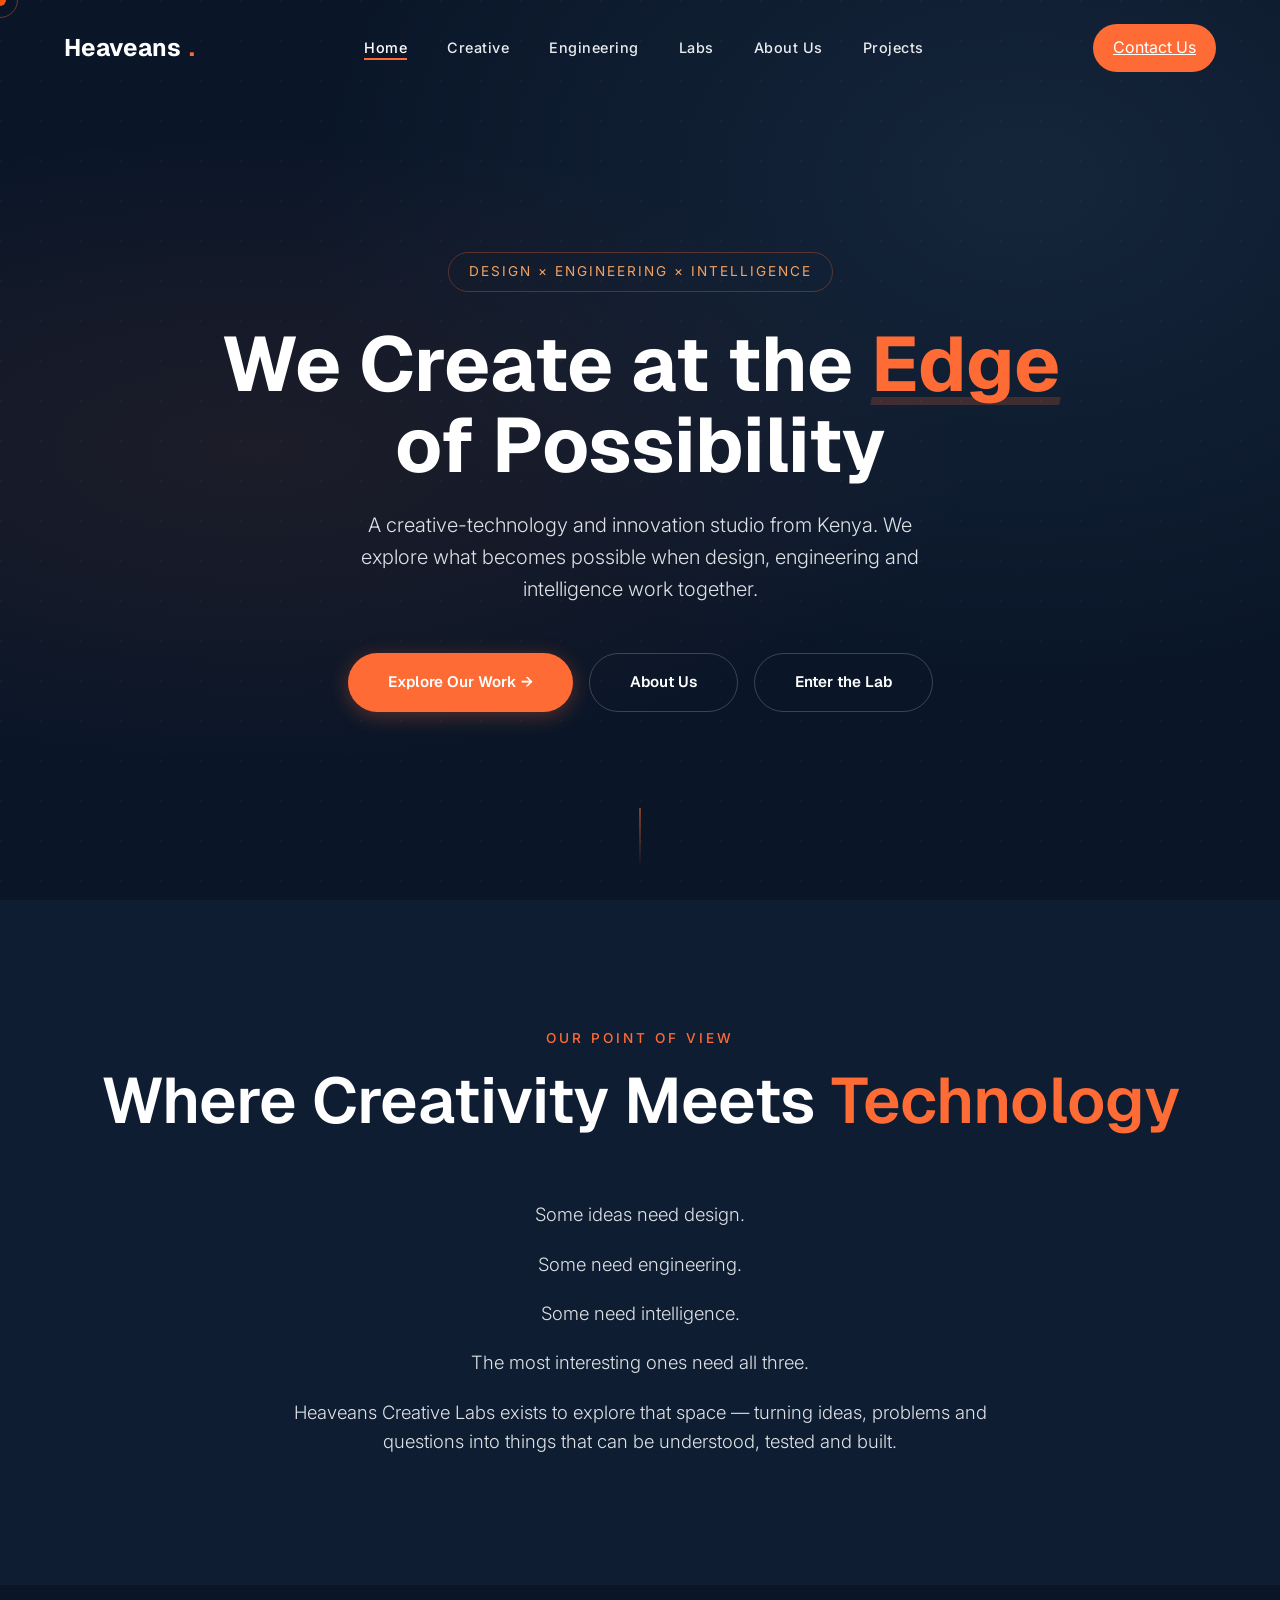
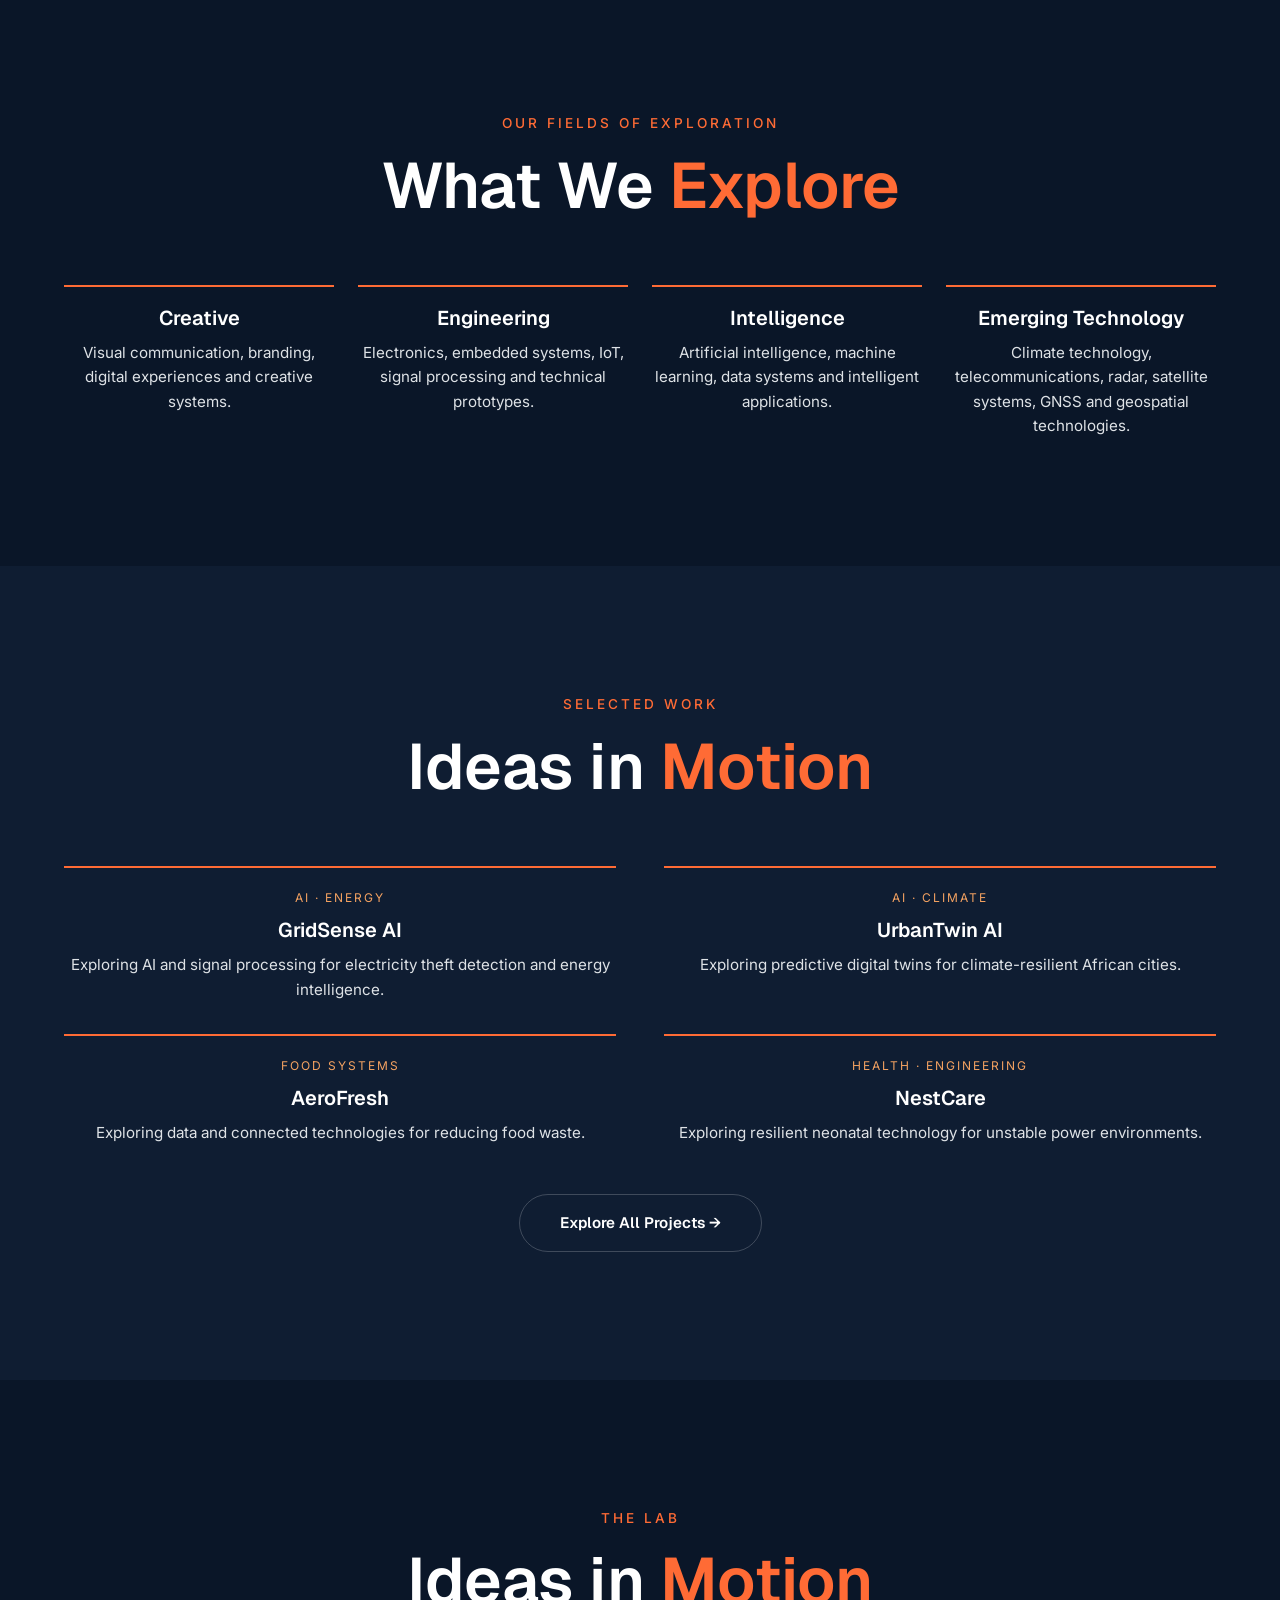
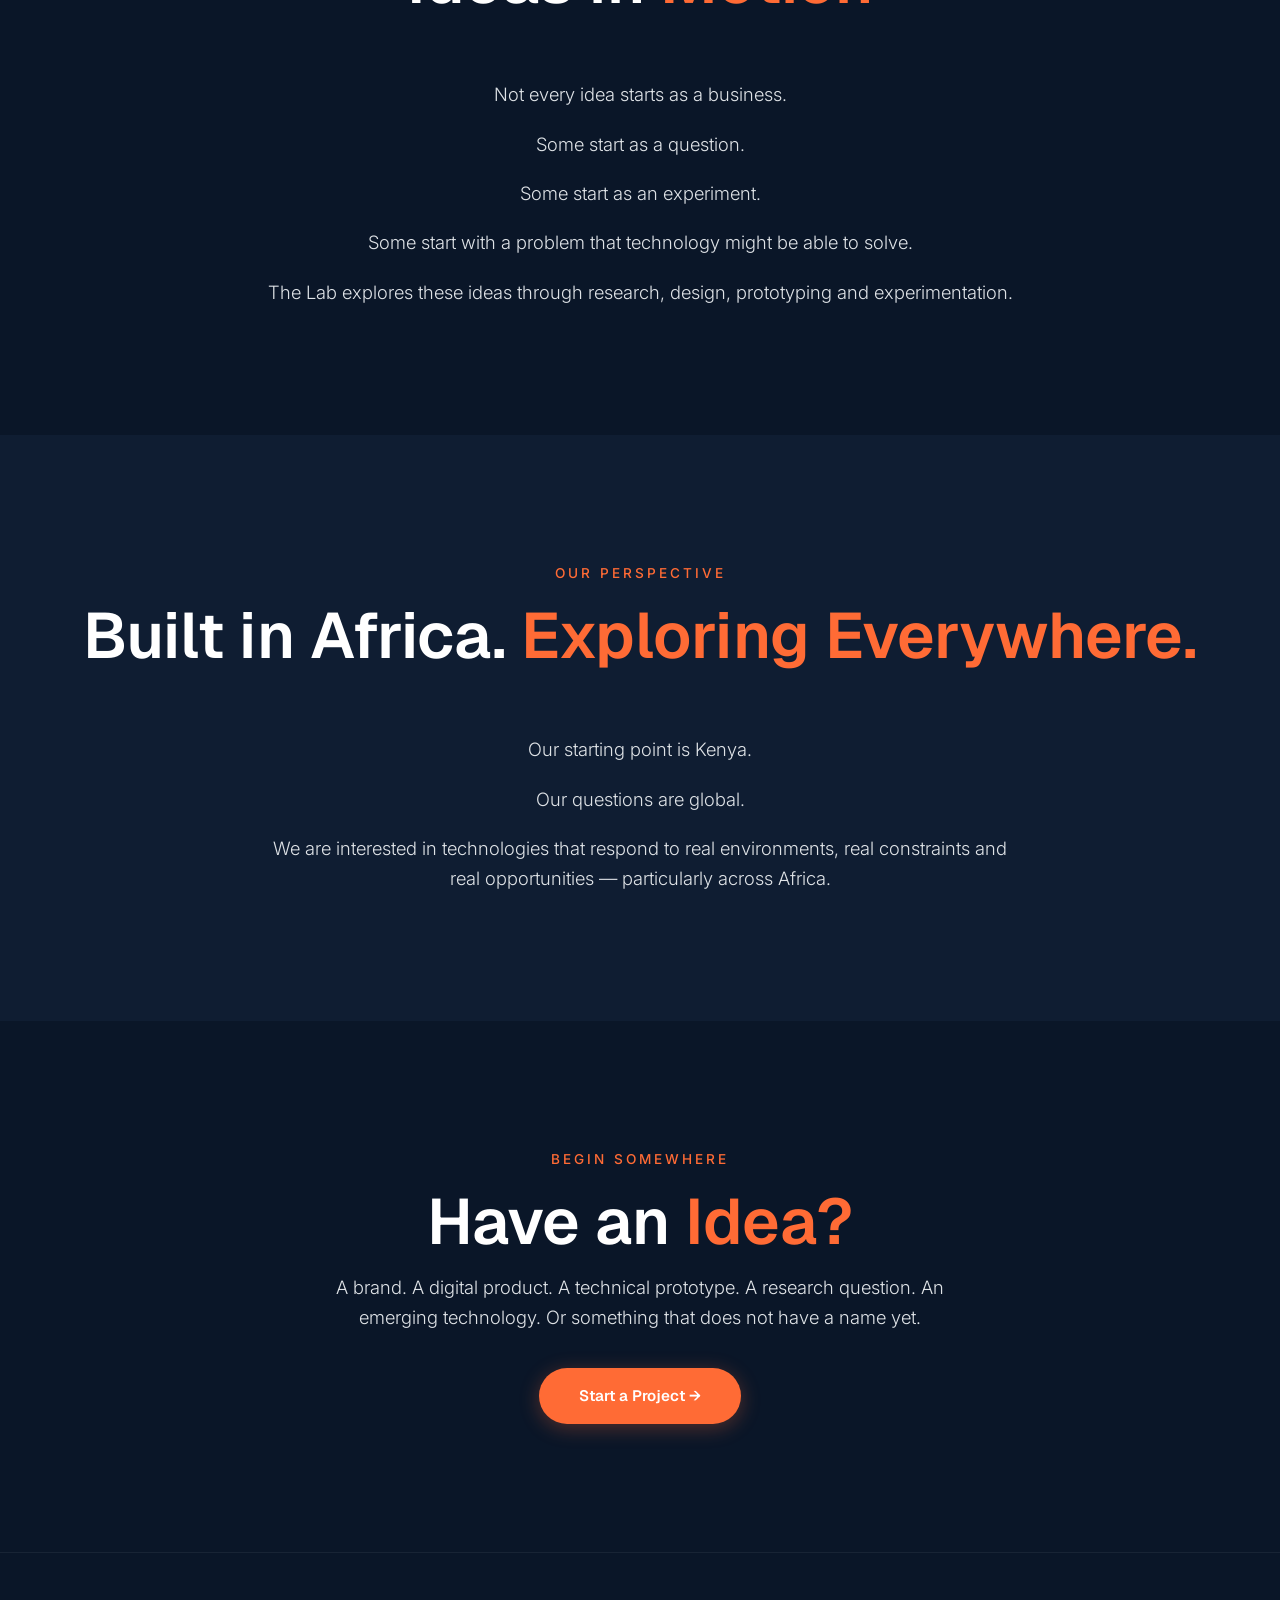
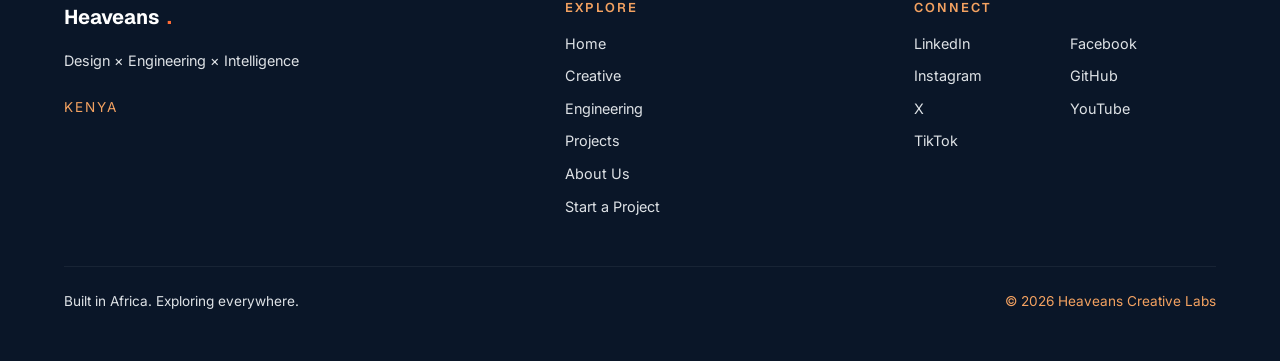
<file: index.html>
<!DOCTYPE html>
<html lang="en">
<head>
    <meta charset="UTF-8">
    <meta name="viewport" content="width=device-width, initial-scale=1.0">
    <title>Redirecting...</title>
    <script>
        window.location.href = './pages/index.html';
    </script>
</head>
<body>
    <p>Redirecting to the site... If you are not redirected automatically, <a href="./pages/index.html">click here</a>.</p>
</body>
</html>
</file>
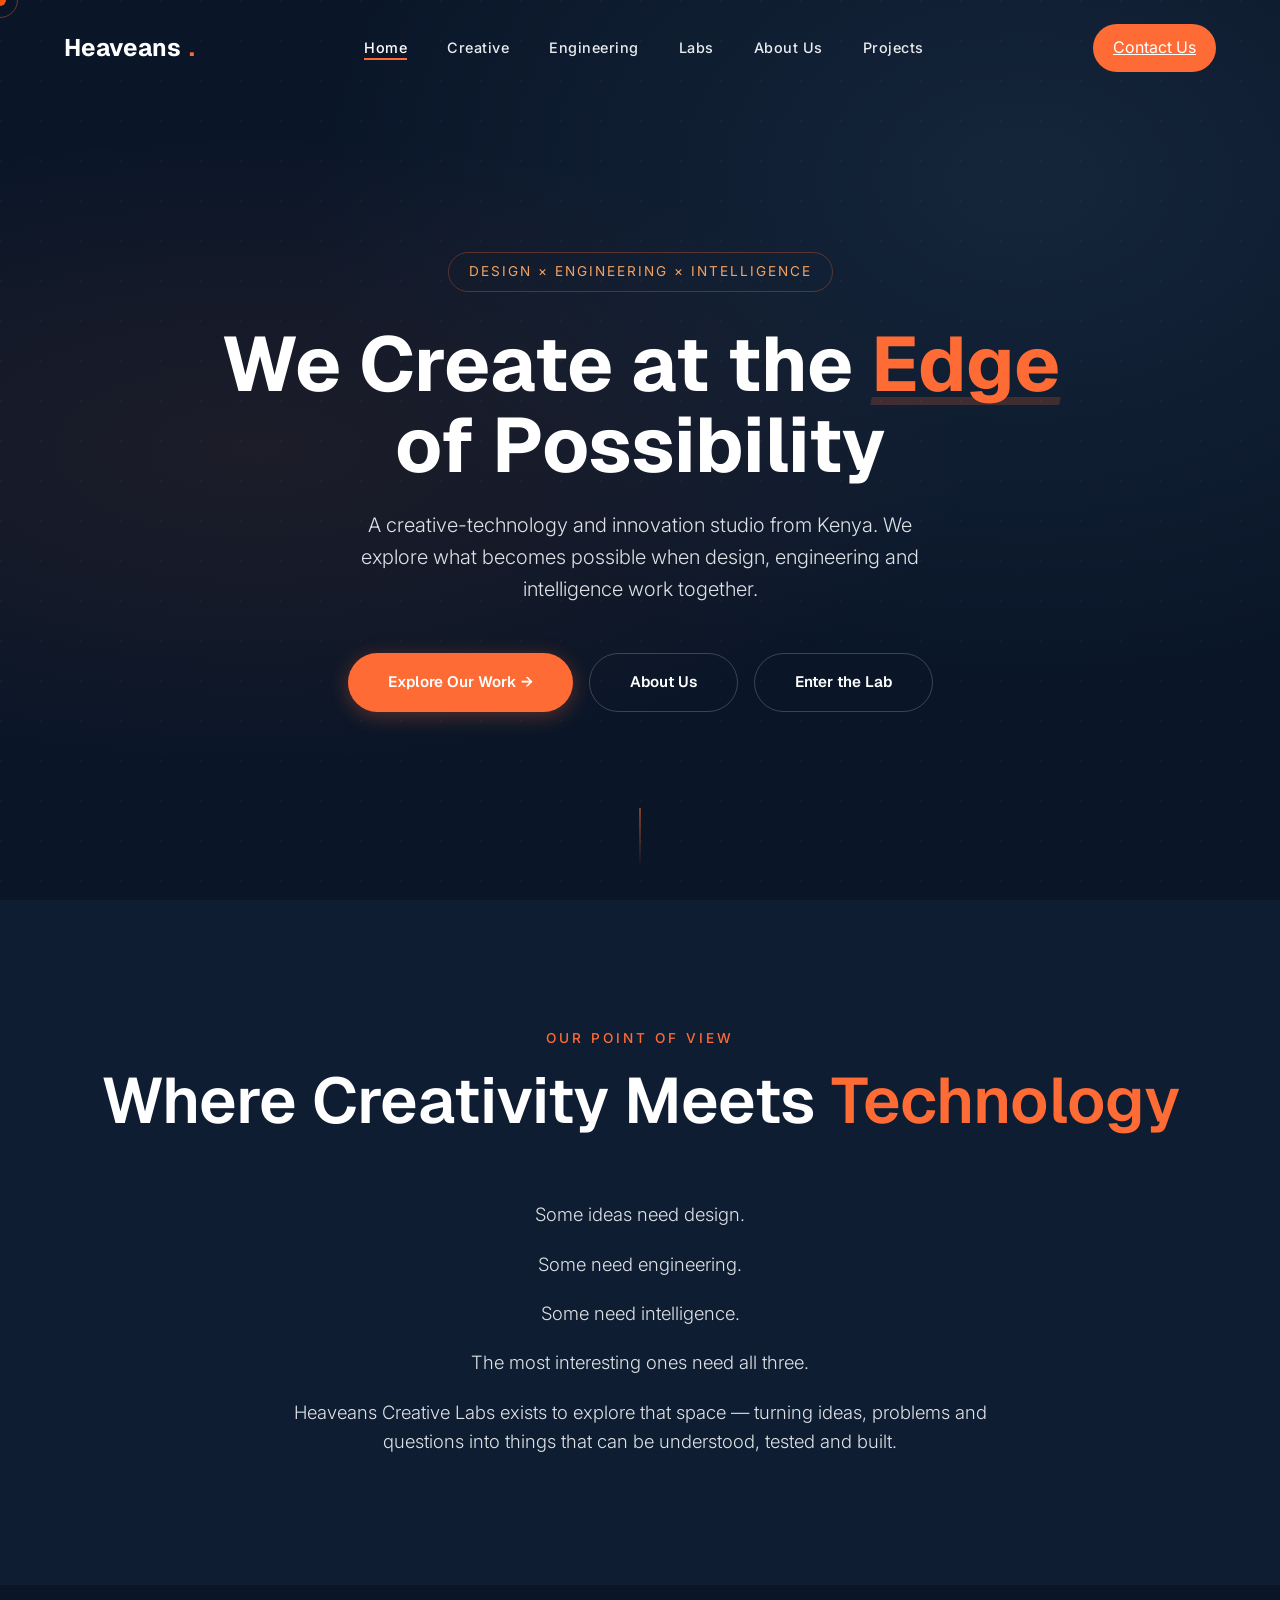
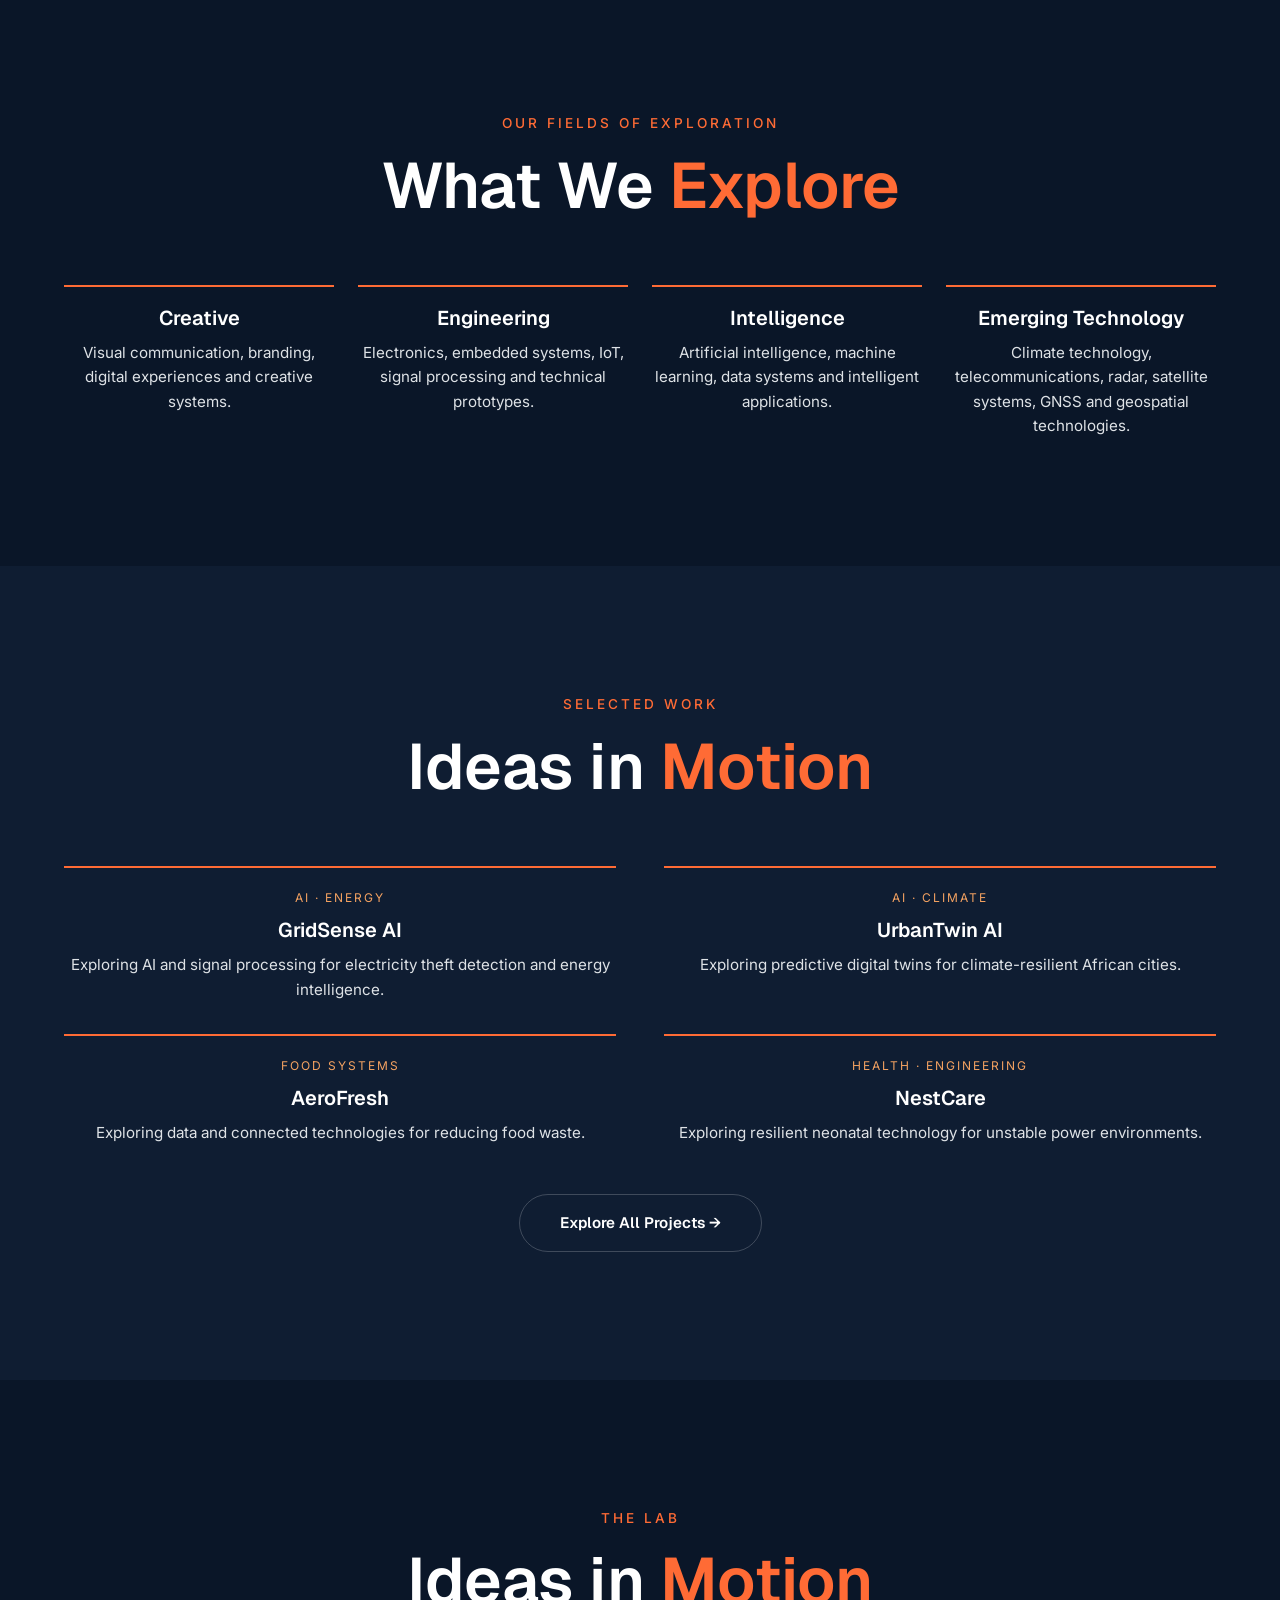
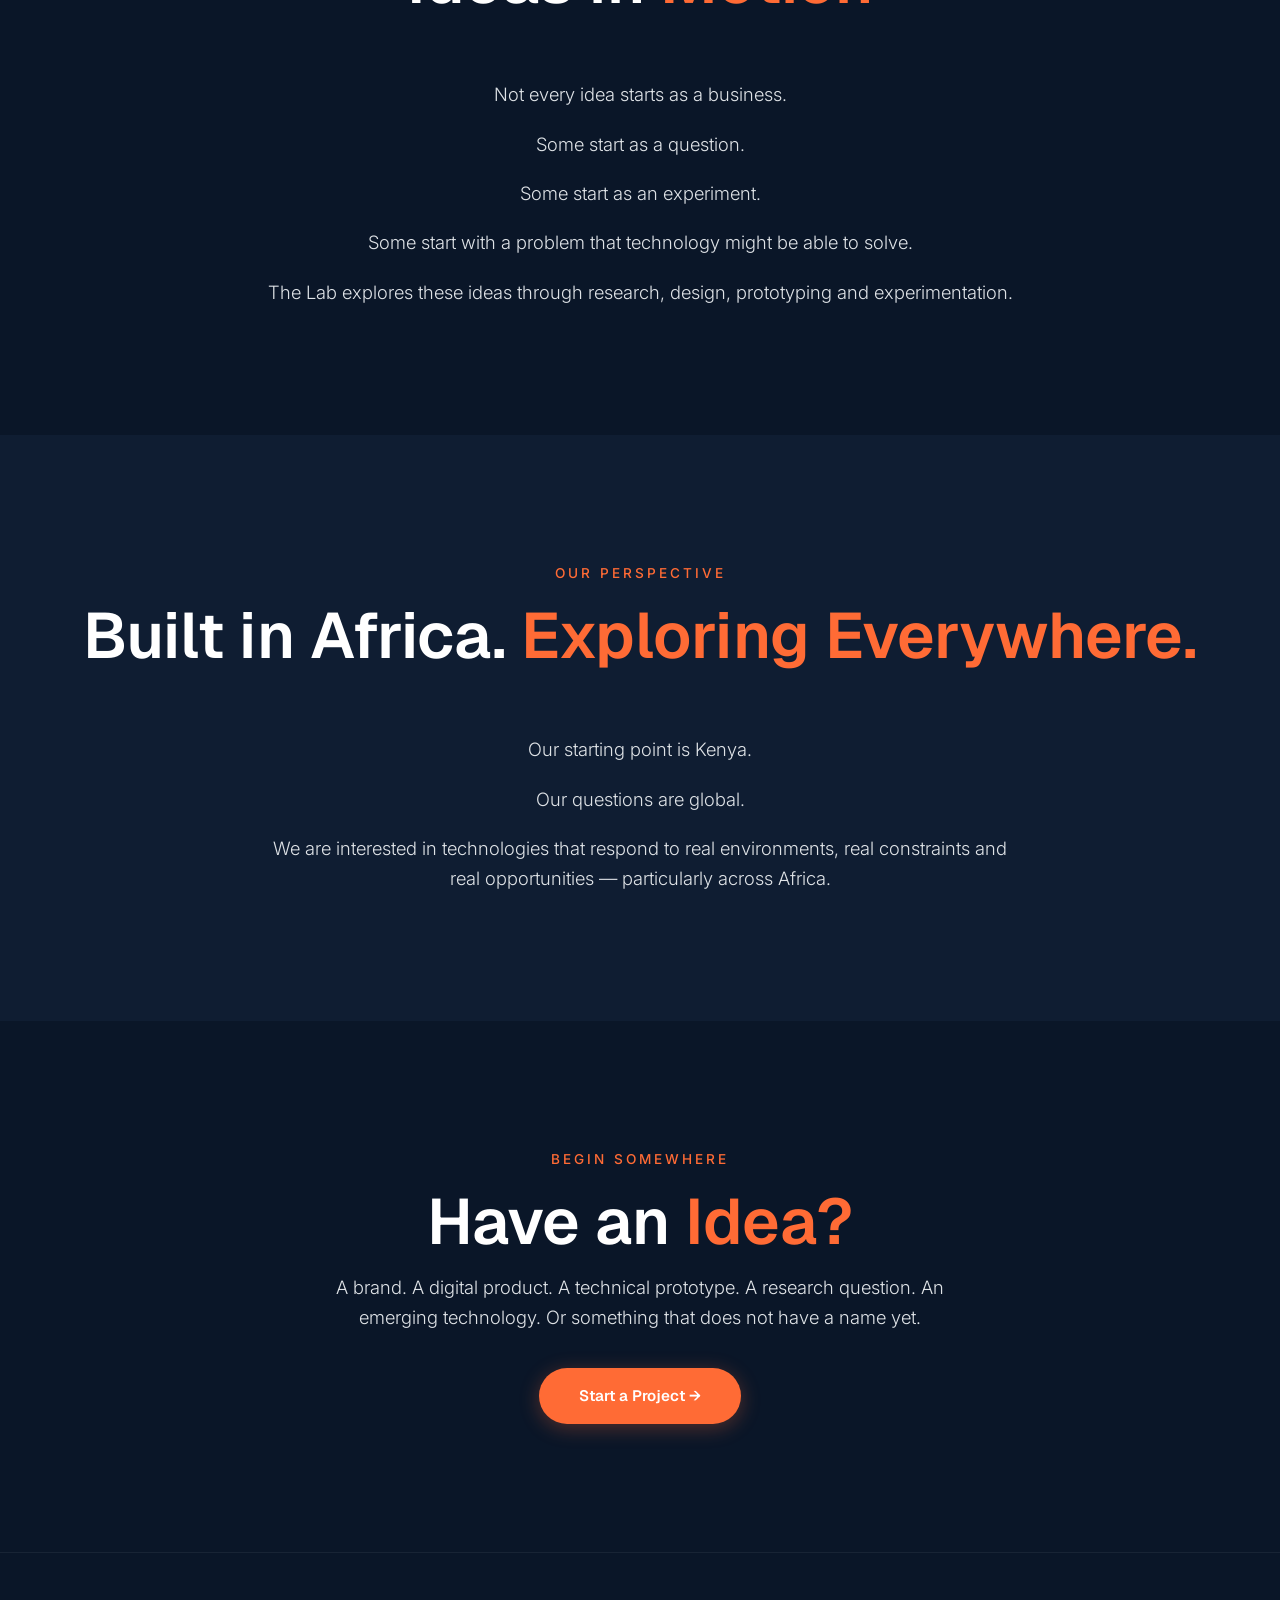
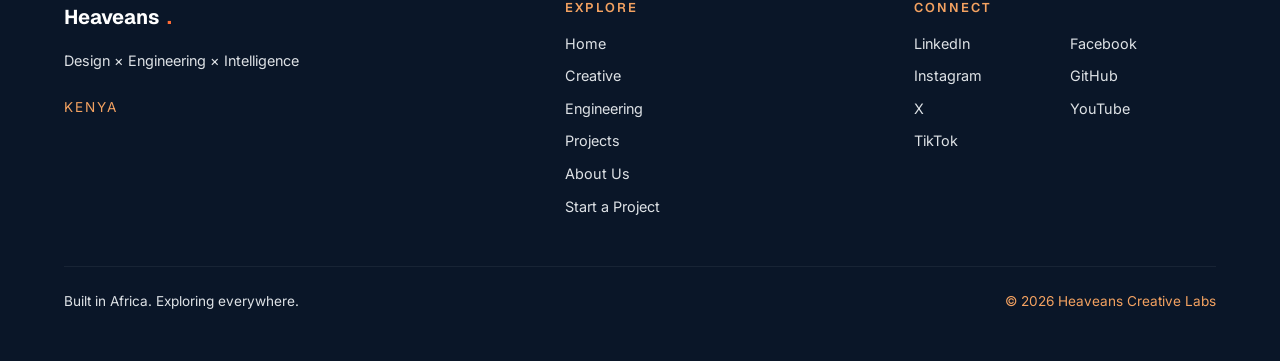
<file: pages/index.html>
<!DOCTYPE html>
<html lang="en">
<head>
    <meta charset="UTF-8">
    <meta name="viewport" content="width=device-width, initial-scale=1.0">
    <title>Heaveans Creative Labs - Design, Engineering & Intelligence</title>
    <link rel="preconnect" href="https://fonts.googleapis.com">
    <link rel="preconnect" href="https://fonts.gstatic.com" crossorigin>
    <link href="https://fonts.googleapis.com/css2?family=Geist:wght@300;400;500;600;700&family=Inter:wght@300;400;500;600&display=swap" rel="stylesheet">
    <link rel="stylesheet" href="../css/shared.css">
    <style>
        /* Home Section Specific Styles */
        #home {
            display: flex;
            align-items: center;
            justify-content: center;
            text-align: center;
            background:
                radial-gradient(ellipse at 20% 50%, rgba(255, 107, 53, 0.08) 0%, transparent 50%),
                radial-gradient(ellipse at 80% 20%, rgba(36, 59, 85, 0.4) 0%, transparent 50%),
                var(--navy-900);
            min-height: 100vh;
            padding: 8rem 4rem 4rem;
        }

        .hero-content {
            max-width: 900px;
        }

        .hero-label {
            display: inline-block;
            padding: 0.5rem 1.25rem;
            border: 1px solid rgba(255, 107, 53, 0.3);
            border-radius: 50px;
            font-size: 0.85rem;
            color: var(--orange-400);
            margin-bottom: 2rem;
            letter-spacing: 2px;
            text-transform: uppercase;
            animation: fadeInUp 1s ease 0.2s both;
        }

        .hero-title {
            font-size: clamp(2.5rem, 6vw, 5.25rem);
            font-weight: 700;
            margin-bottom: 1.5rem;
            line-height: 1.05;
            animation: fadeInUp 1s ease 0.4s both;
        }

        .hero-title .highlight {
            color: var(--orange-500);
            position: relative;
            display: inline-block;
        }

        .hero-title .highlight::after {
            content: '';
            position: absolute;
            bottom: 0;
            left: 0;
            width: 100%;
            height: 8px;
            background: rgba(255, 107, 53, 0.2);
            z-index: -1;
            transform: skewX(-12deg);
        }

        .hero-subtitle {
            font-size: 1.25rem;
            color: var(--white-300);
            max-width: 600px;
            margin: 0 auto 3rem;
            font-weight: 300;
            animation: fadeInUp 1s ease 0.6s both;
        }

        .hero-cta {
            display: flex;
            gap: 1rem;
            justify-content: center;
            animation: fadeInUp 1s ease 0.8s both;
        }

        .scroll-indicator {
            position: absolute;
            bottom: 2rem;
            left: 50%;
            transform: translateX(-50%);
            animation: bounce 2s infinite;
        }

        .scroll-indicator span {
            display: block;
            width: 1px;
            height: 60px;
            background: linear-gradient(to bottom, var(--orange-500), transparent);
        }

        @media (max-width: 768px) {
            #home {
                padding: 6rem 1.5rem 3rem;
            }

            .hero-cta {
                flex-direction: column;
                align-items: center;
            }
        }

        .home-band {
            min-height: auto;
            padding-top: 8rem;
            padding-bottom: 8rem;
            text-align: center;
        }

        .home-band.navy-light {
            background: var(--navy-800);
        }

        .home-copy {
            max-width: 760px;
            margin-right: auto;
            margin-left: auto;
            color: var(--white-300);
            font-size: 1.15rem;
            font-weight: 300;
        }

        .home-copy p + p {
            margin-top: 1.25rem;
        }

        .explore-grid,
        .project-list {
            display: grid;
            grid-template-columns: repeat(4, 1fr);
            gap: 1.5rem;
        }

        .explore-item,
        .project-item {
            border-top: 2px solid var(--orange-500);
            padding-top: 1.25rem;
        }

        .explore-item,
        .project-item {
            text-align: center;
        }

        .explore-item h3,
        .project-item h3 {
            font-size: 1.25rem;
            margin-bottom: 0.75rem;
        }

        .explore-item p,
        .project-item p {
            color: var(--white-300);
            font-size: 0.95rem;
        }

        .project-list {
            grid-template-columns: repeat(2, 1fr);
            gap: 2rem 3rem;
        }

        .project-item .project-type {
            color: var(--orange-400);
            font-size: 0.75rem;
            letter-spacing: 2px;
            text-transform: uppercase;
            margin-bottom: 0.75rem;
        }

        .home-cta {
            display: flex;
            flex-direction: column;
            align-items: center;
            gap: 2rem;
            text-align: center;
        }

        .home-cta .section-header {
            margin-bottom: 0;
        }

        .home-cta .home-copy {
            max-width: 620px;
        }

        .home-cta .btn {
            margin-top: 0.25rem;
        }

        @media (max-width: 768px) {
            .home-band {
                padding-top: 6rem;
                padding-bottom: 6rem;
            }

            .explore-grid,
            .project-list {
                grid-template-columns: 1fr;
            }

            .home-cta {
                align-items: center;
            }
        }
    </style>
</head>
<body>
    <!-- Loading Screen -->
    <div class="loading" id="loader">
        <div class="loader"></div>
    </div>

    <!-- Custom Cursor -->
    <div class="cursor" id="cursor"></div>
    <div class="cursor-follower" id="cursorFollower"></div>

    <!-- Navigation -->
    <nav id="navbar">
        <a href="index.html" class="logo">
            Heaveans<span>.</span>
        </a>
        <ul class="nav-links">
            <li><a href="index.html">Home</a></li>
            <li><a href="about.html">Creative</a></li>
            <li><a href="engineering.html">Engineering</a></li>
            <li><a href="labs.html">Labs</a></li>
            <li><a href="about-us.html">About Us</a></li>
            <li><a href="projects.html">Projects</a></li>
        </ul>
        <a href="start-project.html" class="nav-contact">Contact Us</a>
        <button class="mobile-menu-btn" onclick="toggleMobileMenu()">&#9776;</button>
    </nav>

    <!-- Mobile Menu -->
    <div id="mobileMenu">
        <a href="index.html">Home</a>
        <a href="about.html">Creative</a>
        <a href="engineering.html">Engineering</a>
        <a href="labs.html">Labs</a>
        <a href="about-us.html">About Us</a>
        <a href="projects.html">Projects</a>
        <a href="start-project.html">Contact Us</a>
        <button class="close-btn" onclick="toggleMobileMenu()">&#10005;</button>
    </div>

    <!-- Home Section -->
    <section id="home" class="visible">
        <div class="bg-pattern"></div>
        <div class="hero-content">
            <div class="hero-label">Design × Engineering × Intelligence</div>
            <h1 class="hero-title">
                We Create at the <span class="highlight">Edge</span><br>of Possibility
            </h1>
            <p class="hero-subtitle">
                A creative-technology and innovation studio from Kenya. We explore what becomes
                possible when design, engineering and intelligence work together.
            </p>
            <div class="hero-cta">
                <a href="projects.html" class="btn btn-primary">
                    Explore Our Work &rarr;
                </a>
                <a href="about-us.html" class="btn btn-secondary">
                    About Us
                </a>
                <a href="start-project.html" class="btn btn-secondary">
                    Enter the Lab
                </a>
            </div>
        </div>
        <div class="scroll-indicator">
            <span></span>
        </div>
    </section>

    <section class="home-band navy-light visible">
        <div class="section-header">
            <div class="section-label">Our Point of View</div>
            <h2 class="section-title">Where Creativity Meets <span class="text-orange">Technology</span></h2>
        </div>
        <div class="home-copy">
            <p>Some ideas need design.</p>
            <p>Some need engineering.</p>
            <p>Some need intelligence.</p>
            <p>The most interesting ones need all three.</p>
            <p>Heaveans Creative Labs exists to explore that space — turning ideas, problems and questions into things that can be understood, tested and built.</p>
        </div>
    </section>

    <section class="home-band visible">
        <div class="section-header">
            <div class="section-label">Our Fields of Exploration</div>
            <h2 class="section-title">What We <span class="text-orange">Explore</span></h2>
        </div>
        <div class="explore-grid">
            <article class="explore-item"><h3>Creative</h3><p>Visual communication, branding, digital experiences and creative systems.</p></article>
            <article class="explore-item"><h3>Engineering</h3><p>Electronics, embedded systems, IoT, signal processing and technical prototypes.</p></article>
            <article class="explore-item"><h3>Intelligence</h3><p>Artificial intelligence, machine learning, data systems and intelligent applications.</p></article>
            <article class="explore-item"><h3>Emerging Technology</h3><p>Climate technology, telecommunications, radar, satellite systems, GNSS and geospatial technologies.</p></article>
        </div>
    </section>

    <section class="home-band navy-light visible">
        <div class="section-header">
            <div class="section-label">Selected Work</div>
            <h2 class="section-title">Ideas in <span class="text-orange">Motion</span></h2>
        </div>
        <div class="project-list">
            <article class="project-item"><div class="project-type">AI · Energy</div><h3>GridSense AI</h3><p>Exploring AI and signal processing for electricity theft detection and energy intelligence.</p></article>
            <article class="project-item"><div class="project-type">AI · Climate</div><h3>UrbanTwin AI</h3><p>Exploring predictive digital twins for climate-resilient African cities.</p></article>
            <article class="project-item"><div class="project-type">Food Systems</div><h3>AeroFresh</h3><p>Exploring data and connected technologies for reducing food waste.</p></article>
            <article class="project-item"><div class="project-type">Health · Engineering</div><h3>NestCare</h3><p>Exploring resilient neonatal technology for unstable power environments.</p></article>
        </div>
        <a href="projects.html" class="btn btn-secondary" style="margin-top: 3rem;">Explore All Projects &rarr;</a>
    </section>

    <section class="home-band visible">
        <div class="section-header">
            <div class="section-label">The Lab</div>
            <h2 class="section-title">Ideas in <span class="text-orange">Motion</span></h2>
        </div>
        <div class="home-copy">
            <p>Not every idea starts as a business.</p>
            <p>Some start as a question.</p>
            <p>Some start as an experiment.</p>
            <p>Some start with a problem that technology might be able to solve.</p>
            <p>The Lab explores these ideas through research, design, prototyping and experimentation.</p>
        </div>
    </section>

    <section class="home-band navy-light visible">
        <div class="section-header">
            <div class="section-label">Our Perspective</div>
            <h2 class="section-title">Built in Africa. <span class="text-orange">Exploring Everywhere.</span></h2>
        </div>
        <div class="home-copy">
            <p>Our starting point is Kenya.</p>
            <p>Our questions are global.</p>
            <p>We are interested in technologies that respond to real environments, real constraints and real opportunities — particularly across Africa.</p>
        </div>
    </section>

    <section class="home-band home-cta visible">
        <div class="section-header">
            <div class="section-label">Begin Somewhere</div>
            <h2 class="section-title">Have an <span class="text-orange">Idea?</span></h2>
            <div class="home-copy"><p>A brand. A digital product. A technical prototype. A research question. An emerging technology. Or something that does not have a name yet.</p></div>
        </div>
        <a href="start-project.html" class="btn btn-primary">Start a Project &rarr;</a>
    </section>

    <!-- Footer -->
    <footer class="site-footer"><div class="footer-grid"><div class="footer-brand"><div class="logo">Heaveans<span>.</span></div><p>Design &times; Engineering &times; Intelligence</p><span class="footer-location">Kenya</span></div><div class="footer-column"><h3>Explore</h3><ul class="footer-links"><li><a href="index.html">Home</a></li><li><a href="about.html">Creative</a></li><li><a href="engineering.html">Engineering</a></li><li><a href="projects.html">Projects</a></li><li><a href="about-us.html">About Us</a></li><li><a href="start-project.html">Start a Project</a></li></ul></div><div class="footer-column"><h3>Connect</h3><ul class="footer-links footer-connect"><li><a href="https://linkedin.com" target="_blank">LinkedIn</a></li><li><a href="https://facebook.com" target="_blank">Facebook</a></li><li><a href="https://instagram.com" target="_blank">Instagram</a></li><li><a href="https://github.com" target="_blank">GitHub</a></li><li><a href="https://x.com" target="_blank">X</a></li><li><a href="https://youtube.com" target="_blank">YouTube</a></li><li><a href="https://tiktok.com" target="_blank">TikTok</a></li></ul></div></div><div class="footer-bottom"><p>Built in Africa. Exploring everywhere.</p><p>&copy; 2026 Heaveans Creative Labs</p></div></footer>

    <script src="../js/shared.js"></script>
</body>
</html>
</file>
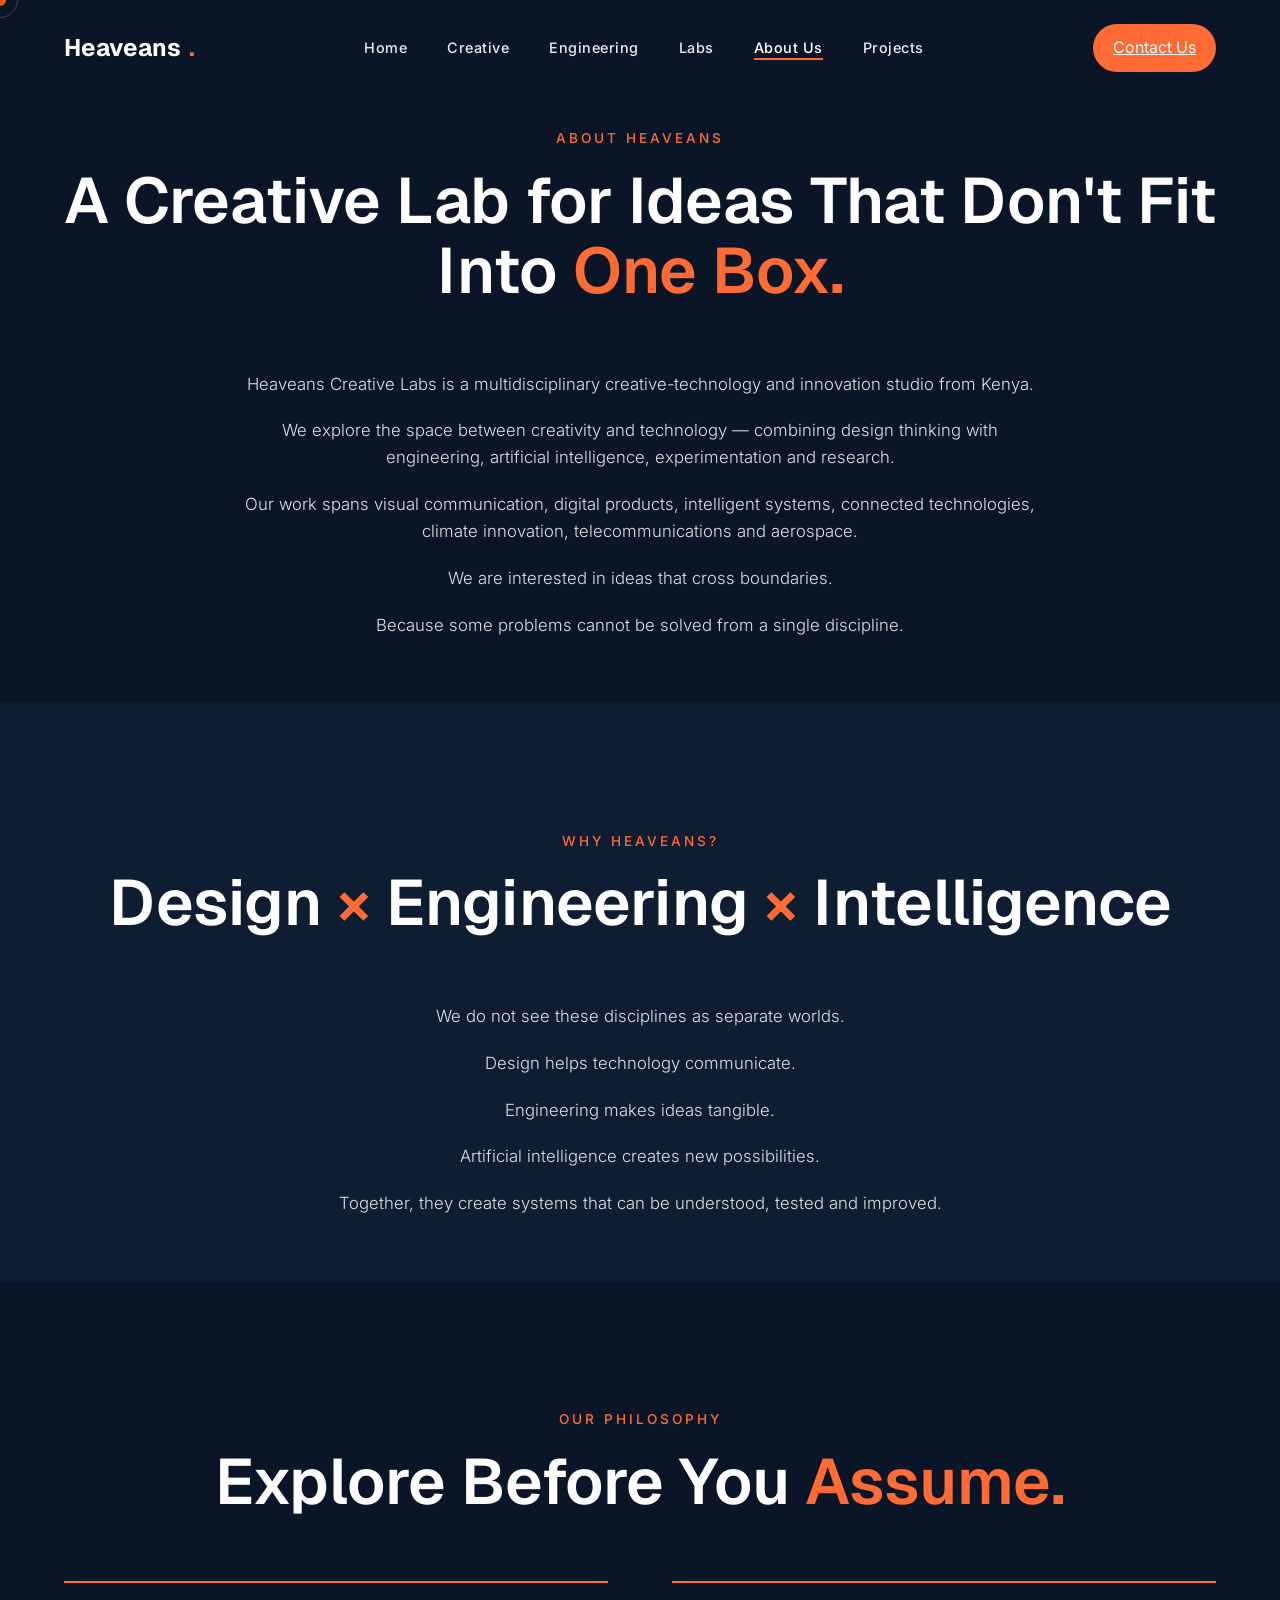
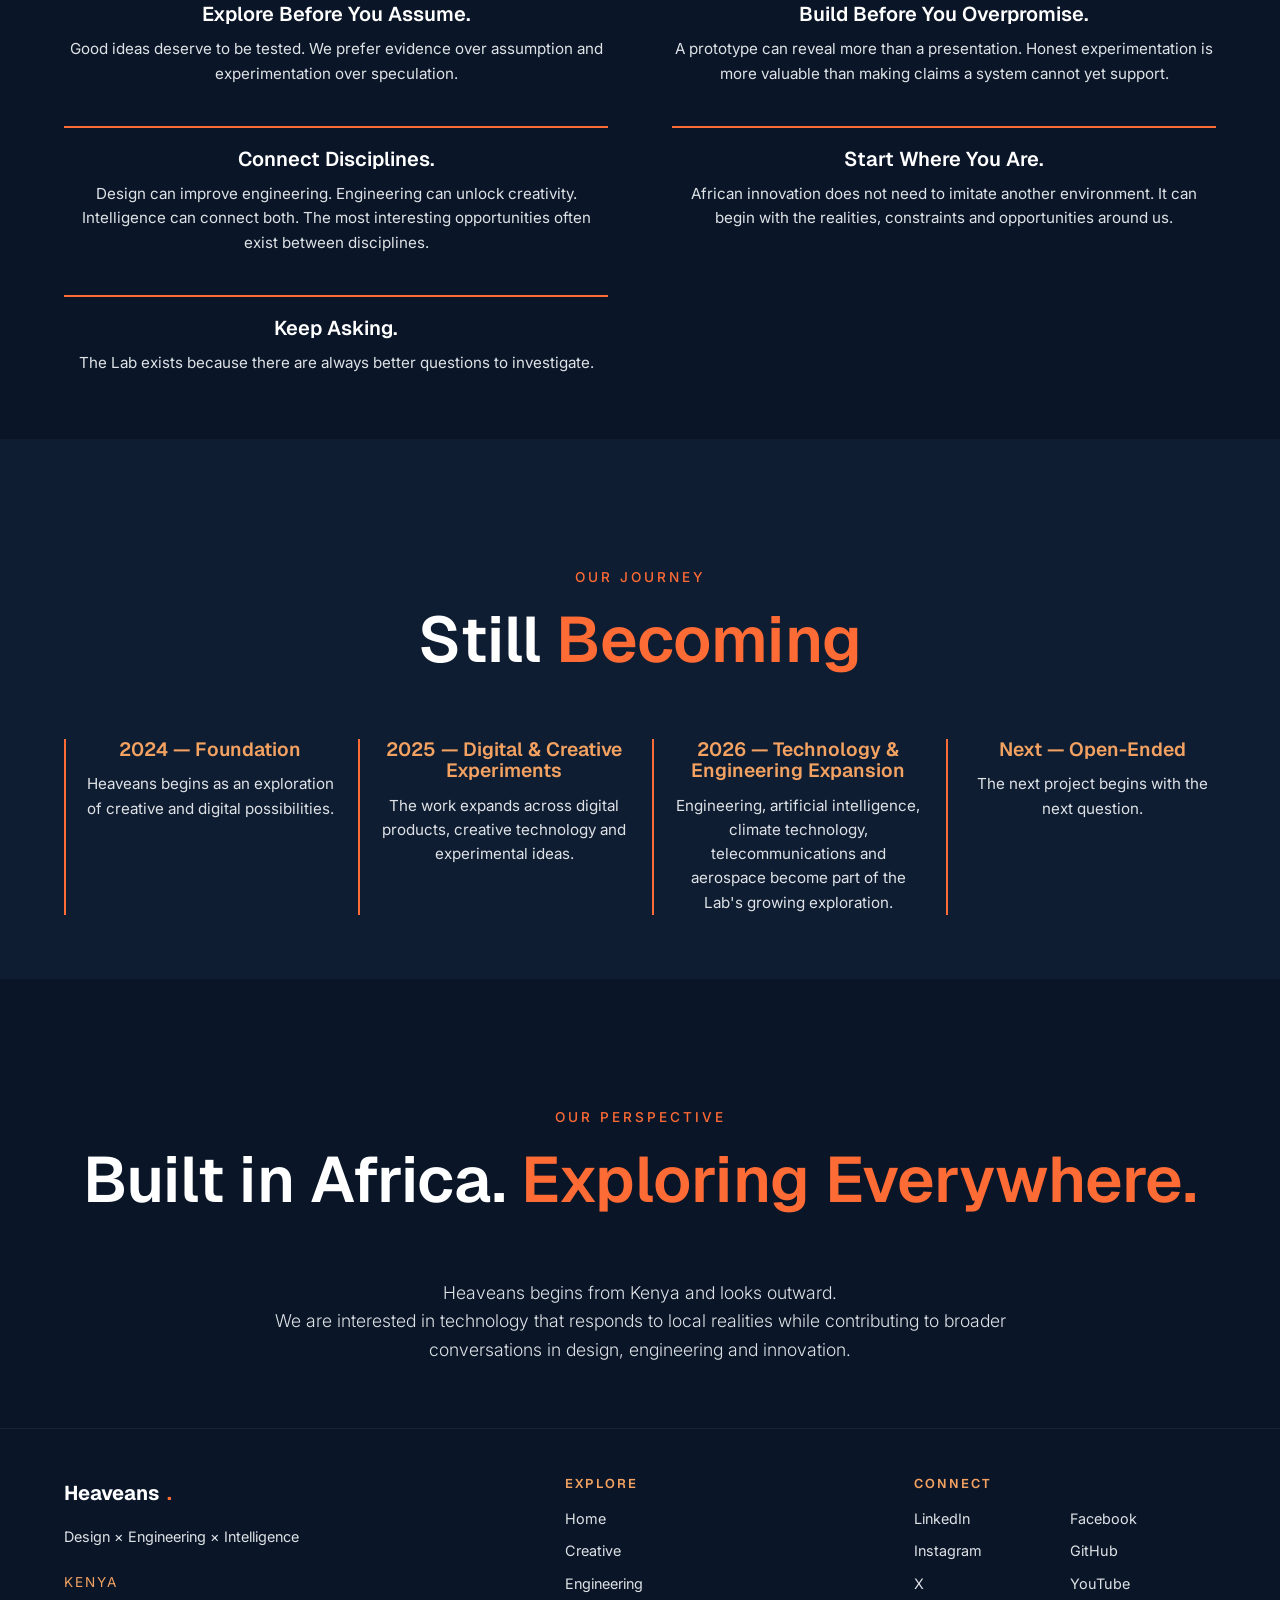
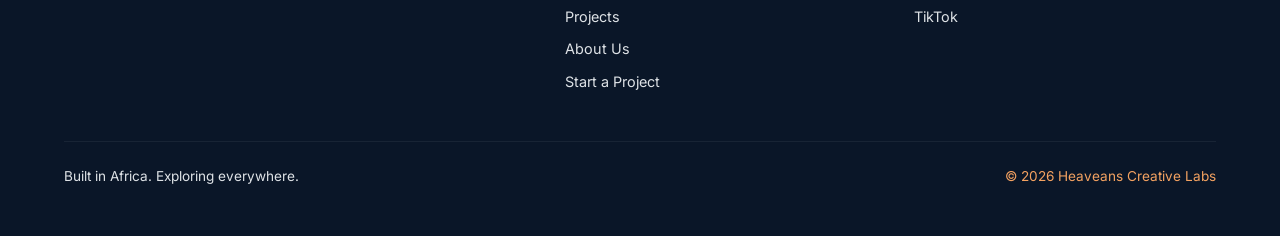
<file: pages/about-us.html>
<!DOCTYPE html>
<html lang="en">
<head>
    <meta charset="UTF-8">
    <meta name="viewport" content="width=device-width, initial-scale=1.0">
    <title>About Us - Heaveans Creative Labs</title>
    <link rel="preconnect" href="https://fonts.googleapis.com">
    <link rel="preconnect" href="https://fonts.gstatic.com" crossorigin>
    <link href="https://fonts.googleapis.com/css2?family=Geist:wght@300;400;500;600;700&family=Inter:wght@300;400;500;600&display=swap" rel="stylesheet">
    <link rel="stylesheet" href="../css/shared.css">
    <style>
        #about-us { background: var(--navy-900); }
        .about-layout { display: grid; grid-template-columns: minmax(0, 1.15fr) minmax(280px, 0.85fr); gap: 5rem; align-items: start; }
        .about-lead { font: 300 clamp(1.5rem, 3vw, 2.35rem)/1.35 'Geist', sans-serif; color: var(--white); }
        .about-copy { color: var(--white-300); margin-top: 1.5rem; max-width: 620px; }
        .about-aside { border-left: 2px solid var(--orange-500); padding-left: 2rem; }
        .about-aside h3 { font-size: 1rem; color: var(--orange-400); text-transform: uppercase; letter-spacing: 2px; margin-bottom: 1.5rem; }
        .about-aside p { color: var(--white-300); margin-bottom: 1.25rem; }
        .values { min-height: auto; background: var(--navy-800); }
        .values-grid { display: grid; grid-template-columns: repeat(3, 1fr); gap: 2rem; }
        .value h3 { font-size: 1.3rem; margin-bottom: 0.75rem; }
        .value p { color: var(--white-300); font-size: 0.95rem; }
        .about-copy p + p, .philosophy-copy p + p { margin-top: 1.25rem; }
        .about-section { min-height: auto; background: var(--navy-900); }
        .about-section.alt { background: var(--navy-800); }
        .about-copy, .philosophy-copy { max-width: 800px; margin-right: auto; margin-left: auto; color: var(--white-300); font-size: 1.05rem; font-weight: 300; }
        .philosophy-grid { display: grid; grid-template-columns: repeat(2, 1fr); gap: 2.5rem 4rem; }
        .philosophy-item { border-top: 2px solid var(--orange-500); padding-top: 1.25rem; }
        .philosophy-item h3 { font-size: 1.25rem; margin-bottom: 0.75rem; }
        .philosophy-item p { color: var(--white-300); font-size: 0.95rem; }
        .journey { display: grid; grid-template-columns: repeat(4, 1fr); gap: 1.5rem; }
        .journey-item { border-left: 2px solid var(--orange-500); padding-left: 1.25rem; }
        .journey-item h3 { color: var(--orange-400); font-size: 1.2rem; margin-bottom: 0.75rem; }
        .journey-item p { color: var(--white-300); font-size: 0.95rem; }
        .outlook { max-width: 800px; margin-right: auto; margin-left: auto; color: var(--white-300); font-size: 1.1rem; font-weight: 300; }
        @media (max-width: 768px) { .about-layout, .values-grid, .philosophy-grid, .journey { grid-template-columns: 1fr; gap: 2.5rem; } .about-aside { padding-left: 1.25rem; } }
    </style>
</head>
<body>
    <div class="loading" id="loader"><div class="loader"></div></div>
    <div class="cursor" id="cursor"></div><div class="cursor-follower" id="cursorFollower"></div>
    <nav id="navbar">
        <a href="index.html" class="logo">Heaveans<span>.</span></a>
        <ul class="nav-links">
            <li><a href="index.html">Home</a></li><li><a href="about.html">Creative</a></li>
            <li><a href="engineering.html">Engineering</a></li><li><a href="labs.html">Labs</a></li><li><a href="about-us.html">About Us</a></li>
            <li><a href="projects.html">Projects</a></li>
        </ul>
        <a href="start-project.html" class="nav-contact">Contact Us</a>
        <button class="mobile-menu-btn" onclick="toggleMobileMenu()">&#9776;</button>
    </nav>
    <div id="mobileMenu">
        <a href="index.html">Home</a><a href="about.html">Creative</a><a href="engineering.html">Engineering</a><a href="labs.html">Labs</a>
        <a href="about-us.html">About Us</a><a href="projects.html">Projects</a><a href="start-project.html">Contact Us</a>
        <button class="close-btn" onclick="toggleMobileMenu()">&#10005;</button>
    </div>
    <section id="about-us" class="about-section visible">
        <div class="section-header"><div class="section-label">About Heaveans</div><h1 class="section-title">A Creative Lab for Ideas That Don't Fit Into <span class="text-orange">One Box.</span></h1></div>
        <div class="about-copy"><p>Heaveans Creative Labs is a multidisciplinary creative-technology and innovation studio from Kenya.</p><p>We explore the space between creativity and technology — combining design thinking with engineering, artificial intelligence, experimentation and research.</p><p>Our work spans visual communication, digital products, intelligent systems, connected technologies, climate innovation, telecommunications and aerospace.</p><p>We are interested in ideas that cross boundaries.</p><p>Because some problems cannot be solved from a single discipline.</p></div>
    </section>
    <section class="about-section alt visible">
        <div class="section-header"><div class="section-label">Why Heaveans?</div><h2 class="section-title">Design <span class="text-orange">×</span> Engineering <span class="text-orange">×</span> Intelligence</h2></div>
        <div class="about-copy"><p>We do not see these disciplines as separate worlds.</p><p>Design helps technology communicate.</p><p>Engineering makes ideas tangible.</p><p>Artificial intelligence creates new possibilities.</p><p>Together, they create systems that can be understood, tested and improved.</p></div>
    </section>
    <section class="about-section visible">
        <div class="section-header"><div class="section-label">Our Philosophy</div><h2 class="section-title">Explore Before You <span class="text-orange">Assume.</span></h2></div>
        <div class="philosophy-grid"><article class="philosophy-item"><h3>Explore Before You Assume.</h3><p>Good ideas deserve to be tested. We prefer evidence over assumption and experimentation over speculation.</p></article><article class="philosophy-item"><h3>Build Before You Overpromise.</h3><p>A prototype can reveal more than a presentation. Honest experimentation is more valuable than making claims a system cannot yet support.</p></article><article class="philosophy-item"><h3>Connect Disciplines.</h3><p>Design can improve engineering. Engineering can unlock creativity. Intelligence can connect both. The most interesting opportunities often exist between disciplines.</p></article><article class="philosophy-item"><h3>Start Where You Are.</h3><p>African innovation does not need to imitate another environment. It can begin with the realities, constraints and opportunities around us.</p></article><article class="philosophy-item"><h3>Keep Asking.</h3><p>The Lab exists because there are always better questions to investigate.</p></article></div>
    </section>
    <section class="about-section alt visible">
        <div class="section-header"><div class="section-label">Our Journey</div><h2 class="section-title">Still <span class="text-orange">Becoming</span></h2></div>
        <div class="journey"><article class="journey-item"><h3>2024 — Foundation</h3><p>Heaveans begins as an exploration of creative and digital possibilities.</p></article><article class="journey-item"><h3>2025 — Digital &amp; Creative Experiments</h3><p>The work expands across digital products, creative technology and experimental ideas.</p></article><article class="journey-item"><h3>2026 — Technology &amp; Engineering Expansion</h3><p>Engineering, artificial intelligence, climate technology, telecommunications and aerospace become part of the Lab's growing exploration.</p></article><article class="journey-item"><h3>Next — Open-Ended</h3><p>The next project begins with the next question.</p></article></div>
    </section>
    <section class="about-section visible"><div class="section-header"><div class="section-label">Our Perspective</div><h2 class="section-title">Built in Africa. <span class="text-orange">Exploring Everywhere.</span></h2></div><div class="outlook"><p>Heaveans begins from Kenya and looks outward.</p><p>We are interested in technology that responds to local realities while contributing to broader conversations in design, engineering and innovation.</p></div></section>
    <footer class="site-footer"><div class="footer-grid"><div class="footer-brand"><div class="logo">Heaveans<span>.</span></div><p>Design &times; Engineering &times; Intelligence</p><span class="footer-location">Kenya</span></div><div class="footer-column"><h3>Explore</h3><ul class="footer-links"><li><a href="index.html">Home</a></li><li><a href="about.html">Creative</a></li><li><a href="engineering.html">Engineering</a></li><li><a href="projects.html">Projects</a></li><li><a href="about-us.html">About Us</a></li><li><a href="start-project.html">Start a Project</a></li></ul></div><div class="footer-column"><h3>Connect</h3><ul class="footer-links footer-connect"><li><a href="https://linkedin.com" target="_blank">LinkedIn</a></li><li><a href="https://facebook.com" target="_blank">Facebook</a></li><li><a href="https://instagram.com" target="_blank">Instagram</a></li><li><a href="https://github.com" target="_blank">GitHub</a></li><li><a href="https://x.com" target="_blank">X</a></li><li><a href="https://youtube.com" target="_blank">YouTube</a></li><li><a href="https://tiktok.com" target="_blank">TikTok</a></li></ul></div></div><div class="footer-bottom"><p>Built in Africa. Exploring everywhere.</p><p>&copy; 2026 Heaveans Creative Labs</p></div></footer>
    <script src="../js/shared.js"></script>
</body>
</html>
</file>
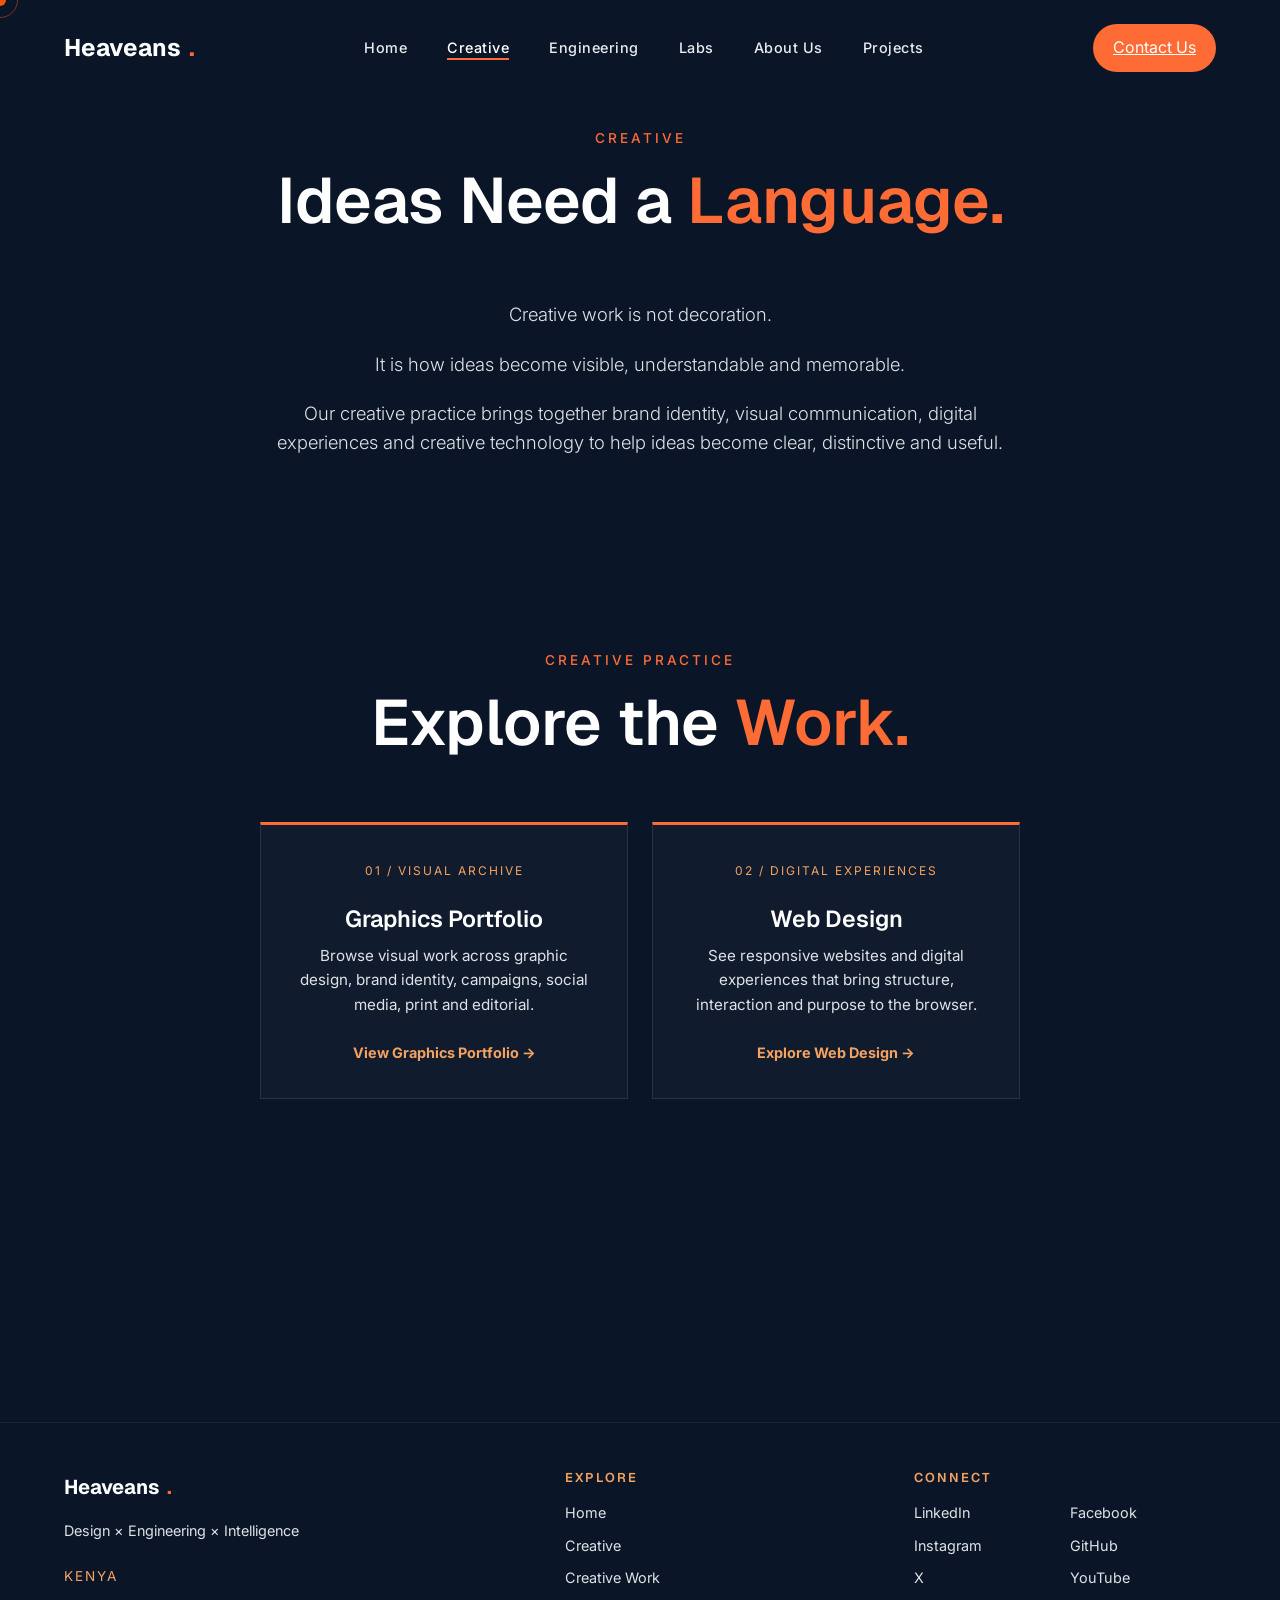
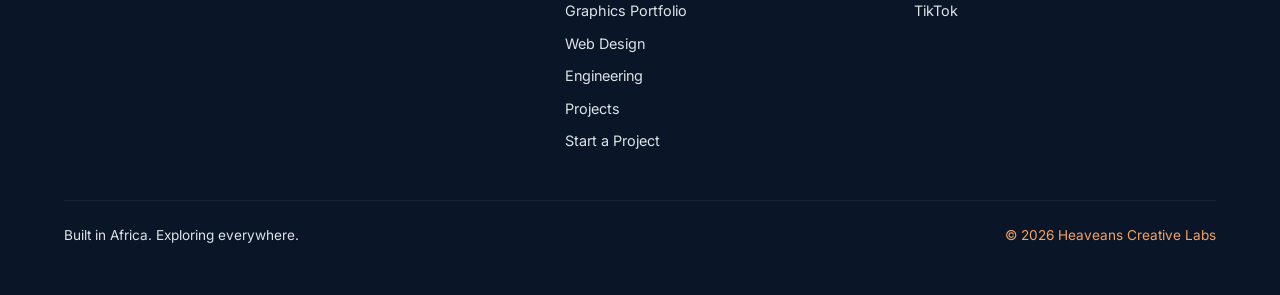
<file: pages/about.html>
<!DOCTYPE html>
<html lang="en">
<head>
    <meta charset="UTF-8"><meta name="viewport" content="width=device-width, initial-scale=1.0">
    <title>Creative - Heaveans Creative Labs</title>
    <link rel="preconnect" href="https://fonts.googleapis.com"><link rel="preconnect" href="https://fonts.gstatic.com" crossorigin><link href="https://fonts.googleapis.com/css2?family=Geist:wght@300;400;500;600;700&family=Inter:wght@300;400;500;600&display=swap" rel="stylesheet"><link rel="stylesheet" href="../css/shared.css">
    <style>
        #creative { min-height: auto; background: var(--navy-900); }
        .creative-intro { max-width: 760px; margin: 0 auto; color: var(--white-300); font-size: 1.15rem; font-weight: 300; }
        .creative-intro p + p { margin-top: 1.25rem; }
        .creative-choices { display: grid; grid-template-columns: repeat(2, minmax(0, 1fr)); gap: 1.5rem; max-width: 760px; margin: 0 auto; }
        .creative-choice { border: 1px solid rgba(255,255,255,.1); border-top: 3px solid var(--orange-500); padding: 2rem; color: var(--white); text-decoration: none; background: rgba(255,255,255,.025); transition: transform .35s, border-color .35s; }
        .creative-choice:hover { transform: translateY(-6px); border-color: var(--orange-500); }
        .creative-choice span { color: var(--orange-400); font-size: .75rem; letter-spacing: 2px; }
        .creative-choice h2 { font-size: 1.45rem; margin: 1.5rem 0 .75rem; }
        .creative-choice p { color: var(--white-300); font-size: .95rem; }
        .creative-choice strong { display: inline-block; margin-top: 1.5rem; color: var(--orange-400); font-size: .9rem; }
        @media(max-width:768px){.creative-choices{grid-template-columns:1fr}}
    </style>
</head>
<body>
    <div class="loading" id="loader"><div class="loader"></div></div><div class="cursor" id="cursor"></div><div class="cursor-follower" id="cursorFollower"></div>
    <nav id="navbar"><a href="index.html" class="logo">Heaveans<span>.</span></a><ul class="nav-links"><li><a href="index.html">Home</a></li><li><a href="about.html">Creative</a></li><li><a href="engineering.html">Engineering</a></li><li><a href="labs.html">Labs</a></li><li><a href="about-us.html">About Us</a></li><li><a href="projects.html">Projects</a></li></ul><a href="start-project.html" class="nav-contact">Contact Us</a><button class="mobile-menu-btn" onclick="toggleMobileMenu()">&#9776;</button></nav>
    <div id="mobileMenu"><a href="index.html">Home</a><a href="about.html">Creative</a><a href="creative-work.html">Creative Work</a><a href="graphics-portfolio.html">Graphics Portfolio</a><a href="web-design.html">Web Design</a><a href="engineering.html">Engineering</a><a href="labs.html">Labs</a><a href="about-us.html">About Us</a><a href="projects.html">Projects</a><a href="start-project.html">Contact Us</a><button class="close-btn" onclick="toggleMobileMenu()">&#10005;</button></div>
    <section id="creative" class="visible"><div class="section-header"><div class="section-label">Creative</div><h1 class="section-title">Ideas Need a <span class="text-orange">Language.</span></h1></div><div class="creative-intro"><p>Creative work is not decoration.</p><p>It is how ideas become visible, understandable and memorable.</p><p>Our creative practice brings together brand identity, visual communication, digital experiences and creative technology to help ideas become clear, distinctive and useful.</p></div></section>
    <section class="visible"><div class="section-header"><div class="section-label">Creative Practice</div><h2 class="section-title">Explore the <span class="text-orange">Work.</span></h2></div><div class="creative-choices"><a class="creative-choice" href="graphics-portfolio.html"><span>01 / VISUAL ARCHIVE</span><h2>Graphics Portfolio</h2><p>Browse visual work across graphic design, brand identity, campaigns, social media, print and editorial.</p><strong>View Graphics Portfolio &rarr;</strong></a><a class="creative-choice" href="web-design.html"><span>02 / DIGITAL EXPERIENCES</span><h2>Web Design</h2><p>See responsive websites and digital experiences that bring structure, interaction and purpose to the browser.</p><strong>Explore Web Design &rarr;</strong></a></div></section>
    <footer class="site-footer"><div class="footer-grid"><div class="footer-brand"><div class="logo">Heaveans<span>.</span></div><p>Design &times; Engineering &times; Intelligence</p><span class="footer-location">Kenya</span></div><div class="footer-column"><h3>Explore</h3><ul class="footer-links"><li><a href="index.html">Home</a></li><li><a href="about.html">Creative</a></li><li><a href="creative-work.html">Creative Work</a></li><li><a href="graphics-portfolio.html">Graphics Portfolio</a></li><li><a href="web-design.html">Web Design</a></li><li><a href="engineering.html">Engineering</a></li><li><a href="projects.html">Projects</a></li><li><a href="start-project.html">Start a Project</a></li></ul></div><div class="footer-column"><h3>Connect</h3><ul class="footer-links footer-connect"><li><a href="https://linkedin.com" target="_blank">LinkedIn</a></li><li><a href="https://facebook.com" target="_blank">Facebook</a></li><li><a href="https://instagram.com" target="_blank">Instagram</a></li><li><a href="https://github.com" target="_blank">GitHub</a></li><li><a href="https://x.com" target="_blank">X</a></li><li><a href="https://youtube.com" target="_blank">YouTube</a></li><li><a href="https://tiktok.com" target="_blank">TikTok</a></li></ul></div></div><div class="footer-bottom"><p>Built in Africa. Exploring everywhere.</p><p>&copy; 2026 Heaveans Creative Labs</p></div></footer>
    <script src="../js/shared.js"></script>
</body></html>
</file>
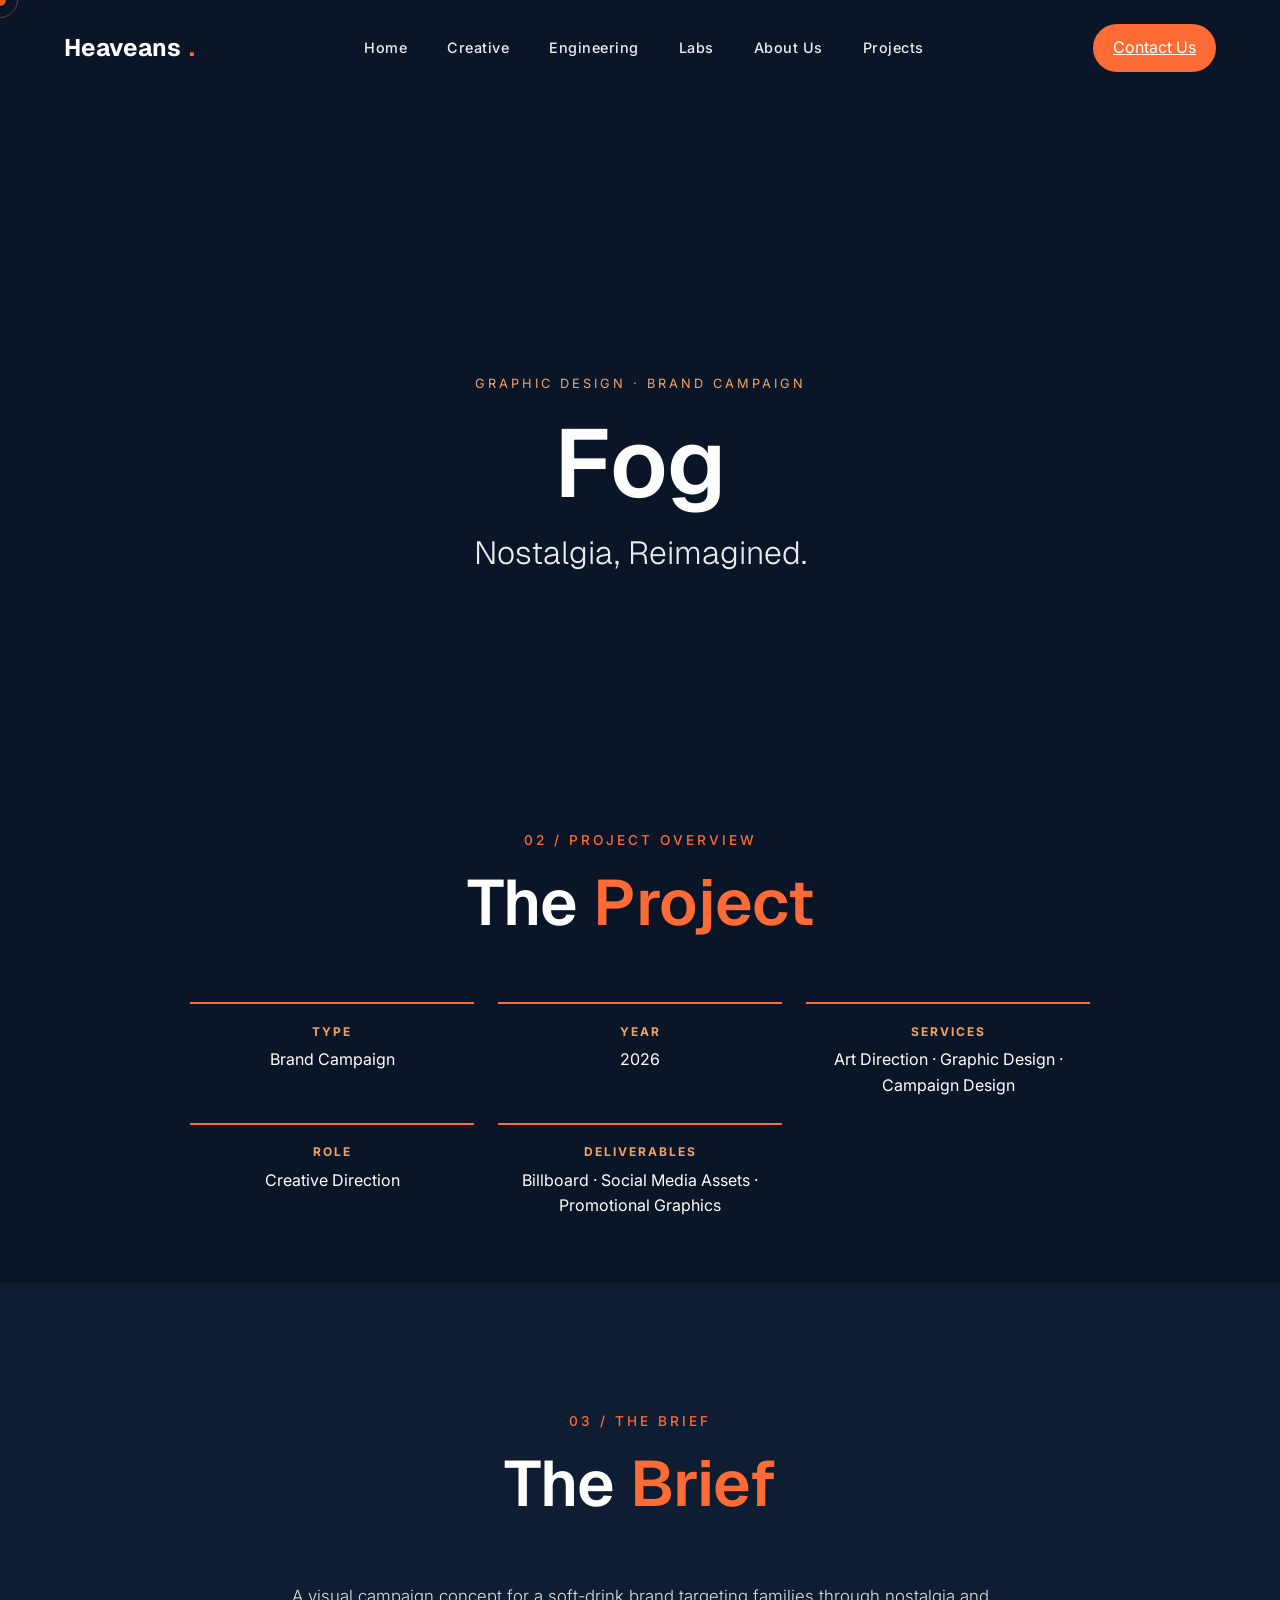
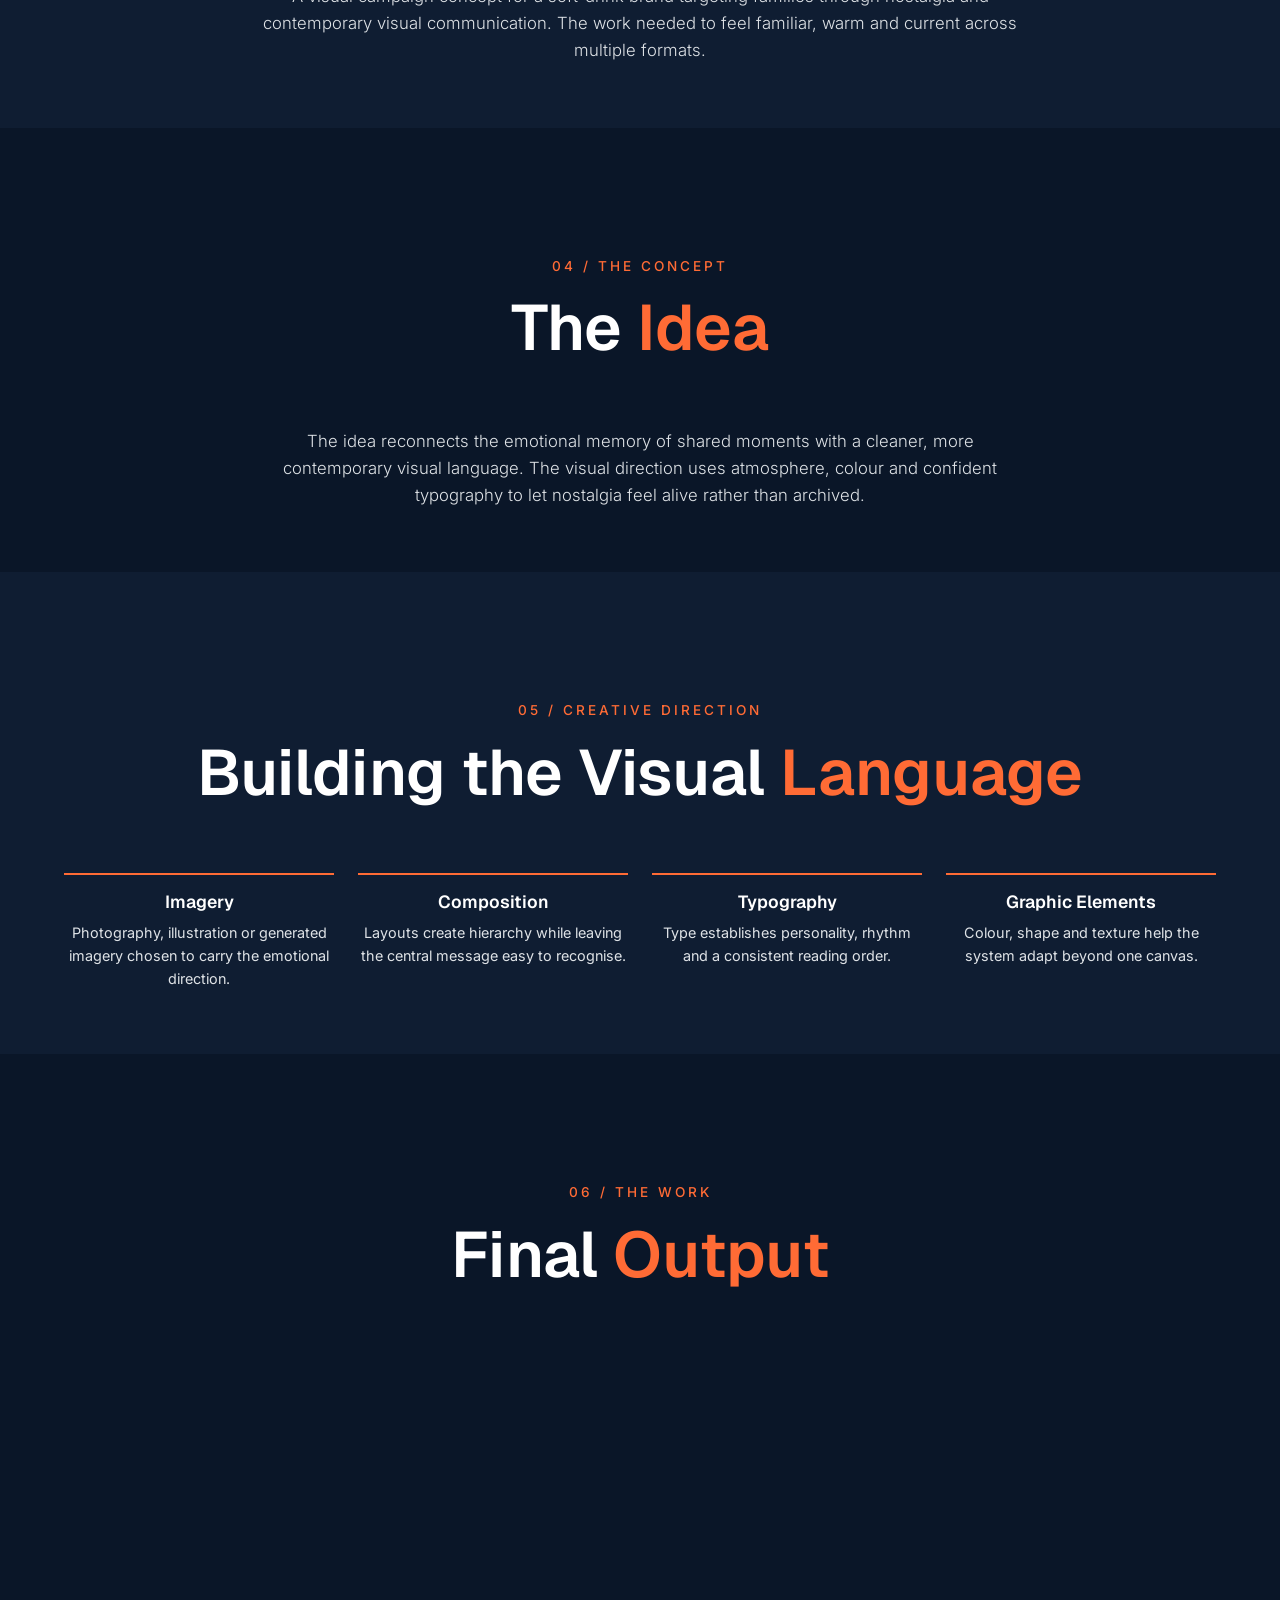
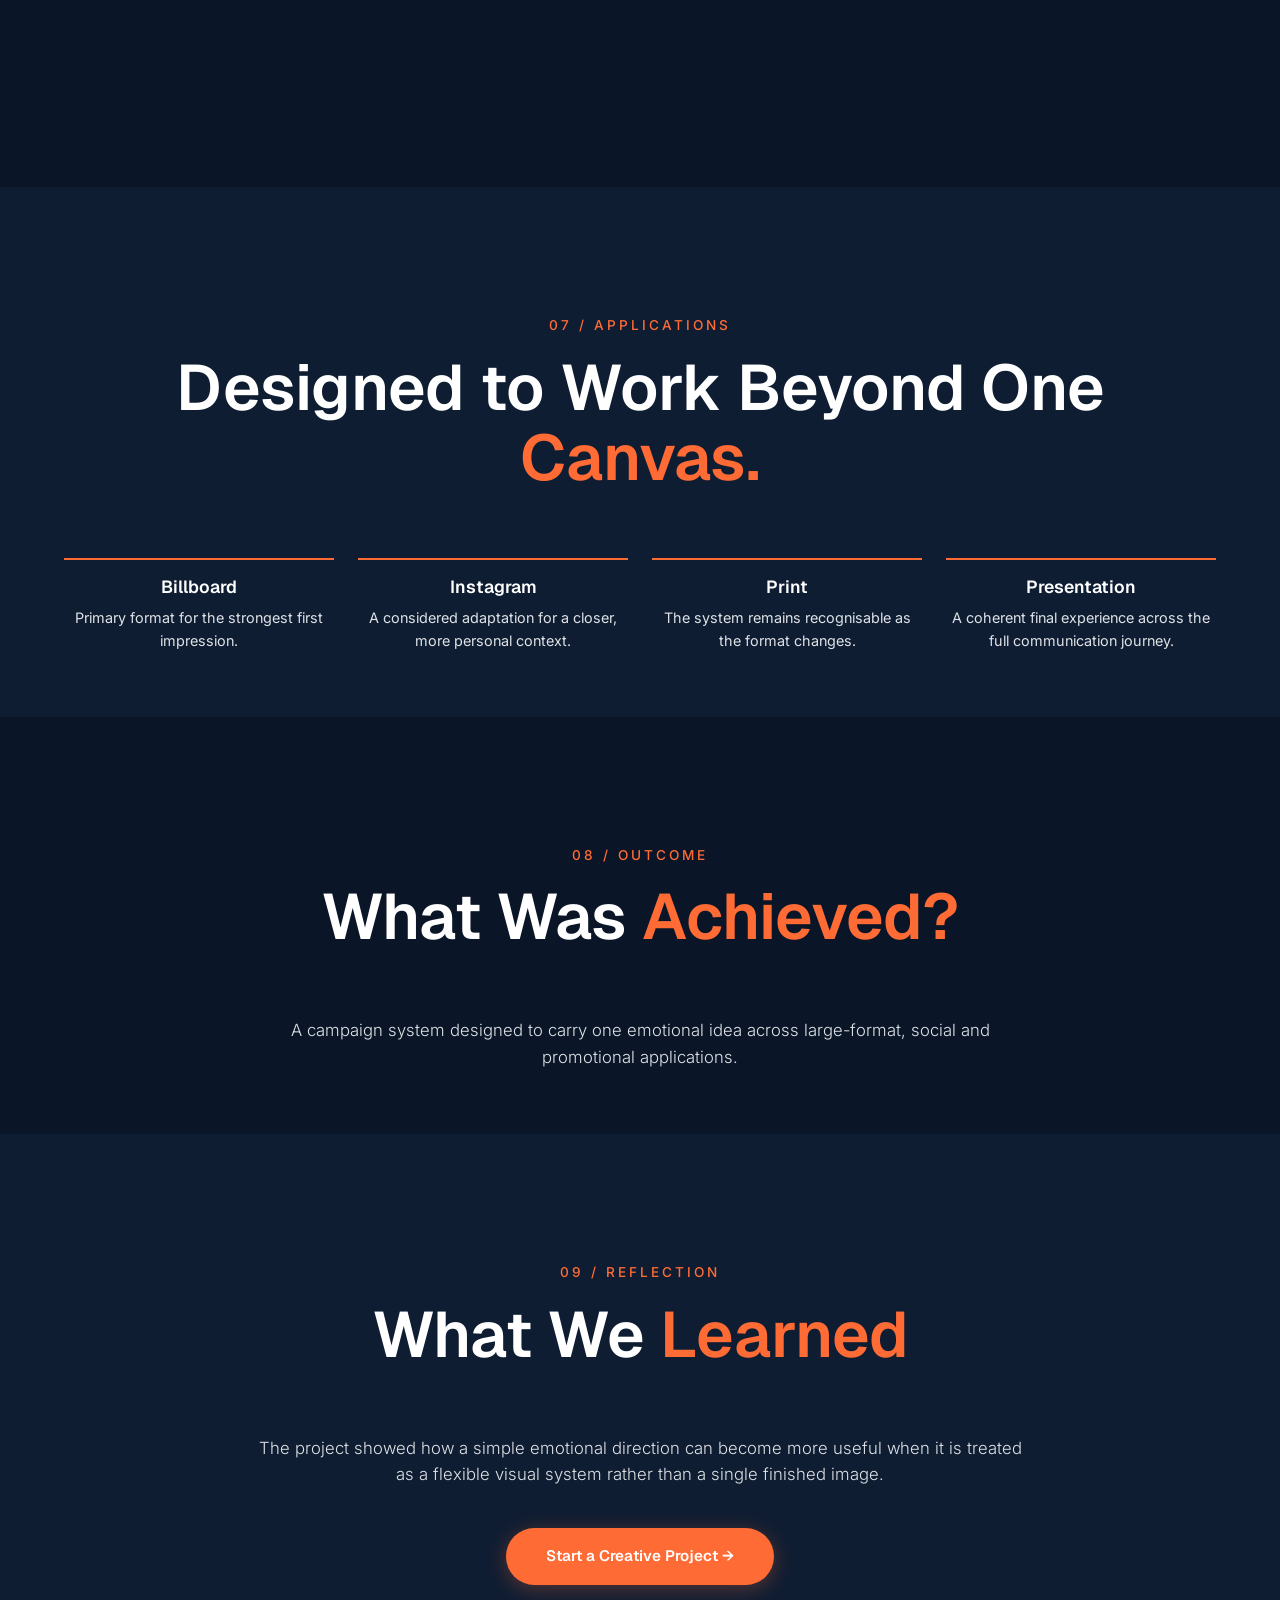
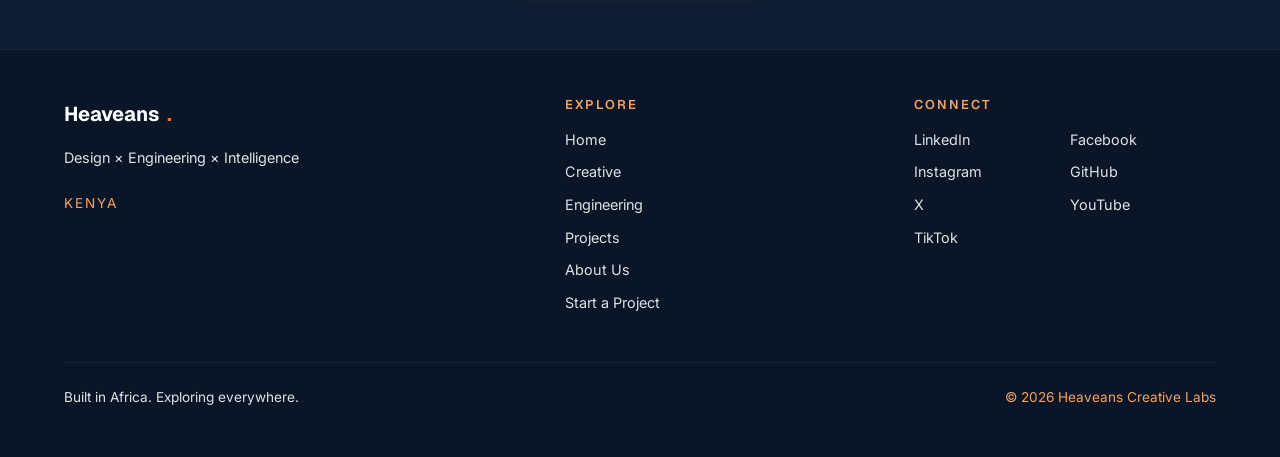
<file: pages/creative-detail.html>
<!DOCTYPE html>
<html lang="en">
<head>
    <meta charset="UTF-8">
    <meta name="viewport" content="width=device-width, initial-scale=1.0">
    <title>Creative Case Study - Heaveans Creative Labs</title>
    <link rel="preconnect" href="https://fonts.googleapis.com"><link rel="preconnect" href="https://fonts.gstatic.com" crossorigin>
    <link href="https://fonts.googleapis.com/css2?family=Geist:wght@300;400;500;600;700&family=Inter:wght@300;400;500;600&display=swap" rel="stylesheet"><link rel="stylesheet" href="../css/shared.css">
    <style>
        #creative-hero { min-height: 78vh; display: grid; align-items: end; background: linear-gradient(180deg, rgba(10,22,40,.1), var(--navy-900)), var(--hero-image) center / cover; opacity: 1; transform: none; }
        .creative-detail-hero { max-width: 900px; margin: 0 auto; padding-bottom: 4rem; text-align: center; }
        .creative-detail-hero h1 { font-size: clamp(3rem, 8vw, 6rem); margin: 1rem 0; }
        .detail-category { color: var(--orange-400); font-size: .8rem; letter-spacing: 3px; text-transform: uppercase; }
        .creative-positioning { color: var(--white-200); font: 300 clamp(1.35rem, 3vw, 2rem)/1.3 'Geist', sans-serif; }
        .creative-detail-section { min-height: auto; background: var(--navy-900); opacity: 1; transform: none; }
        .creative-detail-section.alt { background: var(--navy-800); }
        .creative-detail-copy { max-width: 780px; margin: 0 auto; color: var(--white-300); font-size: 1.05rem; font-weight: 300; }
        .creative-detail-copy p + p { margin-top: 1.25rem; }
        .detail-meta, .direction-grid, .application-grid { display: grid; gap: 1.5rem; }
        .detail-meta { grid-template-columns: repeat(3, 1fr); max-width: 900px; margin: 0 auto; }
        .meta-item, .direction-item, .application-item { border-top: 2px solid var(--orange-500); padding-top: 1.1rem; }
        .meta-item strong { display: block; color: var(--orange-400); font-size: .75rem; letter-spacing: 2px; text-transform: uppercase; margin-bottom: .4rem; }
        .direction-grid { grid-template-columns: repeat(4, 1fr); }
        .direction-item h3, .application-item h3 { font-size: 1.1rem; margin-bottom: .6rem; }
        .direction-item p, .application-item p { color: var(--white-300); font-size: .9rem; }
        .final-work { max-width: 1000px; margin: 0 auto; display: grid; grid-template-columns: repeat(2, 1fr); gap: 1rem; }
        .work-image { aspect-ratio: 4 / 3; background: var(--hero-image) center / cover; border-radius: 8px; }
        .application-grid { grid-template-columns: repeat(4, 1fr); }
        .creative-detail-actions { display: flex; justify-content: center; margin-top: 2.5rem; }
        @media (max-width: 768px) { .detail-meta, .direction-grid, .application-grid, .final-work { grid-template-columns: 1fr; } }
    </style>
</head>
<body>
    <div class="loading" id="loader"><div class="loader"></div></div><div class="cursor" id="cursor"></div><div class="cursor-follower" id="cursorFollower"></div>
    <nav id="navbar"><a href="index.html" class="logo">Heaveans<span>.</span></a><ul class="nav-links"><li><a href="index.html">Home</a></li><li><a href="about.html">Creative</a></li><li><a href="engineering.html">Engineering</a></li><li><a href="labs.html">Labs</a></li><li><a href="about-us.html">About Us</a></li><li><a href="projects.html">Projects</a></li></ul><a href="start-project.html" class="nav-contact">Contact Us</a><button class="mobile-menu-btn" onclick="toggleMobileMenu()">&#9776;</button></nav>
    <div id="mobileMenu"><a href="index.html">Home</a><a href="about.html">Creative</a><a href="engineering.html">Engineering</a><a href="labs.html">Labs</a><a href="about-us.html">About Us</a><a href="projects.html">Projects</a><a href="start-project.html">Contact Us</a><button class="close-btn" onclick="toggleMobileMenu()">&#10005;</button></div>
    <main id="creative-detail-content"></main>
    <footer class="site-footer"><div class="footer-grid"><div class="footer-brand"><div class="logo">Heaveans<span>.</span></div><p>Design &times; Engineering &times; Intelligence</p><span class="footer-location">Kenya</span></div><div class="footer-column"><h3>Explore</h3><ul class="footer-links"><li><a href="index.html">Home</a></li><li><a href="about.html">Creative</a></li><li><a href="engineering.html">Engineering</a></li><li><a href="projects.html">Projects</a></li><li><a href="about-us.html">About Us</a></li><li><a href="start-project.html">Start a Project</a></li></ul></div><div class="footer-column"><h3>Connect</h3><ul class="footer-links footer-connect"><li><a href="https://linkedin.com" target="_blank">LinkedIn</a></li><li><a href="https://facebook.com" target="_blank">Facebook</a></li><li><a href="https://instagram.com" target="_blank">Instagram</a></li><li><a href="https://github.com" target="_blank">GitHub</a></li><li><a href="https://x.com" target="_blank">X</a></li><li><a href="https://youtube.com" target="_blank">YouTube</a></li><li><a href="https://tiktok.com" target="_blank">TikTok</a></li></ul></div></div><div class="footer-bottom"><p>Built in Africa. Exploring everywhere.</p><p>&copy; 2026 Heaveans Creative Labs</p></div></footer>
    <script src="../js/shared.js"></script><script>
        const creativeProjects = {
            fog: { category: 'Graphic Design · Brand Campaign', name: 'Fog', position: 'Nostalgia, Reimagined.', image: 'https://images.unsplash.com/photo-1547887538-e3a2f32cb1cc?auto=format&fit=crop&w=1600&q=85', type: 'Brand Campaign', year: '2026', services: 'Art Direction · Graphic Design · Campaign Design', role: 'Creative Direction', deliverables: 'Billboard · Social Media Assets · Promotional Graphics', brief: 'A visual campaign concept for a soft-drink brand targeting families through nostalgia and contemporary visual communication. The work needed to feel familiar, warm and current across multiple formats.', concept: 'The idea reconnects the emotional memory of shared moments with a cleaner, more contemporary visual language. The visual direction uses atmosphere, colour and confident typography to let nostalgia feel alive rather than archived.', outcome: 'A campaign system designed to carry one emotional idea across large-format, social and promotional applications.', reflection: 'The project showed how a simple emotional direction can become more useful when it is treated as a flexible visual system rather than a single finished image.' },
            heaveans: { category: 'Web Design · Web Development · Digital Experience', name: 'Heaveans Creative Labs', position: 'A Digital Home for Creative Technology.', image: 'https://images.unsplash.com/photo-1467232004584-a241de8bcf5d?auto=format&fit=crop&w=1600&q=85', type: 'Website', year: '2026', services: 'UX · UI · Frontend Development', role: 'Design · Development', deliverables: 'Responsive Website · Content Structure · Interactive Navigation', brief: 'A responsive digital experience bringing together creative work, engineering experiments, digital products and emerging technology under one digital experience.', concept: 'The concept treats the website as a window into an active lab. Editorial spacing, a restrained visual system and clear pathways help visitors move from discovering the work to understanding its context.', outcome: 'A responsive multi-page website with dedicated Creative, Engineering, Labs, Projects, About Us and Contact experiences.', reflection: 'The project revealed the value of separating fast portfolio discovery from deeper project stories, giving each kind of work room to communicate in its own way.' }
        };
        creativeProjects.identity = { category: 'Brand Identity · Social Media', name: 'Signal & Form', position: 'A Visual System with a Clear Voice.', image: 'https://images.unsplash.com/photo-1558655146-d09347e92766?auto=format&fit=crop&w=1600&q=85', type: 'Brand Identity', year: '2026', services: 'Strategy · Visual Identity · Social Media', role: 'Creative Direction', deliverables: 'Identity System · Social Templates · Brand Guidelines', brief: 'An identity concept for a technology-led organisation that needed a distinct voice across everyday communication and social media.', concept: 'The direction pairs a clear typographic structure with flexible graphic forms, creating a visual language that feels precise, recognisable and easy to extend.', outcome: 'A flexible identity system designed to bring consistency to social media, presentations and brand touchpoints.', reflection: 'The work reinforced that a strong identity is not one mark but a set of decisions that helps every future communication feel connected.' };
        creativeProjects.editorial = { category: 'Editorial · Print · Information Design', name: 'Ideas in Context', position: 'Making Complex Ideas Readable.', image: 'https://images.unsplash.com/photo-1543002588-bfa74002ed7e?auto=format&fit=crop&w=1600&q=85', type: 'Editorial Design', year: '2026', services: 'Editorial · Print · Information Design', role: 'Art Direction', deliverables: 'Editorial Layout · Print System · Information Graphics', brief: 'An editorial communication concept translating research, technology and emerging ideas into a considered print system for curious readers.', concept: 'The concept gives complex ideas room to breathe through clear hierarchy, modular composition and visual pacing that guides the reader without flattening the subject.', outcome: 'An editorial system that can adapt research-led content across print formats while keeping the message accessible.', reflection: 'The project showed how editorial structure can make unfamiliar subjects feel approachable without losing their depth.' };
        creativeProjects['rfc-rise'] = { category: 'Web Design · Web Development', name: 'RFC Rise', position: 'A Digital Platform for Growth, Connection and Opportunity.', image: 'https://images.unsplash.com/photo-1460925895917-afdab827c52f?auto=format&fit=crop&w=1600&q=85', type: 'Website', year: '2026', services: 'UX · UI · Web Design · Frontend Development', role: 'Design · Development', deliverables: 'Responsive Website · Content Structure · Page Architecture · Interactive Navigation', brief: 'A responsive website designed to give RFC Rise a clear digital presence and provide visitors with an accessible way to understand the organisation, its work and its opportunities. The project focused on turning information into a structured digital experience across desktop and mobile.', concept: "The website was approached as a digital introduction to RFC Rise — making the organisation, its purpose and its activities easier to discover and understand. The experience combines structured content with visual hierarchy, creating clear pathways between the organisation's story, programmes, information and calls to action.", outcome: "A responsive website providing RFC Rise with a structured digital home for communicating its identity, activities and information. The project transforms organisational information into a clearer and more accessible web experience.", reflection: "The project reinforced the importance of information architecture when designing websites for organisations with multiple programmes, audiences and areas of activity. A strong digital presence is not only about presenting information — it is about helping visitors understand where to go next." };
        creativeProjects.ccmi = { category: 'Web Design · Web Development', name: 'CCMI International', position: 'A Digital Presence for a Global Organisation.', image: 'https://images.unsplash.com/photo-1552664730-d307ca884978?auto=format&fit=crop&w=1600&q=85', type: 'Website', year: '2026', services: 'UX · UI · Web Design · Frontend Development', role: 'Design · Development', deliverables: 'Responsive Website · Content Structure · Navigation System · Digital Experience', brief: "A responsive digital experience designed to establish a clear and professional online presence for CCMI International. The website needed to bring together organisational information, programmes, activities and key resources within an experience serving visitors across different locations and devices.", concept: "The concept positions the website as a central digital gateway into CCMI International. Rather than presenting information as disconnected pages, the experience creates clear relationships between the organisation, its work, its programmes and the people who interact with it. The result is a structured digital environment designed to make discovery easier while giving the organisation a stronger online identity.", outcome: "A responsive website that gives CCMI International a structured digital presence and a clearer way to communicate its organisation, activities and information. The project brings multiple areas of organisational content into one coherent digital experience.", reflection: "The project highlighted the importance of designing organisational websites around relationships between information, rather than simply creating individual pages. When an organisation has multiple programmes, activities and audiences, the website needs to help visitors understand both the bigger picture and the specific information they are looking for." };
        const key = new URLSearchParams(window.location.search).get('project') || 'fog'; const project = creativeProjects[key] || creativeProjects.fog; document.title = project.name + ' - Heaveans Creative Labs'; document.documentElement.style.setProperty('--hero-image', `url('${project.image}')`);
        const web = ['heaveans', 'rfc-rise', 'ccmi'].includes(key);
        document.getElementById('creative-detail-content').innerHTML = `<section id="creative-hero"><div class="creative-detail-hero"><div class="detail-category">${project.category}</div><h1>${project.name}</h1><p class="creative-positioning">${project.position}</p></div></section><section class="creative-detail-section"><div class="section-header"><div class="section-label">02 / Project Overview</div><h2 class="section-title">The <span class="text-orange">Project</span></h2></div><div class="detail-meta"><div class="meta-item"><strong>Type</strong>${project.type}</div><div class="meta-item"><strong>Year</strong>${project.year}</div><div class="meta-item"><strong>Services</strong>${project.services}</div><div class="meta-item"><strong>Role</strong>${project.role}</div><div class="meta-item"><strong>Deliverables</strong>${project.deliverables}</div></div></section><section class="creative-detail-section alt"><div class="section-header"><div class="section-label">03 / The Brief</div><h2 class="section-title">The <span class="text-orange">Brief</span></h2></div><div class="creative-detail-copy"><p>${project.brief}</p></div></section><section class="creative-detail-section"><div class="section-header"><div class="section-label">04 / The Concept</div><h2 class="section-title">The <span class="text-orange">Idea</span></h2></div><div class="creative-detail-copy"><p>${project.concept}</p></div></section><section class="creative-detail-section alt"><div class="section-header"><div class="section-label">05 / Creative Direction</div><h2 class="section-title">Building the Visual <span class="text-orange">Language</span></h2></div><div class="direction-grid"><article class="direction-item"><h3>Imagery</h3><p>Photography, illustration or generated imagery chosen to carry the emotional direction.</p></article><article class="direction-item"><h3>Composition</h3><p>Layouts create hierarchy while leaving the central message easy to recognise.</p></article><article class="direction-item"><h3>Typography</h3><p>Type establishes personality, rhythm and a consistent reading order.</p></article><article class="direction-item"><h3>Graphic Elements</h3><p>Colour, shape and texture help the system adapt beyond one canvas.</p></article></div></section><section class="creative-detail-section"><div class="section-header"><div class="section-label">06 / The Work</div><h2 class="section-title">Final <span class="text-orange">Output</span></h2></div><div class="final-work"><div class="work-image"></div><div class="work-image" style="filter: hue-rotate(18deg);"></div></div></section><section class="creative-detail-section alt"><div class="section-header"><div class="section-label">07 / Applications</div><h2 class="section-title">Designed to Work Beyond One <span class="text-orange">Canvas.</span></h2></div><div class="application-grid"><article class="application-item"><h3>${web ? 'Desktop' : 'Billboard'}</h3><p>Primary format for the strongest first impression.</p></article><article class="application-item"><h3>${web ? 'Tablet' : 'Instagram'}</h3><p>A considered adaptation for a closer, more personal context.</p></article><article class="application-item"><h3>${web ? 'Mobile' : 'Print'}</h3><p>The system remains recognisable as the format changes.</p></article><article class="application-item"><h3>${web ? 'Browser' : 'Presentation'}</h3><p>A coherent final experience across the full communication journey.</p></article></div></section><section class="creative-detail-section"><div class="section-header"><div class="section-label">08 / Outcome</div><h2 class="section-title">What Was <span class="text-orange">Achieved?</span></h2></div><div class="creative-detail-copy"><p>${project.outcome}</p></div></section><section class="creative-detail-section alt"><div class="section-header"><div class="section-label">09 / Reflection</div><h2 class="section-title">What We <span class="text-orange">Learned</span></h2></div><div class="creative-detail-copy"><p>${project.reflection}</p></div><div class="creative-detail-actions"><a href="start-project.html" class="btn btn-primary">Start a Creative Project &rarr;</a></div></section>`;
    </script>
</body>
</html>
</file>
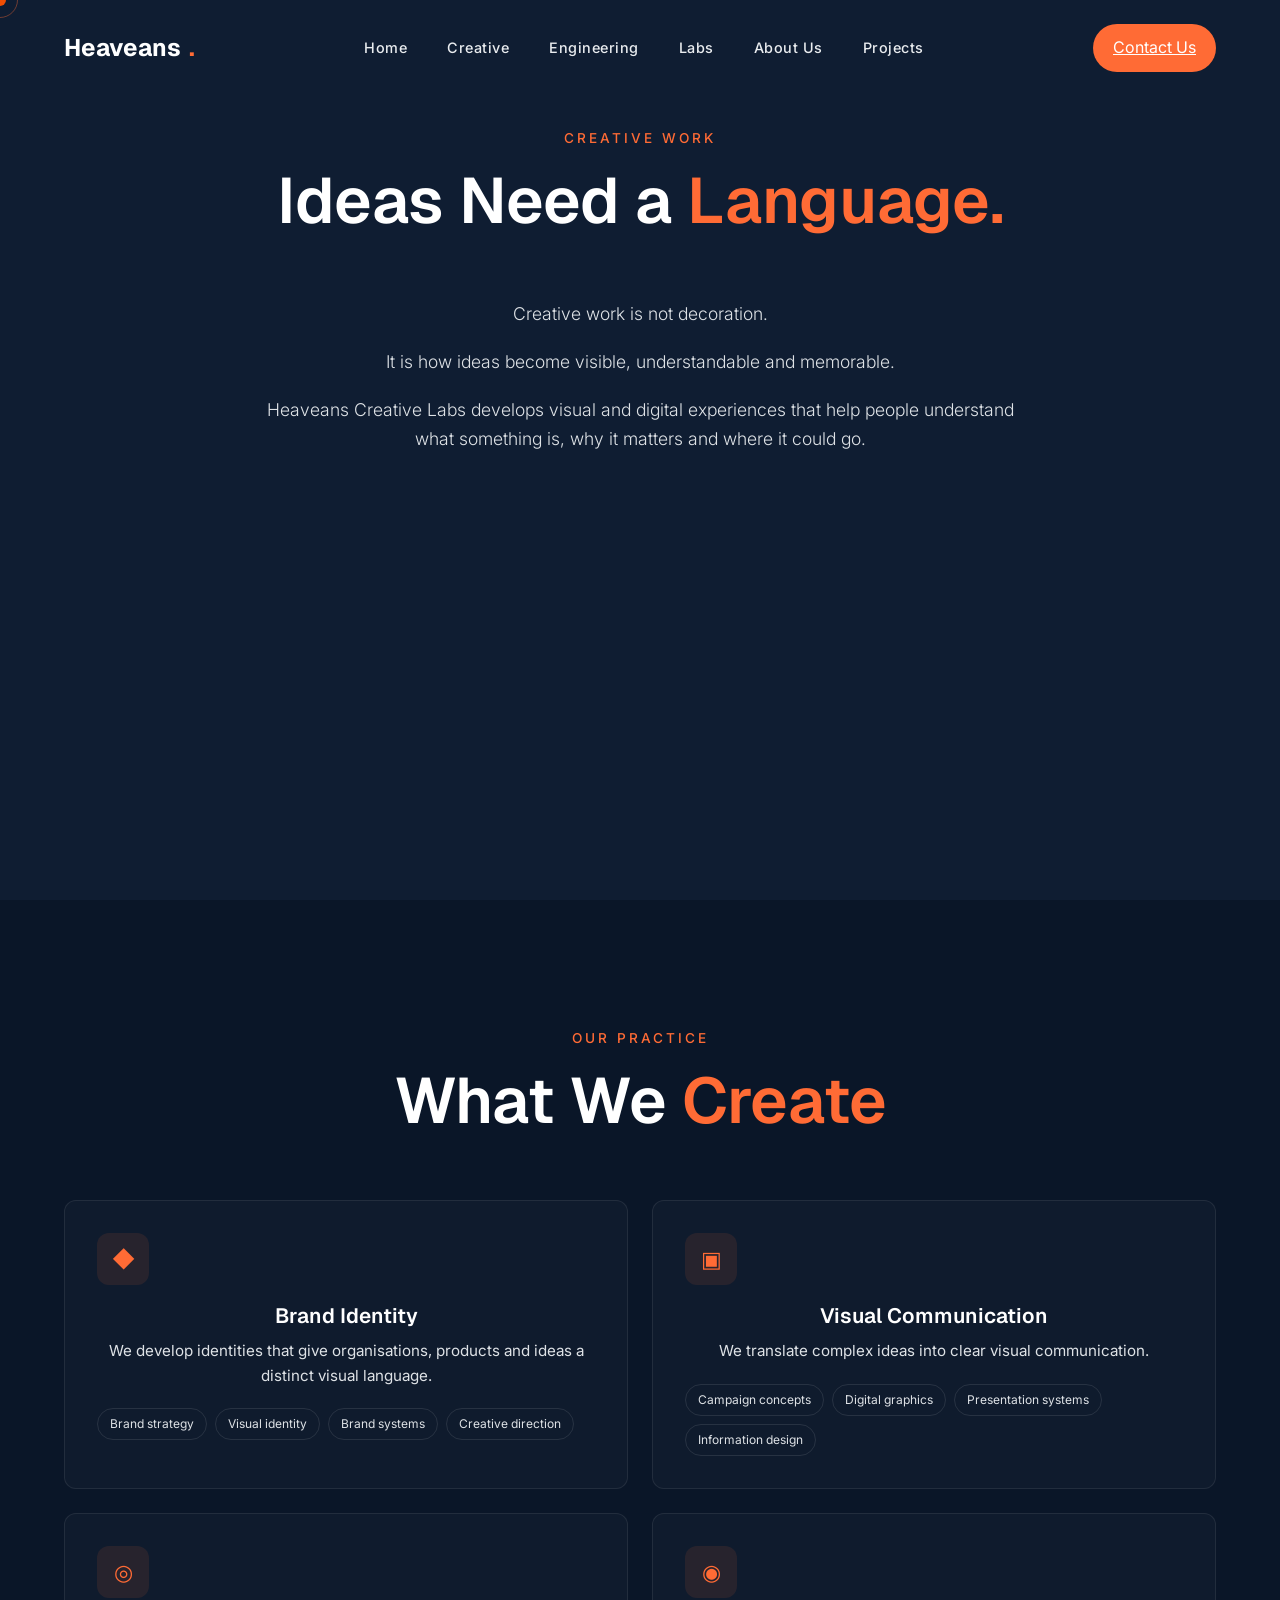
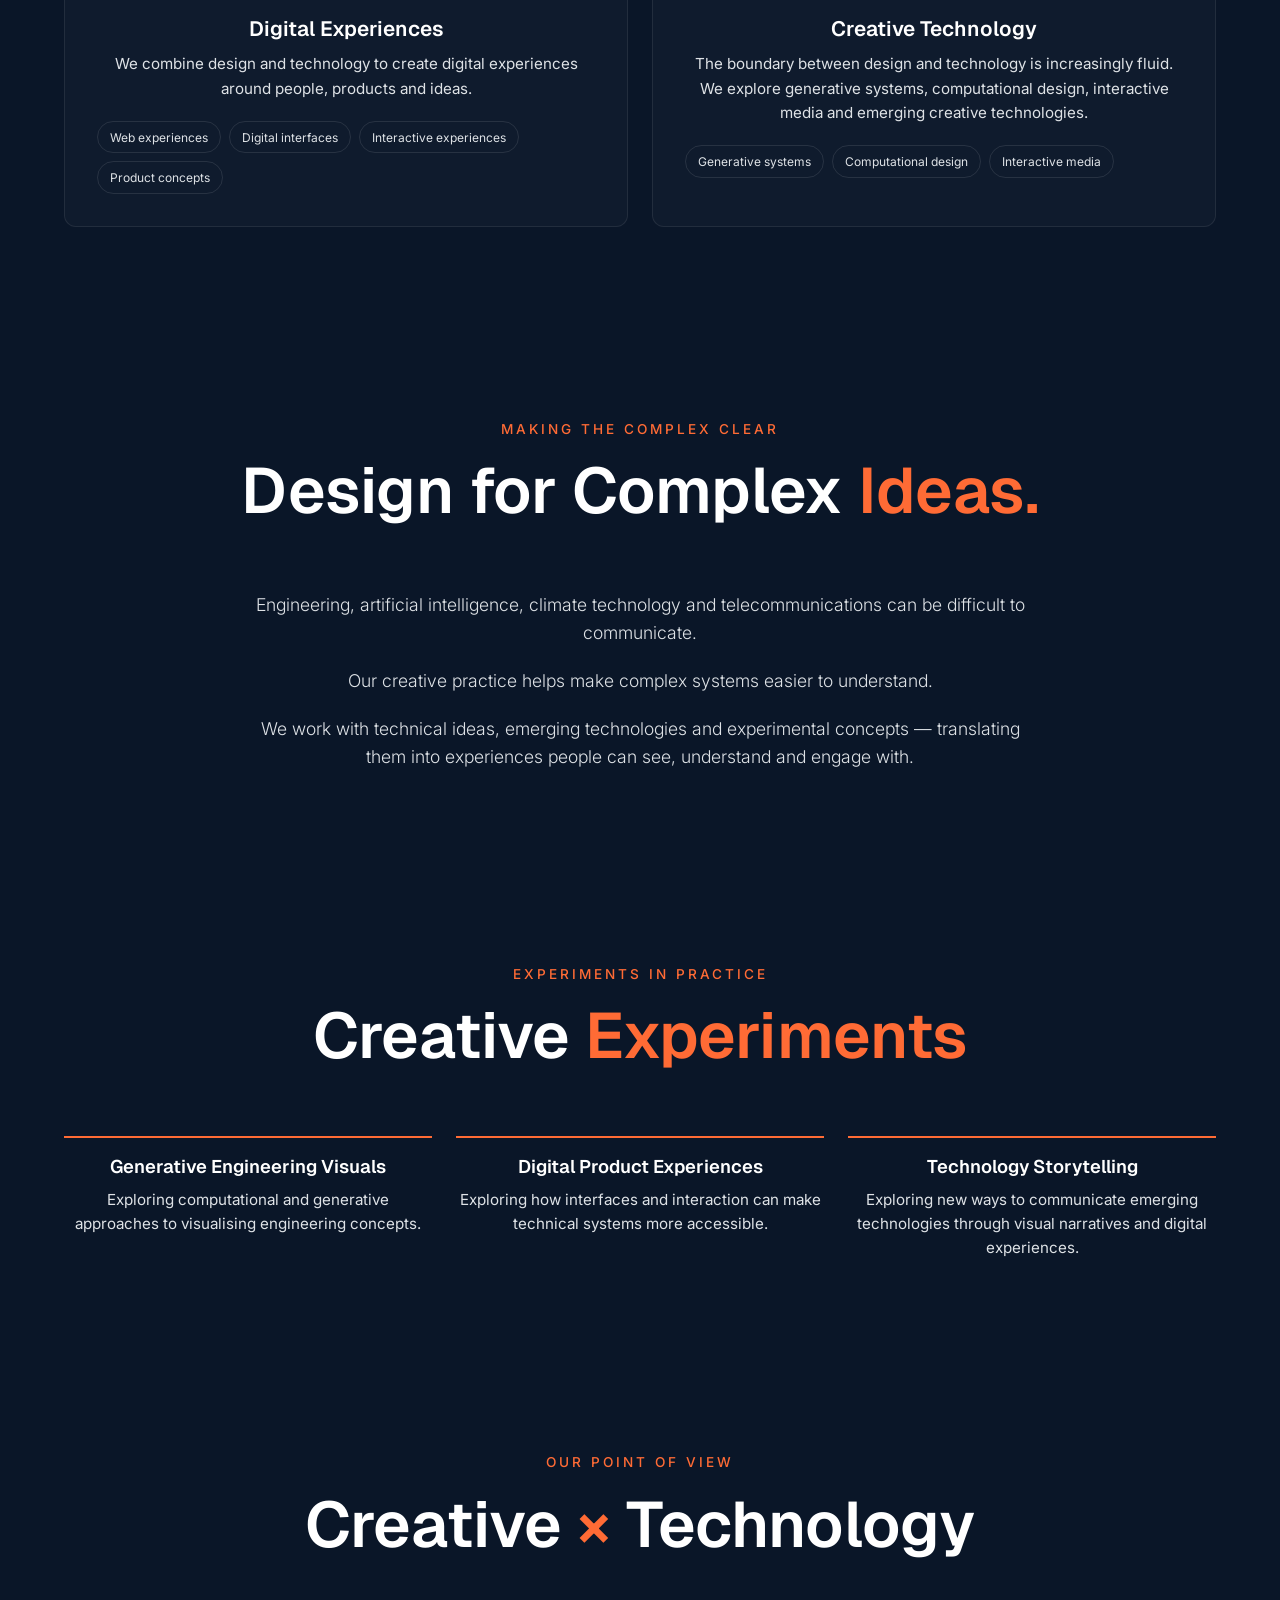
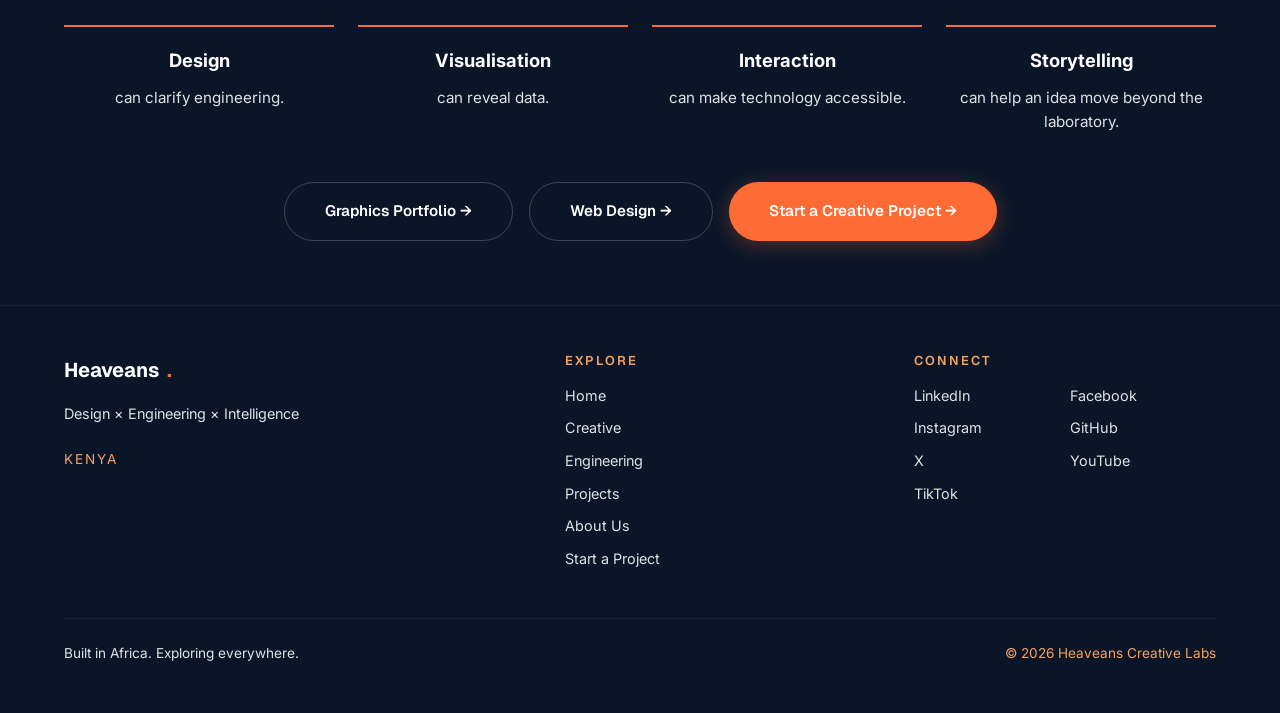
<file: pages/creative-work.html>
<!DOCTYPE html>
<html lang="en">
<head>
    <meta charset="UTF-8"><meta name="viewport" content="width=device-width, initial-scale=1.0">
    <title>Creative Work - Heaveans Creative Labs</title>
    <link rel="preconnect" href="https://fonts.googleapis.com"><link rel="preconnect" href="https://fonts.gstatic.com" crossorigin><link href="https://fonts.googleapis.com/css2?family=Geist:wght@300;400;500;600;700&family=Inter:wght@300;400;500;600&display=swap" rel="stylesheet"><link rel="stylesheet" href="../css/shared.css">
    <style>
        #creative-work { background: var(--navy-800); }
        .creative-intro, .creative-copy { max-width: 780px; margin: 0 auto; color: var(--white-300); font-size: 1.1rem; font-weight: 300; }
        .creative-intro p + p, .creative-copy p + p { margin-top: 1.25rem; }
        .services-grid { display: grid; grid-template-columns: repeat(2, minmax(0, 1fr)); gap: 1.5rem; }
        .service-card { background: rgba(255,255,255,.025); border: 1px solid rgba(255,255,255,.08); border-radius: 12px; padding: 2rem; }
        .service-icon { width: 52px; height: 52px; display: grid; place-items: center; margin-bottom: 1.25rem; border-radius: 12px; background: rgba(255,107,53,.1); color: var(--orange-500); font-size: 1.4rem; }
        .service-card h2 { font-size: 1.3rem; margin-bottom: .7rem; }.service-card p { color: var(--white-300); font-size: .95rem; }.service-tags { display:flex; gap:.5rem; flex-wrap:wrap; margin-top:1.25rem; }.tag { padding:.35rem .75rem; border:1px solid rgba(255,255,255,.1); border-radius:50px; color:var(--white-300); font-size:.75rem; }
        .work-band { min-height: auto; background: var(--navy-900); }.experiment-grid, .principle-grid { display:grid; grid-template-columns:repeat(3,1fr); gap:1.5rem; }.experiment, .principle { border-top:2px solid var(--orange-500); padding-top:1.2rem; }.experiment h3, .principle strong { display:block; font-size:1.15rem; margin-bottom:.65rem; }.experiment p, .principle { color:var(--white-300); font-size:.95rem; }.principle-grid { grid-template-columns:repeat(4,1fr); }.principle strong { color:var(--white); }
        .creative-actions { display:flex; justify-content:center; gap:1rem; flex-wrap:wrap; margin-top:3rem; }
        @media(max-width:768px){.services-grid,.experiment-grid,.principle-grid{grid-template-columns:1fr;}}
    </style>
</head>
<body>
    <div class="loading" id="loader"><div class="loader"></div></div><div class="cursor" id="cursor"></div><div class="cursor-follower" id="cursorFollower"></div>
    <nav id="navbar"><a href="index.html" class="logo">Heaveans<span>.</span></a><ul class="nav-links"><li><a href="index.html">Home</a></li><li><a href="about.html">Creative</a></li><li><a href="engineering.html">Engineering</a></li><li><a href="labs.html">Labs</a></li><li><a href="about-us.html">About Us</a></li><li><a href="projects.html">Projects</a></li></ul><a href="start-project.html" class="nav-contact">Contact Us</a><button class="mobile-menu-btn" onclick="toggleMobileMenu()">&#9776;</button></nav>
    <div id="mobileMenu"><a href="index.html">Home</a><a href="about.html">Creative</a><a href="creative-work.html">Creative Work</a><a href="graphics-portfolio.html">Graphics Portfolio</a><a href="web-design.html">Web Design</a><a href="engineering.html">Engineering</a><a href="labs.html">Labs</a><a href="about-us.html">About Us</a><a href="projects.html">Projects</a><a href="start-project.html">Contact Us</a><button class="close-btn" onclick="toggleMobileMenu()">&#10005;</button></div>
    <section id="creative-work" class="visible"><div class="section-header"><div class="section-label">Creative Work</div><h1 class="section-title">Ideas Need a <span class="text-orange">Language.</span></h1></div><div class="creative-intro"><p>Creative work is not decoration.</p><p>It is how ideas become visible, understandable and memorable.</p><p>Heaveans Creative Labs develops visual and digital experiences that help people understand what something is, why it matters and where it could go.</p></div></section>
    <section class="work-band visible"><div class="section-header"><div class="section-label">Our Practice</div><h2 class="section-title">What We <span class="text-orange">Create</span></h2></div><div class="services-grid"><article class="service-card"><div class="service-icon">&#9670;</div><h2>Brand Identity</h2><p>We develop identities that give organisations, products and ideas a distinct visual language.</p><div class="service-tags"><span class="tag">Brand strategy</span><span class="tag">Visual identity</span><span class="tag">Brand systems</span><span class="tag">Creative direction</span></div></article><article class="service-card"><div class="service-icon">&#9635;</div><h2>Visual Communication</h2><p>We translate complex ideas into clear visual communication.</p><div class="service-tags"><span class="tag">Campaign concepts</span><span class="tag">Digital graphics</span><span class="tag">Presentation systems</span><span class="tag">Information design</span></div></article><article class="service-card"><div class="service-icon">&#9678;</div><h2>Digital Experiences</h2><p>We combine design and technology to create digital experiences around people, products and ideas.</p><div class="service-tags"><span class="tag">Web experiences</span><span class="tag">Digital interfaces</span><span class="tag">Interactive experiences</span><span class="tag">Product concepts</span></div></article><article class="service-card"><div class="service-icon">&#9673;</div><h2>Creative Technology</h2><p>The boundary between design and technology is increasingly fluid. We explore generative systems, computational design, interactive media and emerging creative technologies.</p><div class="service-tags"><span class="tag">Generative systems</span><span class="tag">Computational design</span><span class="tag">Interactive media</span></div></article></div></section>
    <section class="work-band visible"><div class="section-header"><div class="section-label">Making the Complex Clear</div><h2 class="section-title">Design for Complex <span class="text-orange">Ideas.</span></h2></div><div class="creative-copy"><p>Engineering, artificial intelligence, climate technology and telecommunications can be difficult to communicate.</p><p>Our creative practice helps make complex systems easier to understand.</p><p>We work with technical ideas, emerging technologies and experimental concepts — translating them into experiences people can see, understand and engage with.</p></div></section>
    <section class="work-band visible"><div class="section-header"><div class="section-label">Experiments in Practice</div><h2 class="section-title">Creative <span class="text-orange">Experiments</span></h2></div><div class="experiment-grid"><article class="experiment"><h3>Generative Engineering Visuals</h3><p>Exploring computational and generative approaches to visualising engineering concepts.</p></article><article class="experiment"><h3>Digital Product Experiences</h3><p>Exploring how interfaces and interaction can make technical systems more accessible.</p></article><article class="experiment"><h3>Technology Storytelling</h3><p>Exploring new ways to communicate emerging technologies through visual narratives and digital experiences.</p></article></div></section>
    <section class="work-band visible"><div class="section-header"><div class="section-label">Our Point of View</div><h2 class="section-title">Creative <span class="text-orange">×</span> Technology</h2></div><div class="principle-grid"><div class="principle"><strong>Design</strong>can clarify engineering.</div><div class="principle"><strong>Visualisation</strong>can reveal data.</div><div class="principle"><strong>Interaction</strong>can make technology accessible.</div><div class="principle"><strong>Storytelling</strong>can help an idea move beyond the laboratory.</div></div><div class="creative-actions"><a href="graphics-portfolio.html" class="btn btn-secondary">Graphics Portfolio &rarr;</a><a href="web-design.html" class="btn btn-secondary">Web Design &rarr;</a><a href="start-project.html" class="btn btn-primary">Start a Creative Project &rarr;</a></div></section>
    <footer class="site-footer"><div class="footer-grid"><div class="footer-brand"><div class="logo">Heaveans<span>.</span></div><p>Design &times; Engineering &times; Intelligence</p><span class="footer-location">Kenya</span></div><div class="footer-column"><h3>Explore</h3><ul class="footer-links"><li><a href="index.html">Home</a></li><li><a href="about.html">Creative</a></li><li><a href="engineering.html">Engineering</a></li><li><a href="projects.html">Projects</a></li><li><a href="about-us.html">About Us</a></li><li><a href="start-project.html">Start a Project</a></li></ul></div><div class="footer-column"><h3>Connect</h3><ul class="footer-links footer-connect"><li><a href="https://linkedin.com" target="_blank">LinkedIn</a></li><li><a href="https://facebook.com" target="_blank">Facebook</a></li><li><a href="https://instagram.com" target="_blank">Instagram</a></li><li><a href="https://github.com" target="_blank">GitHub</a></li><li><a href="https://x.com" target="_blank">X</a></li><li><a href="https://youtube.com" target="_blank">YouTube</a></li><li><a href="https://tiktok.com" target="_blank">TikTok</a></li></ul></div></div><div class="footer-bottom"><p>Built in Africa. Exploring everywhere.</p><p>&copy; 2026 Heaveans Creative Labs</p></div></footer>
    <script src="../js/shared.js"></script>
</body></html>
</file>
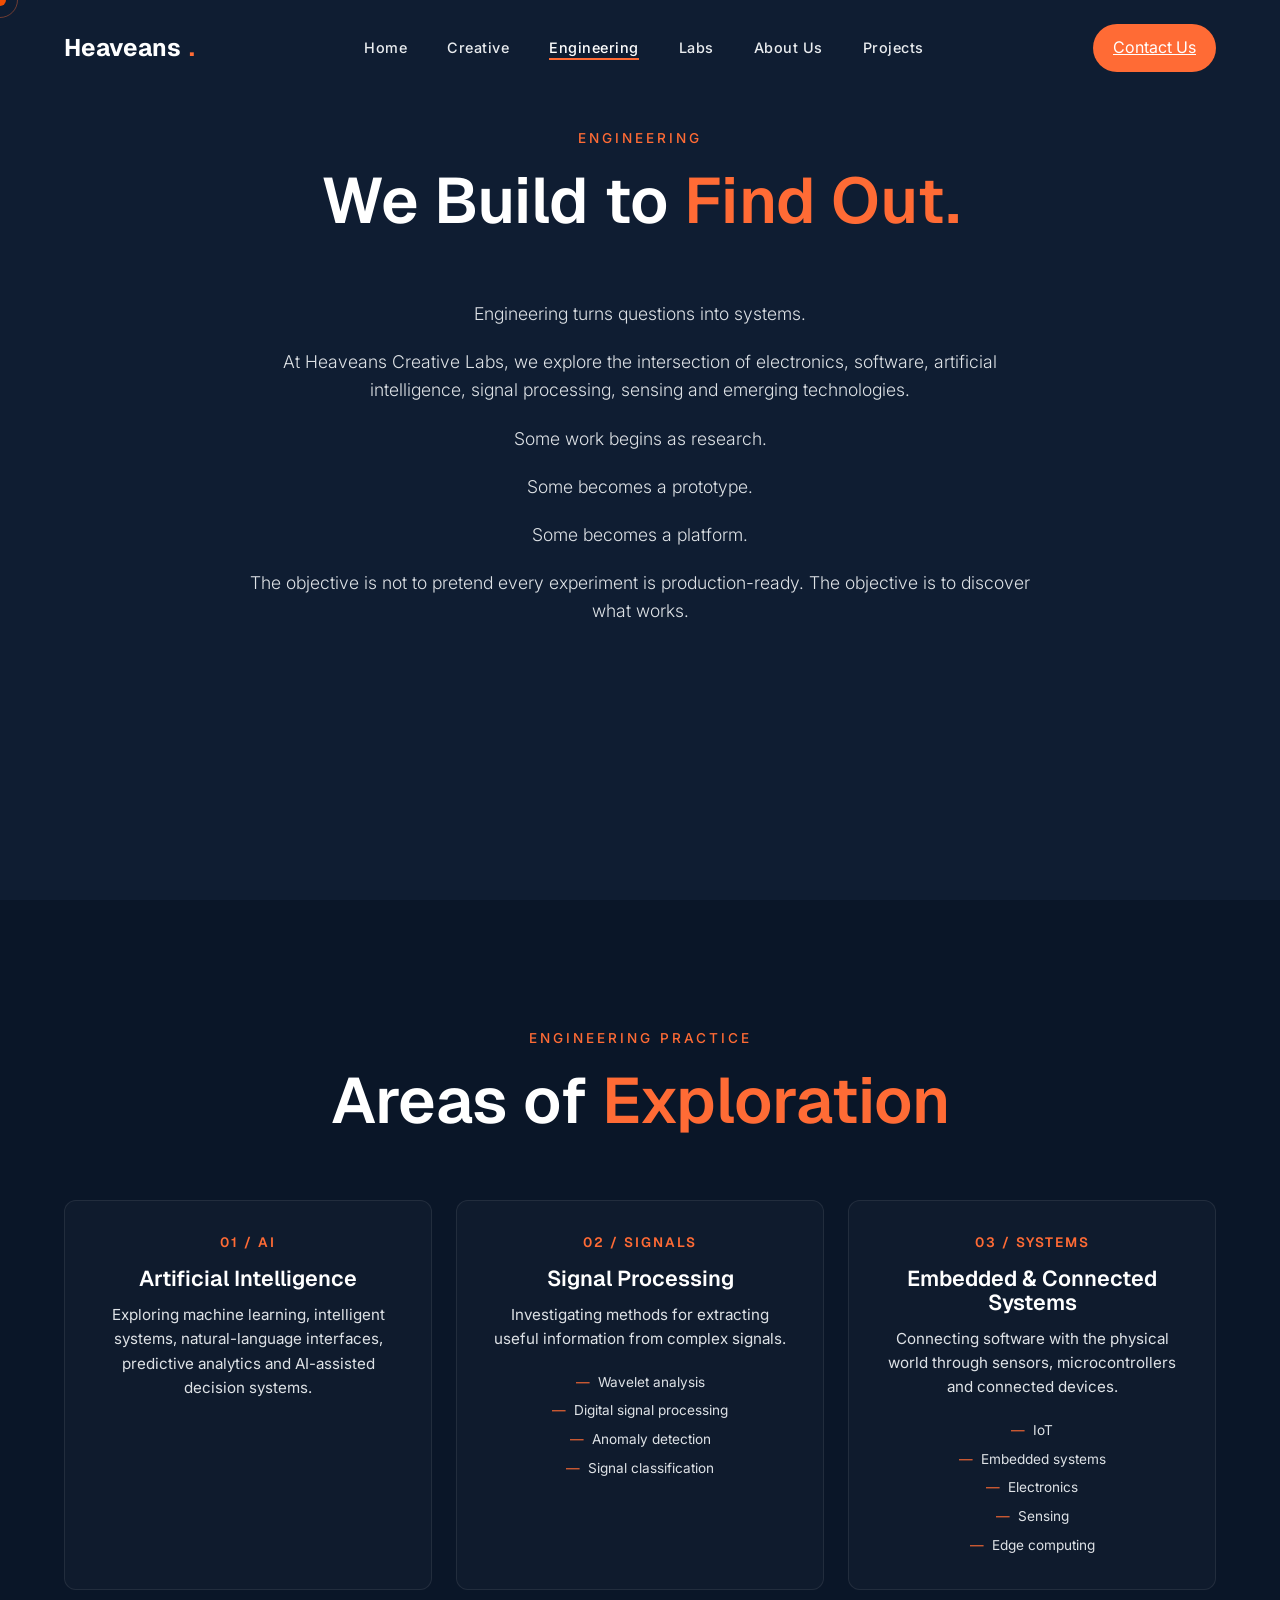
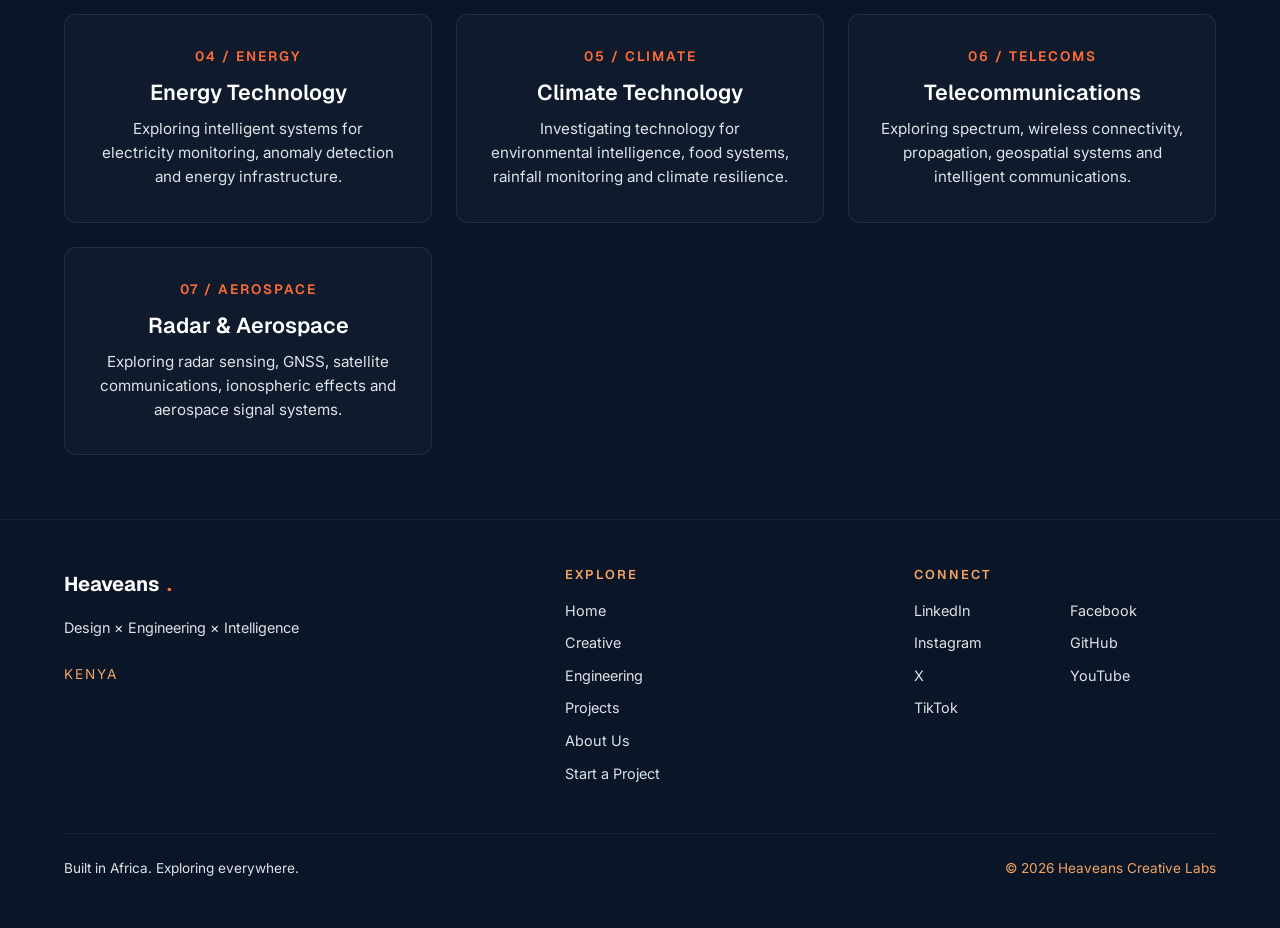
<file: pages/engineering.html>
<!DOCTYPE html>
<html lang="en">
<head>
    <meta charset="UTF-8">
    <meta name="viewport" content="width=device-width, initial-scale=1.0">
    <title>Engineering - Heaveans Creative Labs</title>
    <link rel="preconnect" href="https://fonts.googleapis.com">
    <link rel="preconnect" href="https://fonts.gstatic.com" crossorigin>
    <link href="https://fonts.googleapis.com/css2?family=Geist:wght@300;400;500;600;700&family=Inter:wght@300;400;500;600&display=swap" rel="stylesheet">
    <link rel="stylesheet" href="../css/shared.css">
    <style>
        #engineering { background: var(--navy-800); }
        .engineering-grid, .principles-grid {
            display: grid;
            grid-template-columns: repeat(auto-fit, minmax(260px, 1fr));
            gap: 1.5rem;
        }
        .engineering-card, .principle {
            padding: 2rem;
            border: 1px solid rgba(255, 255, 255, 0.08);
            background: rgba(255, 255, 255, 0.025);
            border-radius: 12px;
        }
        .engineering-card { min-height: 220px; }
        .engineering-card .number { color: var(--orange-500); font: 600 0.85rem 'Geist', sans-serif; letter-spacing: 2px; }
        .engineering-card h3 { font-size: 1.35rem; margin: 2rem 0 0.75rem; }
        .engineering-card p, .principle p { color: var(--white-300); font-size: 0.95rem; }
        .engineering-card ul { list-style: none; margin-top: 1.25rem; color: var(--white-300); font-size: 0.85rem; }
        .engineering-card li { margin-top: 0.45rem; }
        .engineering-card li::before { content: '—'; color: var(--orange-500); margin-right: 0.5rem; }
        .principles { padding-top: 0; min-height: auto; background: var(--navy-900); }
        .principle h3 { margin-bottom: 0.6rem; }

        .engineering-intro, .lab-intro {
            max-width: 780px;
            margin-right: auto;
            margin-left: auto;
            color: var(--white-300);
            font-size: 1.1rem;
            font-weight: 300;
        }

        .engineering-intro p + p, .lab-intro p + p { margin-top: 1.25rem; }
        .engineering-areas, .research-grid, .philosophy-grid { display: grid; gap: 1.5rem; }
        .engineering-areas { grid-template-columns: repeat(3, 1fr); }
        .engineering-card { min-height: 0; }
        .engineering-card h3 { margin-top: 1rem; }
        .lab-section { min-height: auto; background: var(--navy-900); }
        .research-grid { grid-template-columns: repeat(2, 1fr); }
        .research-card { border-top: 2px solid var(--orange-500); padding-top: 1.25rem; }
        .research-card h3 { font-size: 1.2rem; margin-bottom: 0.7rem; }
        .research-card p { color: var(--white-300); font-size: 0.95rem; }
        .philosophy-grid { grid-template-columns: repeat(4, 1fr); }
        .philosophy-card h3 { font-size: 1.1rem; margin-bottom: 0.6rem; }
        .philosophy-card p { color: var(--white-300); font-size: 0.9rem; }
        .engineering-actions { display: flex; gap: 1rem; flex-wrap: wrap; margin-top: 3rem; }

        @media (max-width: 768px) {
            .engineering-areas, .research-grid, .philosophy-grid { grid-template-columns: 1fr; }
        }
    </style>
</head>
<body>
    <div class="loading" id="loader"><div class="loader"></div></div>
    <div class="cursor" id="cursor"></div><div class="cursor-follower" id="cursorFollower"></div>
    <nav id="navbar">
        <a href="index.html" class="logo">Heaveans<span>.</span></a>
        <ul class="nav-links">
            <li><a href="index.html">Home</a></li><li><a href="about.html">Creative</a></li>
            <li><a href="engineering.html">Engineering</a></li><li><a href="labs.html">Labs</a></li><li><a href="about-us.html">About Us</a></li>
            <li><a href="projects.html">Projects</a></li>
        </ul>
        <a href="start-project.html" class="nav-contact">Contact Us</a>
        <button class="mobile-menu-btn" onclick="toggleMobileMenu()">&#9776;</button>
    </nav>
    <div id="mobileMenu">
        <a href="index.html">Home</a><a href="about.html">Creative</a><a href="engineering.html">Engineering</a><a href="labs.html">Labs</a>
        <a href="about-us.html">About Us</a><a href="projects.html">Projects</a><a href="start-project.html">Contact Us</a>
        <button class="close-btn" onclick="toggleMobileMenu()">&#10005;</button>
    </div>
    <section id="engineering" class="visible">
        <div class="section-header">
            <div class="section-label">Engineering</div>
            <h1 class="section-title">We Build to <span class="text-orange">Find Out.</span></h1>
        </div>
        <div class="engineering-intro">
            <p>Engineering turns questions into systems.</p>
            <p>At Heaveans Creative Labs, we explore the intersection of electronics, software, artificial intelligence, signal processing, sensing and emerging technologies.</p>
            <p>Some work begins as research.</p><p>Some becomes a prototype.</p><p>Some becomes a platform.</p>
            <p>The objective is not to pretend every experiment is production-ready. The objective is to discover what works.</p>
        </div>
    </section>
    <section class="lab-section visible">
        <div class="section-header"><div class="section-label">Engineering Practice</div><h2 class="section-title">Areas of <span class="text-orange">Exploration</span></h2></div>
        <div class="engineering-areas">
            <article class="engineering-card"><div class="number">01 / AI</div><h3>Artificial Intelligence</h3><p>Exploring machine learning, intelligent systems, natural-language interfaces, predictive analytics and AI-assisted decision systems.</p></article>
            <article class="engineering-card"><div class="number">02 / SIGNALS</div><h3>Signal Processing</h3><p>Investigating methods for extracting useful information from complex signals.</p><ul><li>Wavelet analysis</li><li>Digital signal processing</li><li>Anomaly detection</li><li>Signal classification</li></ul></article>
            <article class="engineering-card"><div class="number">03 / SYSTEMS</div><h3>Embedded &amp; Connected Systems</h3><p>Connecting software with the physical world through sensors, microcontrollers and connected devices.</p><ul><li>IoT</li><li>Embedded systems</li><li>Electronics</li><li>Sensing</li><li>Edge computing</li></ul></article>
            <article class="engineering-card"><div class="number">04 / ENERGY</div><h3>Energy Technology</h3><p>Exploring intelligent systems for electricity monitoring, anomaly detection and energy infrastructure.</p></article>
            <article class="engineering-card"><div class="number">05 / CLIMATE</div><h3>Climate Technology</h3><p>Investigating technology for environmental intelligence, food systems, rainfall monitoring and climate resilience.</p></article>
            <article class="engineering-card"><div class="number">06 / TELECOMS</div><h3>Telecommunications</h3><p>Exploring spectrum, wireless connectivity, propagation, geospatial systems and intelligent communications.</p></article>
            <article class="engineering-card"><div class="number">07 / AEROSPACE</div><h3>Radar &amp; Aerospace</h3><p>Exploring radar sensing, GNSS, satellite communications, ionospheric effects and aerospace signal systems.</p></article>
        </div>
    </section>
    <footer class="site-footer"><div class="footer-grid"><div class="footer-brand"><div class="logo">Heaveans<span>.</span></div><p>Design &times; Engineering &times; Intelligence</p><span class="footer-location">Kenya</span></div><div class="footer-column"><h3>Explore</h3><ul class="footer-links"><li><a href="index.html">Home</a></li><li><a href="about.html">Creative</a></li><li><a href="engineering.html">Engineering</a></li><li><a href="projects.html">Projects</a></li><li><a href="about-us.html">About Us</a></li><li><a href="start-project.html">Start a Project</a></li></ul></div><div class="footer-column"><h3>Connect</h3><ul class="footer-links footer-connect"><li><a href="https://linkedin.com" target="_blank">LinkedIn</a></li><li><a href="https://facebook.com" target="_blank">Facebook</a></li><li><a href="https://instagram.com" target="_blank">Instagram</a></li><li><a href="https://github.com" target="_blank">GitHub</a></li><li><a href="https://x.com" target="_blank">X</a></li><li><a href="https://youtube.com" target="_blank">YouTube</a></li><li><a href="https://tiktok.com" target="_blank">TikTok</a></li></ul></div></div><div class="footer-bottom"><p>Built in Africa. Exploring everywhere.</p><p>&copy; 2026 Heaveans Creative Labs</p></div></footer>
    <script src="../js/shared.js"></script>
</body>
</html>
</file>
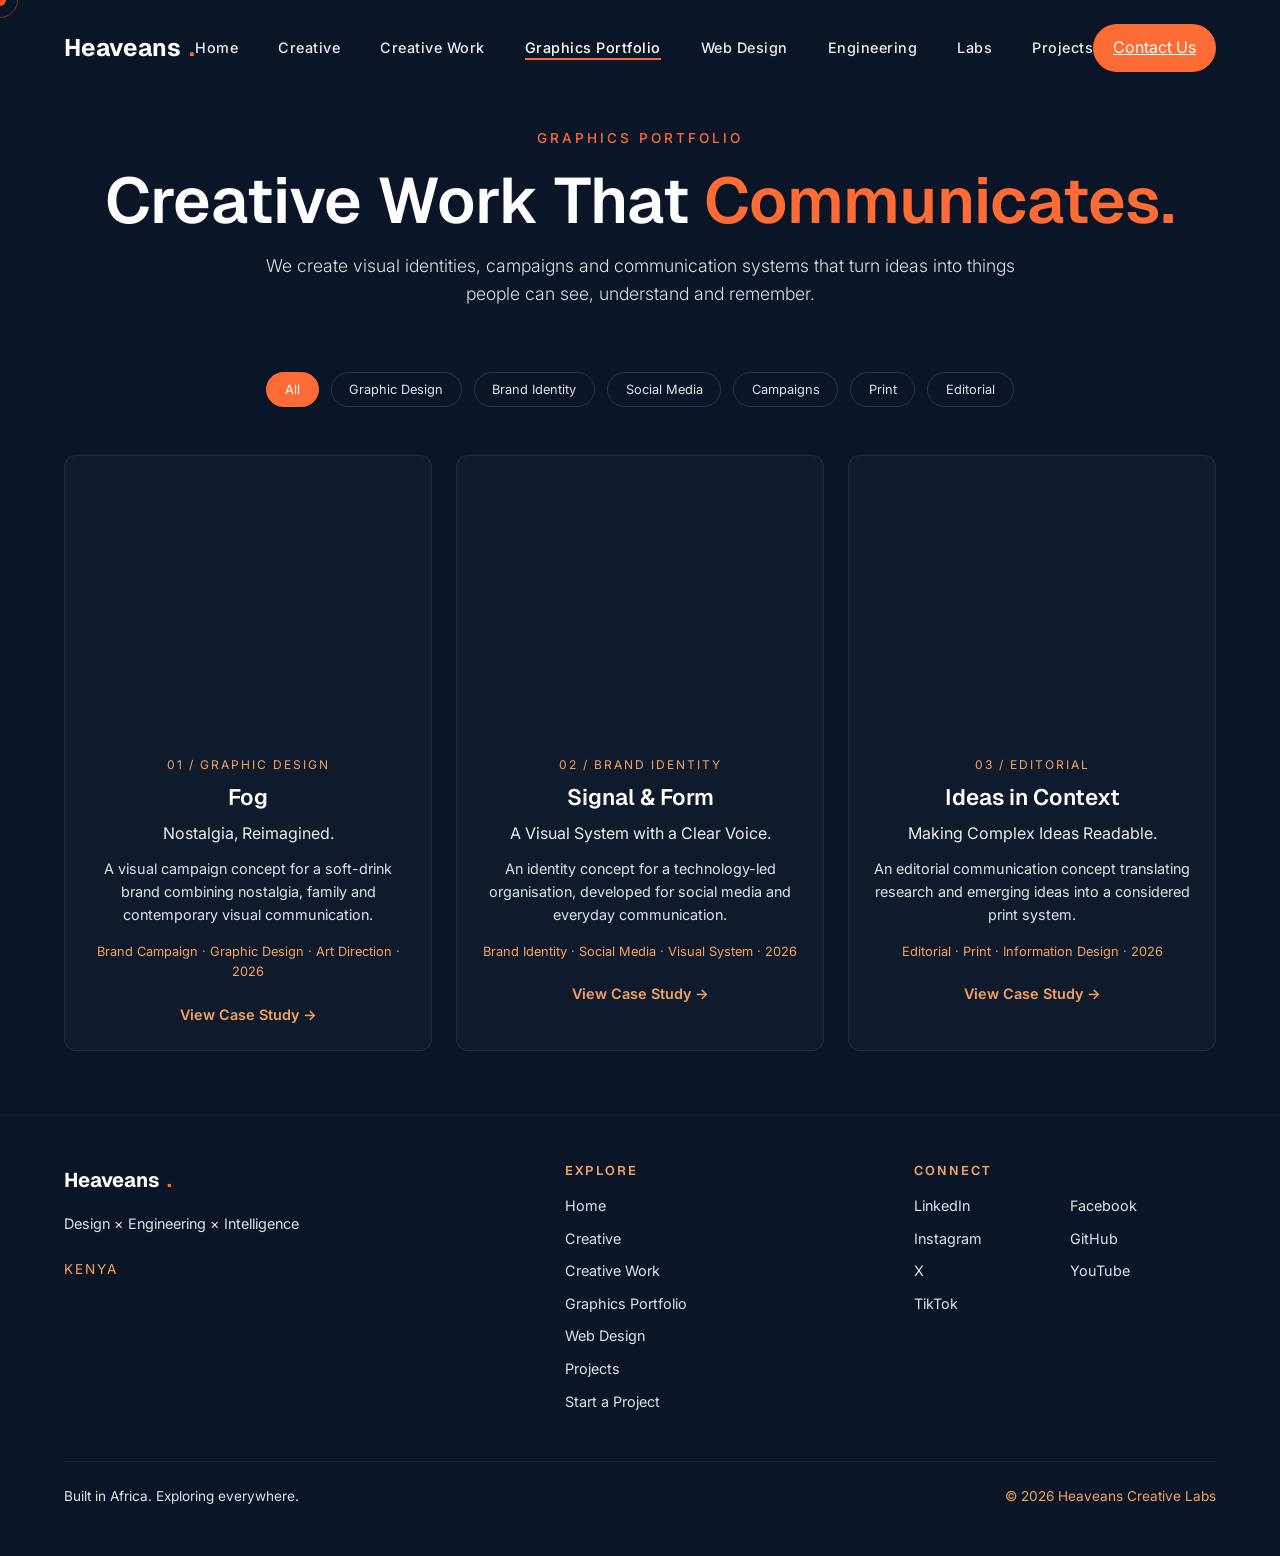
<file: pages/graphics-portfolio.html>
<!DOCTYPE html>
<html lang="en"><head><meta charset="UTF-8"><meta name="viewport" content="width=device-width, initial-scale=1.0"><title>Graphics Portfolio - Heaveans Creative Labs</title><link rel="preconnect" href="https://fonts.googleapis.com"><link rel="preconnect" href="https://fonts.gstatic.com" crossorigin><link href="https://fonts.googleapis.com/css2?family=Geist:wght@300;400;500;600;700&family=Inter:wght@300;400;500;600&display=swap" rel="stylesheet"><link rel="stylesheet" href="../css/shared.css"><style>#graphics-portfolio{background:var(--navy-900)}.portfolio-intro{max-width:760px;margin:0 auto;color:var(--white-300);font-size:1.1rem;font-weight:300}.portfolio-filters{display:flex;justify-content:center;gap:.75rem;margin-bottom:3rem;flex-wrap:wrap}.portfolio-filter{border:1px solid rgba(255,255,255,.12);border-radius:50px;padding:.55rem 1.1rem;color:var(--white-300);background:transparent;cursor:pointer;font: .8rem 'Inter',sans-serif}.portfolio-filter.active,.portfolio-filter:hover{color:var(--white);background:var(--orange-500);border-color:var(--orange-500)}.portfolio-grid{display:grid;grid-template-columns:repeat(3,minmax(0,1fr));gap:1.5rem}.portfolio-card{display:block;overflow:hidden;border:1px solid rgba(255,255,255,.08);border-radius:12px;color:var(--white);text-decoration:none;background:rgba(255,255,255,.025);transition:transform .35s,border-color .35s}.portfolio-card:hover{transform:translateY(-5px);border-color:rgba(255,107,53,.4)}.portfolio-image{aspect-ratio:4/3;background-position:center;background-size:cover}.portfolio-card-body{padding:1.5rem}.portfolio-number{color:var(--orange-400);font-size:.75rem;letter-spacing:2px}.portfolio-card h2{font-size:1.4rem;margin:.7rem 0}.portfolio-positioning{color:var(--white-200);margin-bottom:.65rem}.portfolio-card p{color:var(--white-300);font-size:.9rem}.portfolio-meta{margin-top:1rem;font-size:.8rem!important;color:var(--orange-400)!important}.case-study-link{display:block;margin-top:1.25rem;color:var(--orange-400);font-size:.9rem;font-weight:600}@media(max-width:768px){.portfolio-grid{grid-template-columns:1fr}}</style></head>
<body><div class="loading" id="loader"><div class="loader"></div></div><div class="cursor" id="cursor"></div><div class="cursor-follower" id="cursorFollower"></div><nav id="navbar"><a href="index.html" class="logo">Heaveans<span>.</span></a><ul class="nav-links"><li><a href="index.html">Home</a></li><li><a href="about.html">Creative</a></li><li><a href="creative-work.html">Creative Work</a></li><li><a href="graphics-portfolio.html">Graphics Portfolio</a></li><li><a href="web-design.html">Web Design</a></li><li><a href="engineering.html">Engineering</a></li><li><a href="labs.html">Labs</a></li><li><a href="projects.html">Projects</a></li></ul><a href="start-project.html" class="nav-contact">Contact Us</a><button class="mobile-menu-btn" onclick="toggleMobileMenu()">&#9776;</button></nav><div id="mobileMenu"><a href="index.html">Home</a><a href="about.html">Creative</a><a href="creative-work.html">Creative Work</a><a href="graphics-portfolio.html">Graphics Portfolio</a><a href="web-design.html">Web Design</a><a href="engineering.html">Engineering</a><a href="labs.html">Labs</a><a href="about-us.html">About Us</a><a href="projects.html">Projects</a><a href="start-project.html">Contact Us</a><button class="close-btn" onclick="toggleMobileMenu()">&#10005;</button></div>
<section id="graphics-portfolio" class="visible"><div class="section-header"><div class="section-label">Graphics Portfolio</div><h1 class="section-title">Creative Work That <span class="text-orange">Communicates.</span></h1><div class="portfolio-intro">We create visual identities, campaigns and communication systems that turn ideas into things people can see, understand and remember.</div></div><div class="portfolio-filters"><button class="portfolio-filter active" onclick="filterGraphics('all',this)">All</button><button class="portfolio-filter" onclick="filterGraphics('graphic-design',this)">Graphic Design</button><button class="portfolio-filter" onclick="filterGraphics('brand-identity',this)">Brand Identity</button><button class="portfolio-filter" onclick="filterGraphics('social-media',this)">Social Media</button><button class="portfolio-filter" onclick="filterGraphics('campaigns',this)">Campaigns</button><button class="portfolio-filter" onclick="filterGraphics('print',this)">Print</button><button class="portfolio-filter" onclick="filterGraphics('editorial',this)">Editorial</button></div><div class="portfolio-grid"><a class="portfolio-card" data-category="graphic-design campaigns print" href="creative-detail.html?project=fog"><div class="portfolio-image" style="background-image:url('https://images.unsplash.com/photo-1547887538-e3a2f32cb1cc?auto=format&fit=crop&w=1000&q=85')"></div><div class="portfolio-card-body"><div class="portfolio-number">01 / GRAPHIC DESIGN</div><h2>Fog</h2><div class="portfolio-positioning">Nostalgia, Reimagined.</div><p>A visual campaign concept for a soft-drink brand combining nostalgia, family and contemporary visual communication.</p><p class="portfolio-meta">Brand Campaign · Graphic Design · Art Direction · 2026</p><span class="case-study-link">View Case Study &rarr;</span></div></a><a class="portfolio-card" data-category="brand-identity social-media" href="creative-detail.html?project=identity"><div class="portfolio-image" style="background-image:url('https://images.unsplash.com/photo-1558655146-d09347e92766?auto=format&fit=crop&w=1000&q=85')"></div><div class="portfolio-card-body"><div class="portfolio-number">02 / BRAND IDENTITY</div><h2>Signal &amp; Form</h2><div class="portfolio-positioning">A Visual System with a Clear Voice.</div><p>An identity concept for a technology-led organisation, developed for social media and everyday communication.</p><p class="portfolio-meta">Brand Identity · Social Media · Visual System · 2026</p><span class="case-study-link">View Case Study &rarr;</span></div></a><a class="portfolio-card" data-category="editorial print" href="creative-detail.html?project=editorial"><div class="portfolio-image" style="background-image:url('https://images.unsplash.com/photo-1543002588-bfa74002ed7e?auto=format&fit=crop&w=1000&q=85')"></div><div class="portfolio-card-body"><div class="portfolio-number">03 / EDITORIAL</div><h2>Ideas in Context</h2><div class="portfolio-positioning">Making Complex Ideas Readable.</div><p>An editorial communication concept translating research and emerging ideas into a considered print system.</p><p class="portfolio-meta">Editorial · Print · Information Design · 2026</p><span class="case-study-link">View Case Study &rarr;</span></div></a></div></section>
<footer class="site-footer"><div class="footer-grid"><div class="footer-brand"><div class="logo">Heaveans<span>.</span></div><p>Design &times; Engineering &times; Intelligence</p><span class="footer-location">Kenya</span></div><div class="footer-column"><h3>Explore</h3><ul class="footer-links"><li><a href="index.html">Home</a></li><li><a href="about.html">Creative</a></li><li><a href="creative-work.html">Creative Work</a></li><li><a href="graphics-portfolio.html">Graphics Portfolio</a></li><li><a href="web-design.html">Web Design</a></li><li><a href="projects.html">Projects</a></li><li><a href="start-project.html">Start a Project</a></li></ul></div><div class="footer-column"><h3>Connect</h3><ul class="footer-links footer-connect"><li><a href="https://linkedin.com" target="_blank">LinkedIn</a></li><li><a href="https://facebook.com" target="_blank">Facebook</a></li><li><a href="https://instagram.com" target="_blank">Instagram</a></li><li><a href="https://github.com" target="_blank">GitHub</a></li><li><a href="https://x.com" target="_blank">X</a></li><li><a href="https://youtube.com" target="_blank">YouTube</a></li><li><a href="https://tiktok.com" target="_blank">TikTok</a></li></ul></div></div><div class="footer-bottom"><p>Built in Africa. Exploring everywhere.</p><p>&copy; 2026 Heaveans Creative Labs</p></div></footer><script src="../js/shared.js"></script><script>function filterGraphics(category,button){document.querySelectorAll('.portfolio-filter').forEach(item=>item.classList.remove('active'));button.classList.add('active');document.querySelectorAll('.portfolio-card').forEach(card=>card.style.display=category==='all'||card.dataset.category.split(' ').includes(category)?'block':'none')}</script></body></html>
</file>
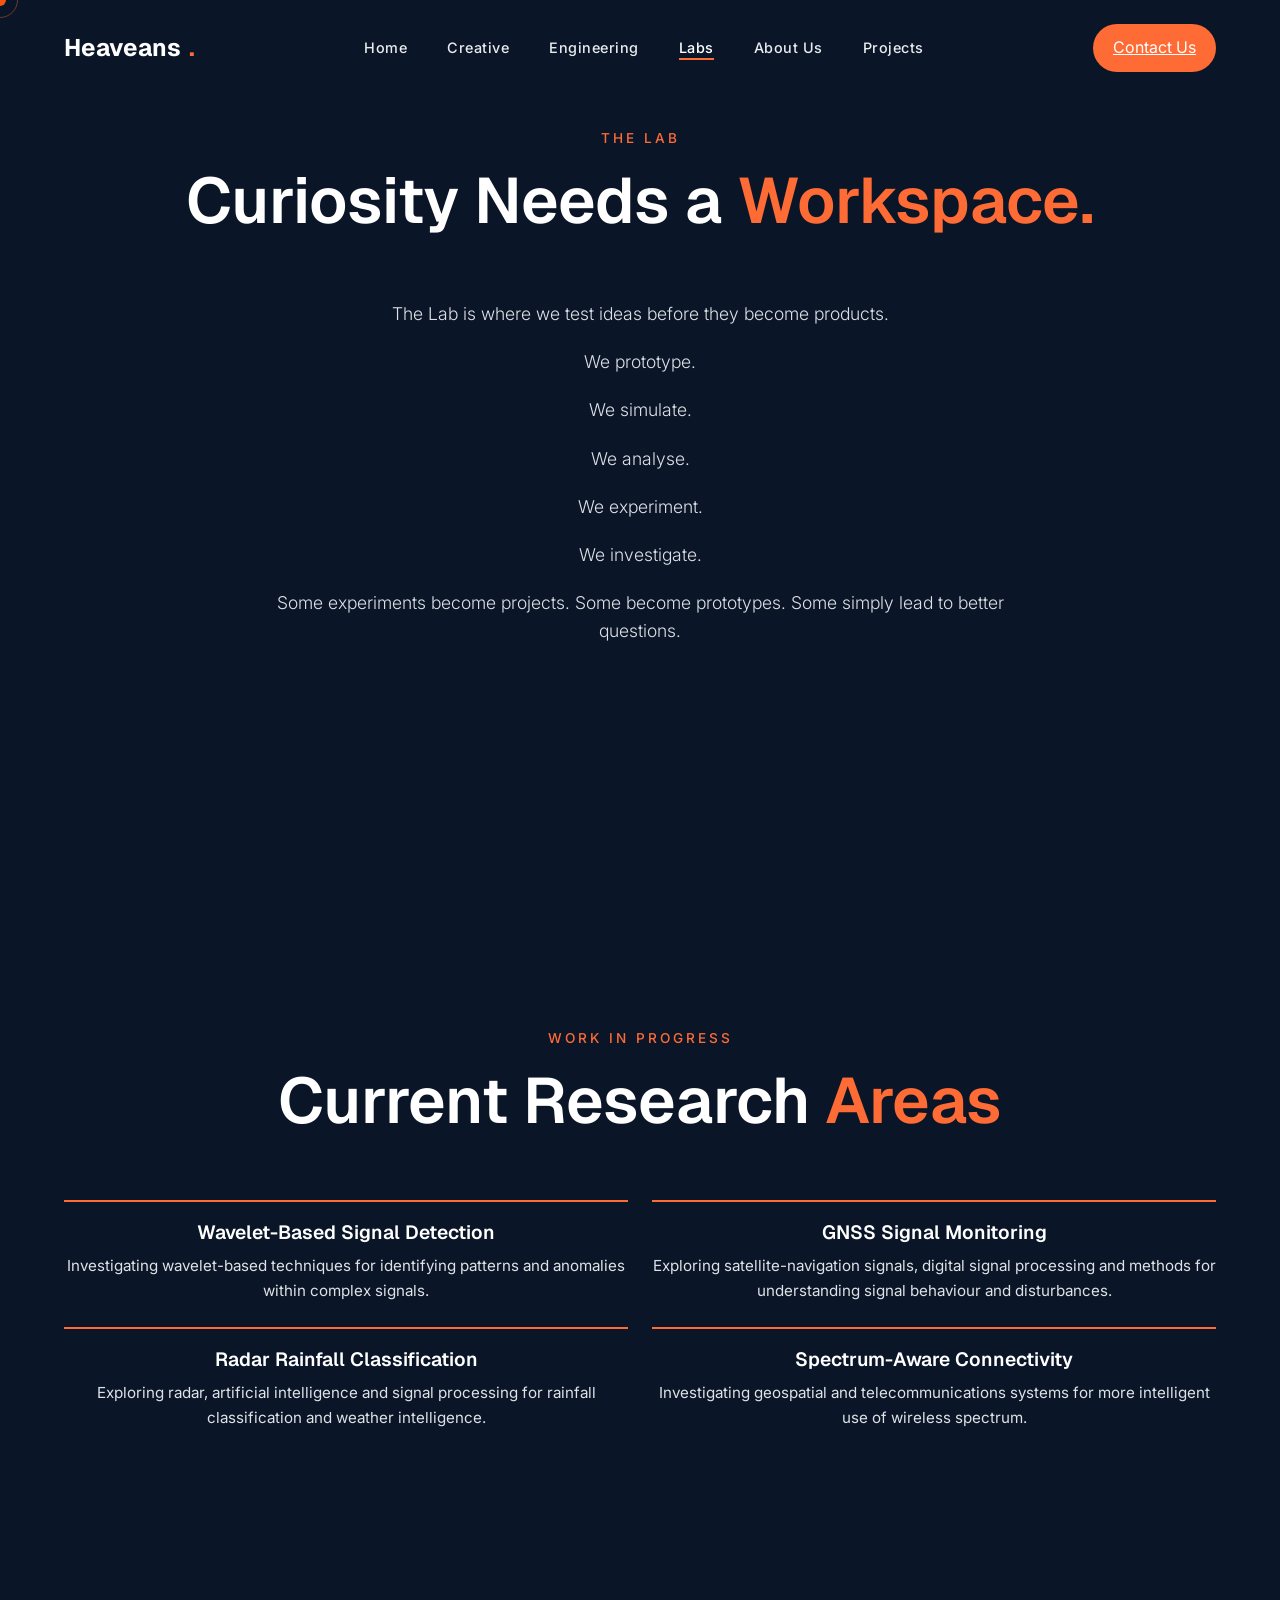
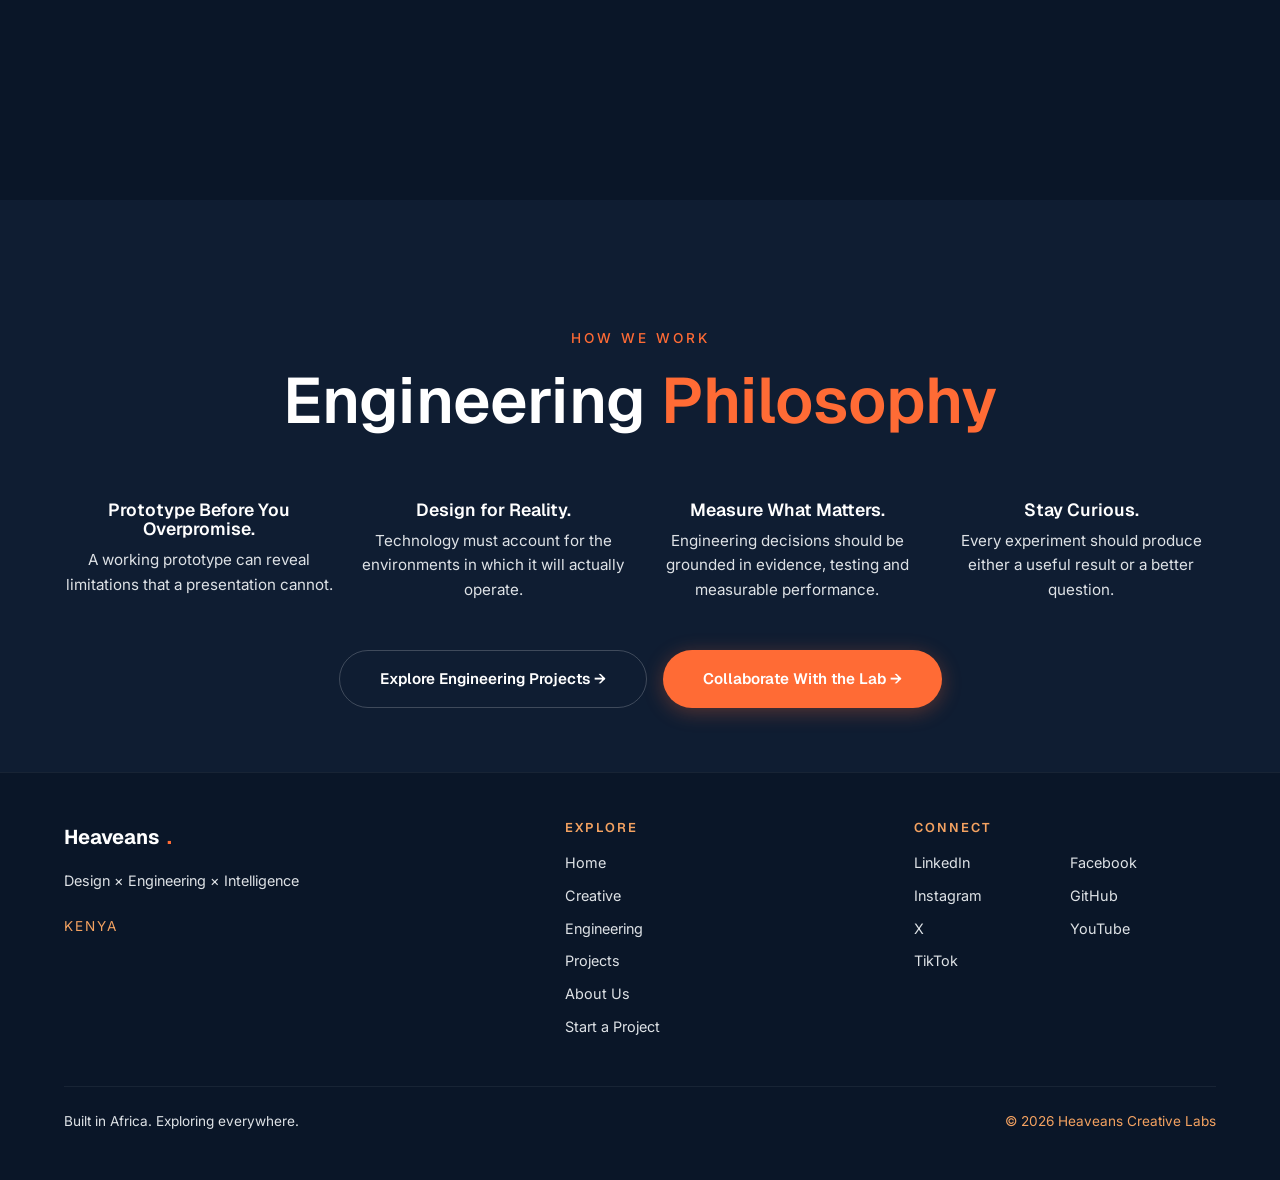
<file: pages/labs.html>
<!DOCTYPE html>
<html lang="en">
<head>
    <meta charset="UTF-8">
    <meta name="viewport" content="width=device-width, initial-scale=1.0">
    <title>The Lab - Heaveans Creative Labs</title>
    <link rel="preconnect" href="https://fonts.googleapis.com">
    <link rel="preconnect" href="https://fonts.gstatic.com" crossorigin>
    <link href="https://fonts.googleapis.com/css2?family=Geist:wght@300;400;500;600;700&family=Inter:wght@300;400;500;600&display=swap" rel="stylesheet">
    <link rel="stylesheet" href="../css/shared.css">
    <style>
        #lab { background: var(--navy-900); }
        .lab-intro { max-width: 780px; margin-right: auto; margin-left: auto; color: var(--white-300); font-size: 1.1rem; font-weight: 300; }
        .lab-intro p + p { margin-top: 1.25rem; }
        .research-grid, .philosophy-grid { display: grid; gap: 1.5rem; }
        .research-grid { grid-template-columns: repeat(2, 1fr); }
        .research-card { border-top: 2px solid var(--orange-500); padding-top: 1.25rem; }
        .research-card h3 { font-size: 1.2rem; margin-bottom: 0.7rem; }
        .research-card p, .philosophy-card p { color: var(--white-300); font-size: 0.95rem; }
        .philosophy { min-height: auto; background: var(--navy-800); }
        .philosophy-grid { grid-template-columns: repeat(4, 1fr); }
        .philosophy-card h3 { font-size: 1.1rem; margin-bottom: 0.6rem; }
        .lab-actions { display: flex; gap: 1rem; flex-wrap: wrap; margin-top: 3rem; }
        @media (max-width: 768px) { .research-grid, .philosophy-grid { grid-template-columns: 1fr; } }
    </style>
</head>
<body>
    <div class="loading" id="loader"><div class="loader"></div></div>
    <div class="cursor" id="cursor"></div><div class="cursor-follower" id="cursorFollower"></div>
    <nav id="navbar">
        <a href="index.html" class="logo">Heaveans<span>.</span></a>
        <ul class="nav-links">
            <li><a href="index.html">Home</a></li><li><a href="about.html">Creative</a></li><li><a href="engineering.html">Engineering</a></li>
            <li><a href="labs.html">Labs</a></li><li><a href="about-us.html">About Us</a></li><li><a href="projects.html">Projects</a></li>
        </ul>
        <a href="start-project.html" class="nav-contact">Contact Us</a>
        <button class="mobile-menu-btn" onclick="toggleMobileMenu()">&#9776;</button>
    </nav>
    <div id="mobileMenu">
        <a href="index.html">Home</a><a href="about.html">Creative</a><a href="engineering.html">Engineering</a><a href="labs.html">Labs</a>
        <a href="about-us.html">About Us</a><a href="projects.html">Projects</a><a href="start-project.html">Contact Us</a><button class="close-btn" onclick="toggleMobileMenu()">&#10005;</button>
    </div>
    <section id="lab" class="visible">
        <div class="section-header"><div class="section-label">The Lab</div><h1 class="section-title">Curiosity Needs a <span class="text-orange">Workspace.</span></h1></div>
        <div class="lab-intro"><p>The Lab is where we test ideas before they become products.</p><p>We prototype.</p><p>We simulate.</p><p>We analyse.</p><p>We experiment.</p><p>We investigate.</p><p>Some experiments become projects. Some become prototypes. Some simply lead to better questions.</p></div>
    </section>
    <section class="lab-section visible"><div class="section-header"><div class="section-label">Work in Progress</div><h2 class="section-title">Current Research <span class="text-orange">Areas</span></h2></div><div class="research-grid"><article class="research-card"><h3>Wavelet-Based Signal Detection</h3><p>Investigating wavelet-based techniques for identifying patterns and anomalies within complex signals.</p></article><article class="research-card"><h3>GNSS Signal Monitoring</h3><p>Exploring satellite-navigation signals, digital signal processing and methods for understanding signal behaviour and disturbances.</p></article><article class="research-card"><h3>Radar Rainfall Classification</h3><p>Exploring radar, artificial intelligence and signal processing for rainfall classification and weather intelligence.</p></article><article class="research-card"><h3>Spectrum-Aware Connectivity</h3><p>Investigating geospatial and telecommunications systems for more intelligent use of wireless spectrum.</p></article></div></section>
    <section class="philosophy visible"><div class="section-header"><div class="section-label">How We Work</div><h2 class="section-title">Engineering <span class="text-orange">Philosophy</span></h2></div><div class="philosophy-grid"><article class="philosophy-card"><h3>Prototype Before You Overpromise.</h3><p>A working prototype can reveal limitations that a presentation cannot.</p></article><article class="philosophy-card"><h3>Design for Reality.</h3><p>Technology must account for the environments in which it will actually operate.</p></article><article class="philosophy-card"><h3>Measure What Matters.</h3><p>Engineering decisions should be grounded in evidence, testing and measurable performance.</p></article><article class="philosophy-card"><h3>Stay Curious.</h3><p>Every experiment should produce either a useful result or a better question.</p></article></div><div class="lab-actions"><a href="projects.html" class="btn btn-secondary">Explore Engineering Projects &rarr;</a><a href="start-project.html" class="btn btn-primary">Collaborate With the Lab &rarr;</a></div></section>
    <footer class="site-footer"><div class="footer-grid"><div class="footer-brand"><div class="logo">Heaveans<span>.</span></div><p>Design &times; Engineering &times; Intelligence</p><span class="footer-location">Kenya</span></div><div class="footer-column"><h3>Explore</h3><ul class="footer-links"><li><a href="index.html">Home</a></li><li><a href="about.html">Creative</a></li><li><a href="engineering.html">Engineering</a></li><li><a href="projects.html">Projects</a></li><li><a href="about-us.html">About Us</a></li><li><a href="start-project.html">Start a Project</a></li></ul></div><div class="footer-column"><h3>Connect</h3><ul class="footer-links footer-connect"><li><a href="https://linkedin.com" target="_blank">LinkedIn</a></li><li><a href="https://facebook.com" target="_blank">Facebook</a></li><li><a href="https://instagram.com" target="_blank">Instagram</a></li><li><a href="https://github.com" target="_blank">GitHub</a></li><li><a href="https://x.com" target="_blank">X</a></li><li><a href="https://youtube.com" target="_blank">YouTube</a></li><li><a href="https://tiktok.com" target="_blank">TikTok</a></li></ul></div></div><div class="footer-bottom"><p>Built in Africa. Exploring everywhere.</p><p>&copy; 2026 Heaveans Creative Labs</p></div></footer>
    <script src="../js/shared.js"></script>
</body>
</html>
</file>
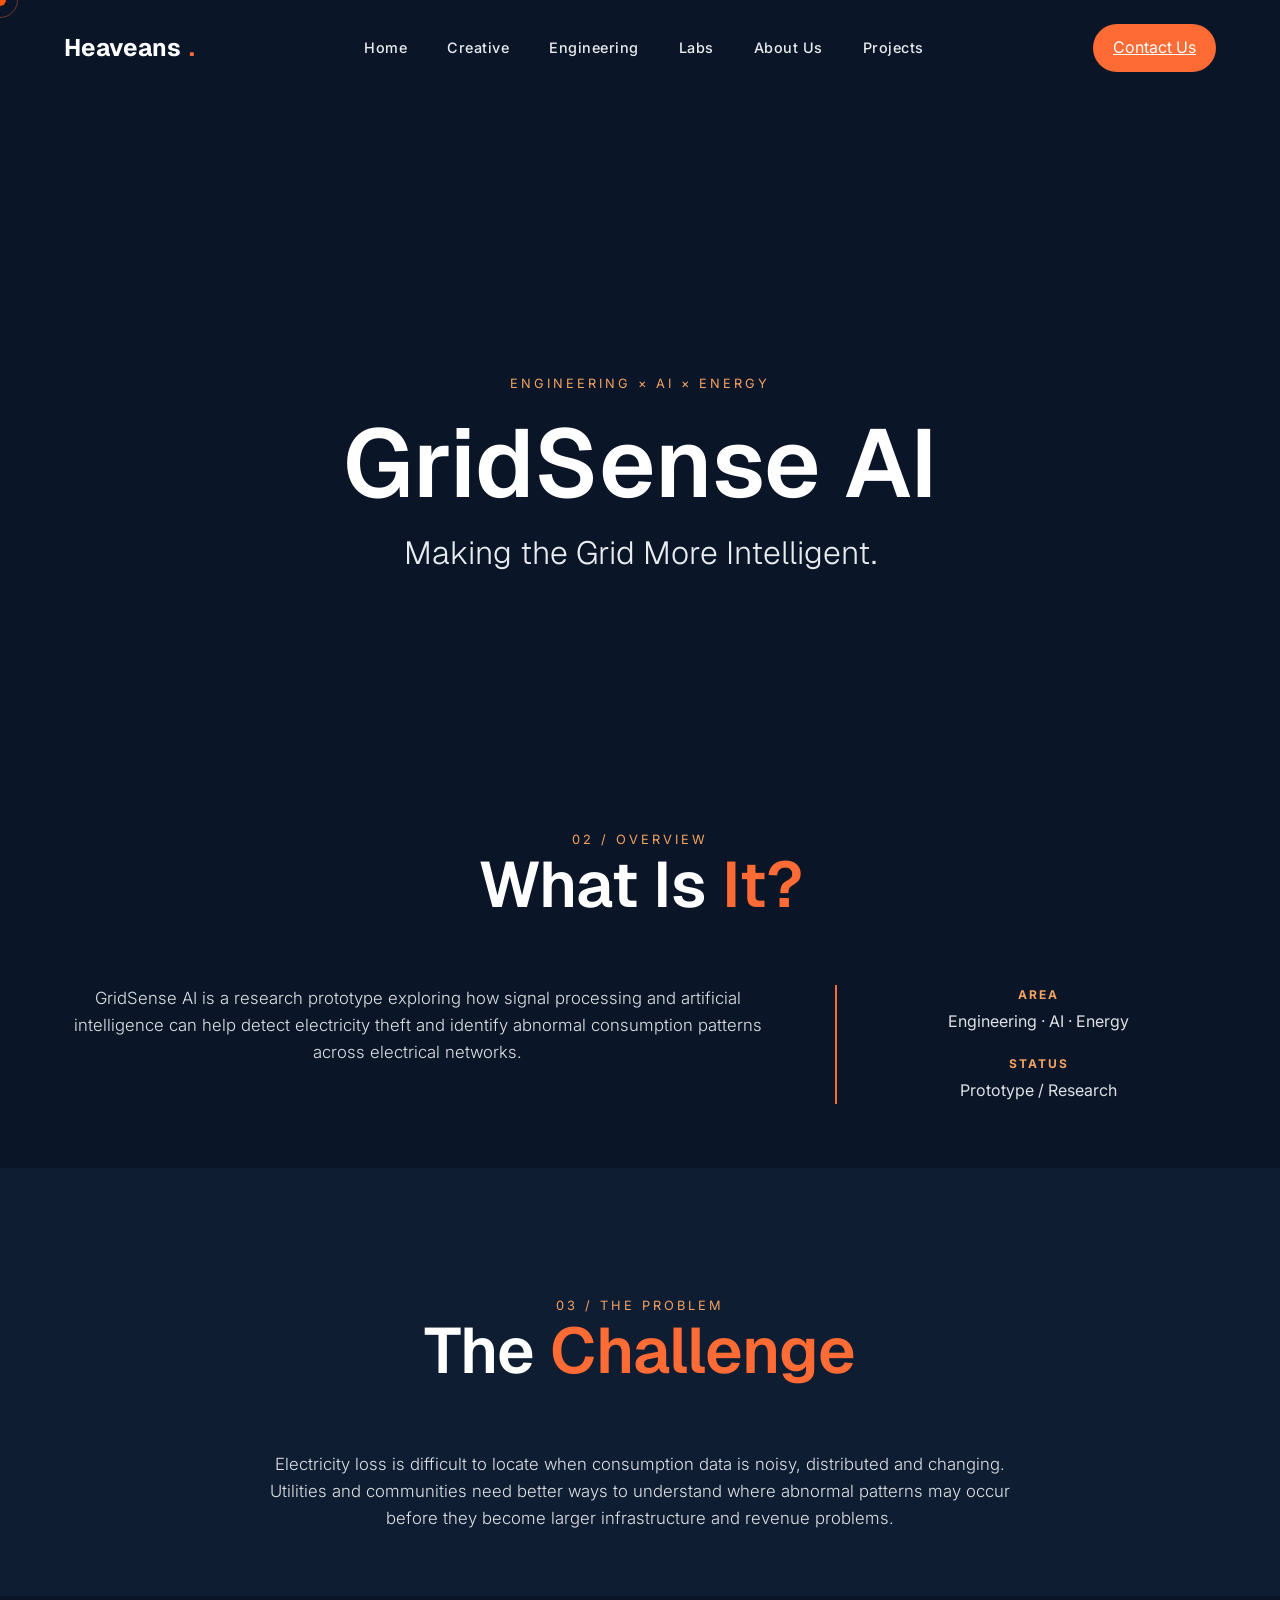
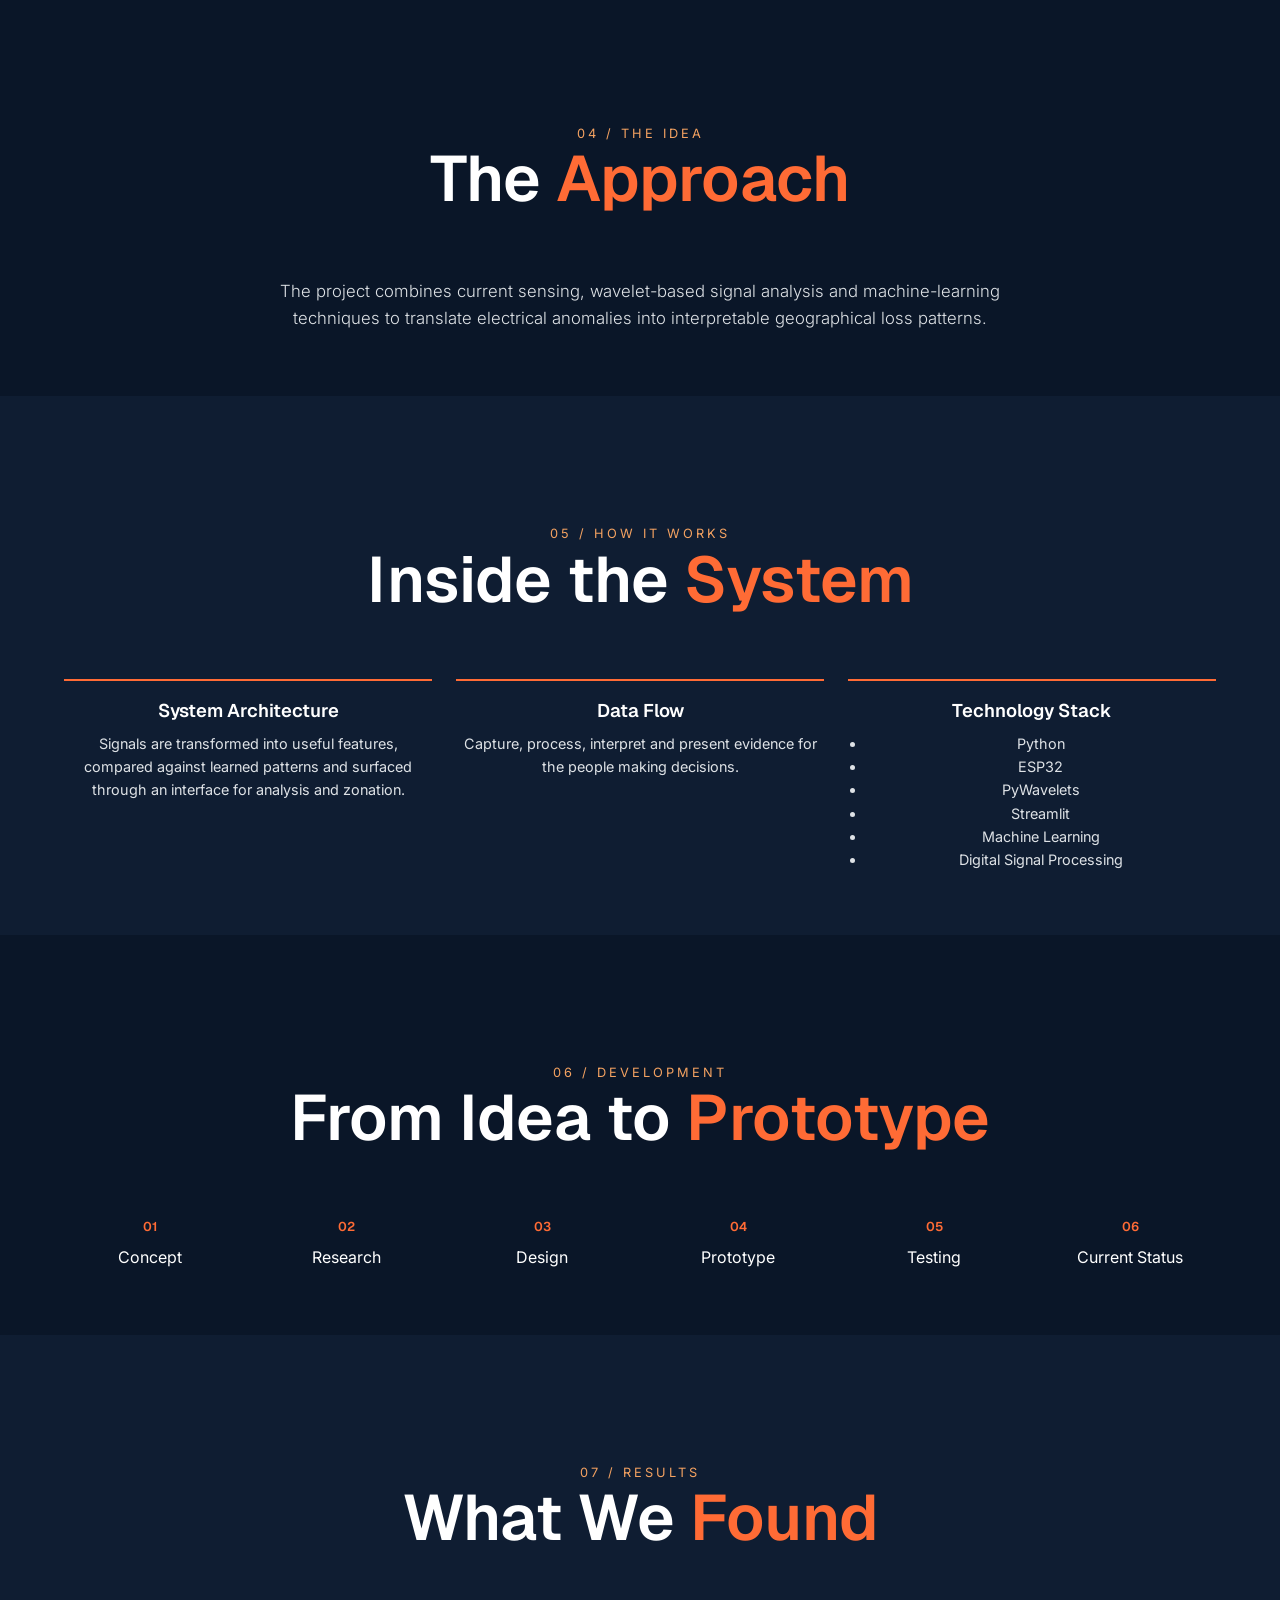
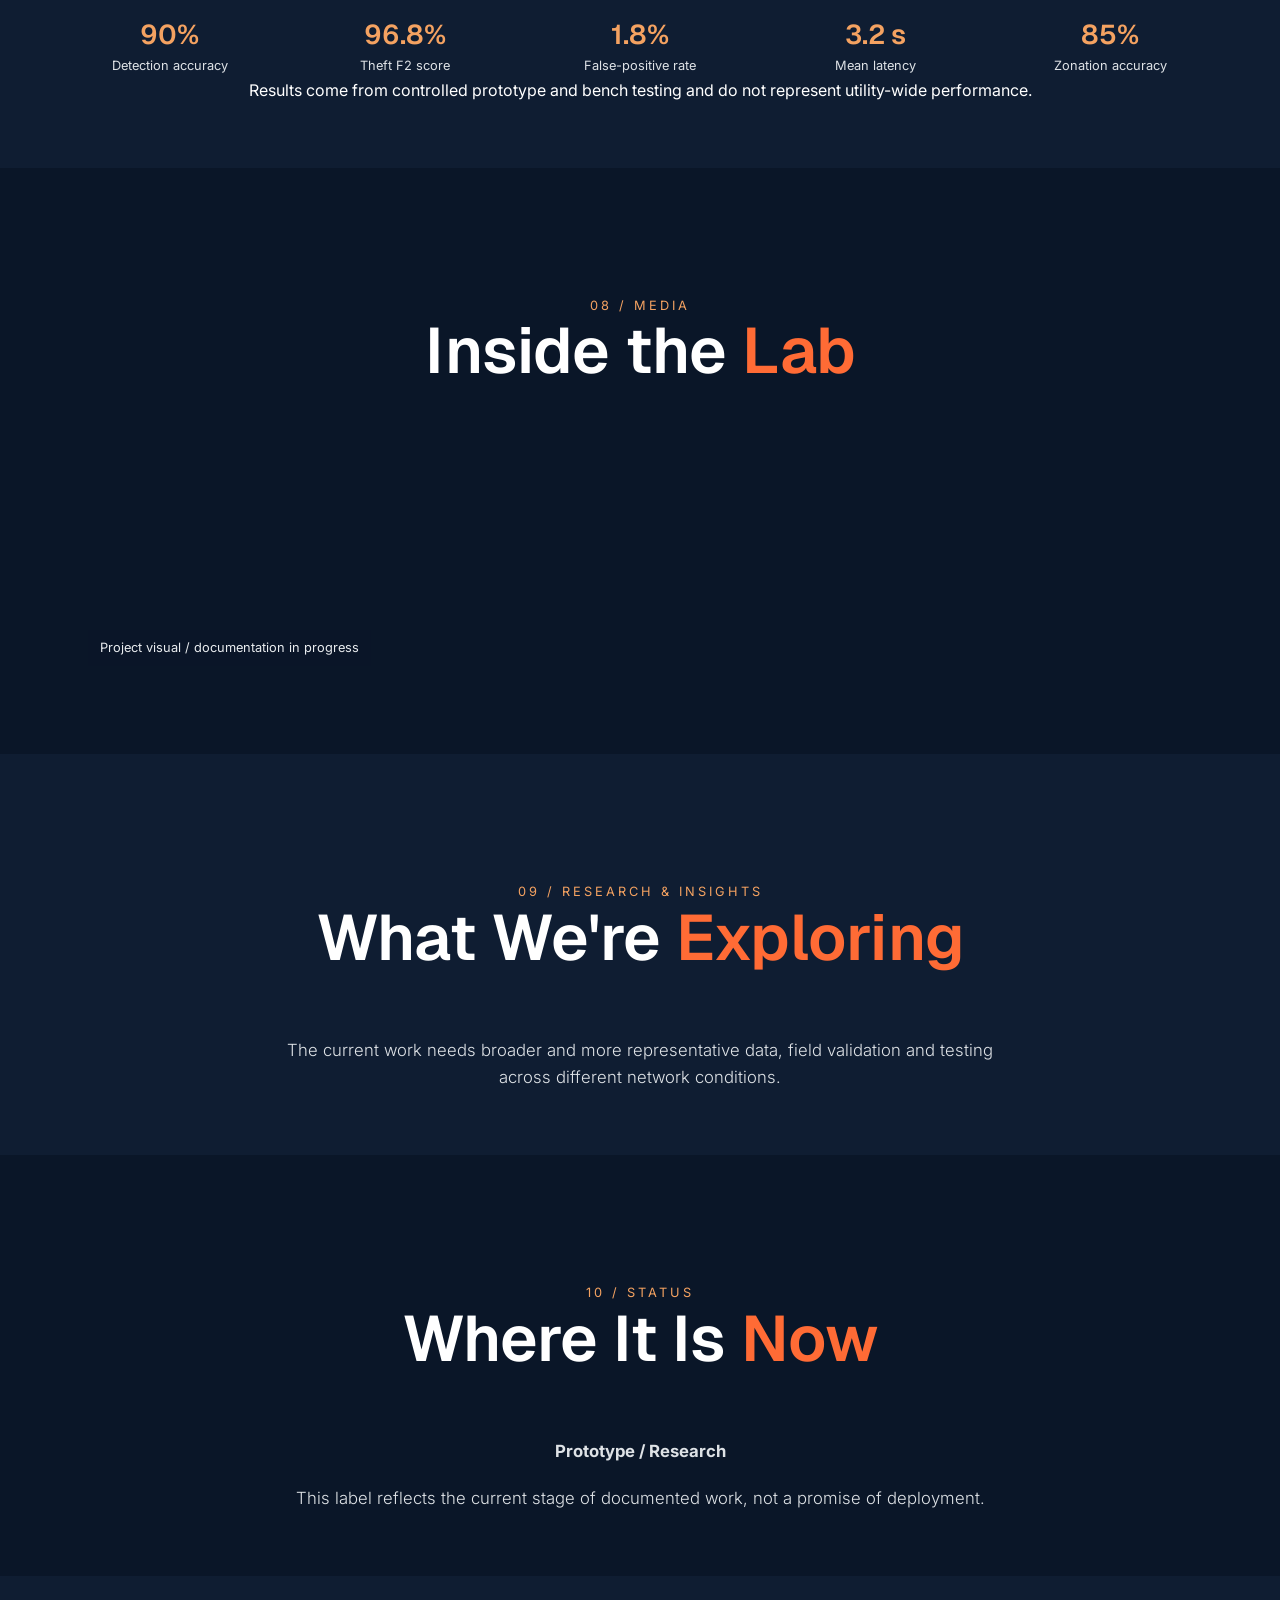
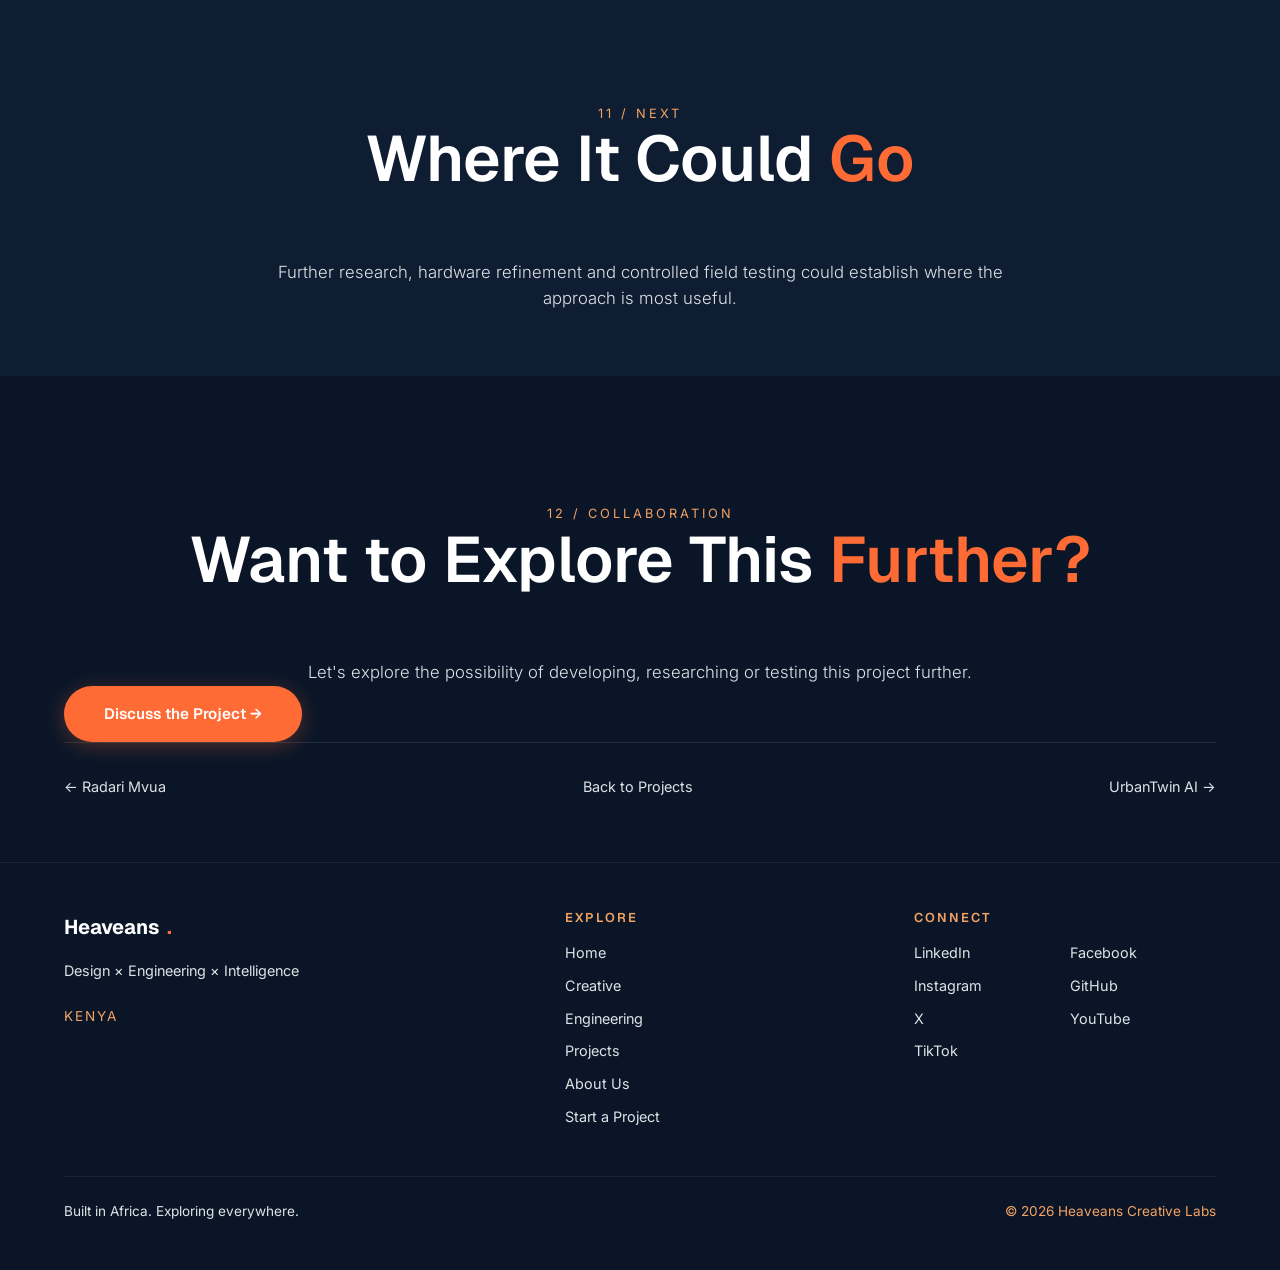
<file: pages/project-detail.html>
<!DOCTYPE html>
<html lang="en">
<head>
    <meta charset="UTF-8">
    <meta name="viewport" content="width=device-width, initial-scale=1.0">
    <title>Project - Heaveans Creative Labs</title>
    <link rel="preconnect" href="https://fonts.googleapis.com">
    <link rel="preconnect" href="https://fonts.gstatic.com" crossorigin>
    <link href="https://fonts.googleapis.com/css2?family=Geist:wght@300;400;500;600;700&family=Inter:wght@300;400;500;600&display=swap" rel="stylesheet">
    <link rel="stylesheet" href="../css/shared.css">
    <style>
        #project-hero { min-height: 78vh; display: grid; align-items: end; background: linear-gradient(180deg, rgba(10, 22, 40, 0.18), var(--navy-900)), var(--hero-image) center / cover; }
        #project-hero, .detail-section { opacity: 1; transform: none; }
        .detail-hero-content { max-width: 900px; margin-right: auto; margin-left: auto; padding-bottom: 4rem; text-align: center; }
        .detail-category, .detail-label { color: var(--orange-400); font-size: 0.8rem; letter-spacing: 3px; text-transform: uppercase; }
        .detail-hero-content h1 { font-size: clamp(3rem, 8vw, 6rem); margin: 1rem 0; }
        .detail-positioning { color: var(--white-200); font: 300 clamp(1.35rem, 3vw, 2rem)/1.3 'Geist', sans-serif; }
        .detail-section { min-height: auto; background: var(--navy-900); }
        .detail-section.alt { background: var(--navy-800); }
        .detail-layout { display: grid; grid-template-columns: minmax(0, 1.3fr) minmax(240px, 0.7fr); gap: 4rem; }
        .detail-copy { max-width: 760px; margin-right: auto; margin-left: auto; color: var(--white-300); font-size: 1.05rem; font-weight: 300; }
        .detail-copy p + p { margin-top: 1.25rem; }
        .detail-aside { border-left: 2px solid var(--orange-500); padding-left: 1.5rem; color: var(--white-300); text-align: center; }
        .detail-aside strong { display: block; color: var(--orange-400); font-size: 0.75rem; letter-spacing: 2px; margin-bottom: 0.3rem; text-transform: uppercase; }
        .detail-aside div + div { margin-top: 1.25rem; }
        .system-grid, .development-grid, .results-grid, .insight-grid { display: grid; gap: 1.5rem; }
        .system-grid { grid-template-columns: repeat(3, 1fr); }
        .detail-card { border-top: 2px solid var(--orange-500); padding-top: 1.25rem; }
        .detail-card h3 { font-size: 1.15rem; margin-bottom: 0.7rem; }
        .detail-card p, .detail-card li { color: var(--white-300); font-size: 0.9rem; }
        .detail-card ul { padding-left: 1.1rem; }
        .development-grid { grid-template-columns: repeat(6, 1fr); }
        .development-step { text-align: center; }
        .development-step span { display: block; color: var(--orange-500); font: 600 0.8rem 'Geist', sans-serif; margin-bottom: 0.65rem; }
        .results-grid { grid-template-columns: repeat(5, 1fr); }
        .result strong { display: block; color: var(--orange-400); font: 600 1.7rem 'Geist', sans-serif; }
        .result span { color: var(--white-300); font-size: 0.8rem; }
        .detail-media { min-height: 240px; background: var(--hero-image) center / cover; border-radius: 12px; display: grid; place-items: end start; padding: 1.5rem; }
        .detail-media span { background: rgba(10, 22, 40, 0.8); color: var(--white-200); padding: 0.5rem 0.75rem; font-size: 0.8rem; }
        .detail-actions, .project-nav { display: flex; justify-content: space-between; align-items: center; gap: 1rem; flex-wrap: wrap; }
        .project-nav { border-top: 1px solid rgba(255,255,255,0.1); padding-top: 2rem; }
        .project-nav a { color: var(--white-300); text-decoration: none; font-size: 0.9rem; }
        .project-nav a:hover { color: var(--orange-400); }
        @media (max-width: 768px) { .detail-layout, .system-grid, .development-grid, .results-grid { grid-template-columns: 1fr; } .results-grid { gap: 1rem; } .detail-aside { border-left: 0; border-top: 2px solid var(--orange-500); padding: 1.25rem 0 0; } .development-step { text-align: left; } }
    </style>
</head>
<body>
    <div class="loading" id="loader"><div class="loader"></div></div>
    <div class="cursor" id="cursor"></div><div class="cursor-follower" id="cursorFollower"></div>
    <nav id="navbar"><a href="index.html" class="logo">Heaveans<span>.</span></a><ul class="nav-links"><li><a href="index.html">Home</a></li><li><a href="about.html">Creative</a></li><li><a href="engineering.html">Engineering</a></li><li><a href="labs.html">Labs</a></li><li><a href="about-us.html">About Us</a></li><li><a href="projects.html">Projects</a></li></ul><a href="start-project.html" class="nav-contact">Contact Us</a><button class="mobile-menu-btn" onclick="toggleMobileMenu()">&#9776;</button></nav>
    <div id="mobileMenu"><a href="index.html">Home</a><a href="about.html">Creative</a><a href="engineering.html">Engineering</a><a href="labs.html">Labs</a><a href="about-us.html">About Us</a><a href="projects.html">Projects</a><a href="start-project.html">Contact Us</a><button class="close-btn" onclick="toggleMobileMenu()">&#10005;</button></div>
    <main id="project-content"></main>
    <footer class="site-footer"><div class="footer-grid"><div class="footer-brand"><div class="logo">Heaveans<span>.</span></div><p>Design &times; Engineering &times; Intelligence</p><span class="footer-location">Kenya</span></div><div class="footer-column"><h3>Explore</h3><ul class="footer-links"><li><a href="index.html">Home</a></li><li><a href="about.html">Creative</a></li><li><a href="engineering.html">Engineering</a></li><li><a href="projects.html">Projects</a></li><li><a href="about-us.html">About Us</a></li><li><a href="start-project.html">Start a Project</a></li></ul></div><div class="footer-column"><h3>Connect</h3><ul class="footer-links footer-connect"><li><a href="https://linkedin.com" target="_blank">LinkedIn</a></li><li><a href="https://facebook.com" target="_blank">Facebook</a></li><li><a href="https://instagram.com" target="_blank">Instagram</a></li><li><a href="https://github.com" target="_blank">GitHub</a></li><li><a href="https://x.com" target="_blank">X</a></li><li><a href="https://youtube.com" target="_blank">YouTube</a></li><li><a href="https://tiktok.com" target="_blank">TikTok</a></li></ul></div></div><div class="footer-bottom"><p>Built in Africa. Exploring everywhere.</p><p>&copy; 2026 Heaveans Creative Labs</p></div></footer>
    <script src="../js/shared.js"></script>
    <script>
        const imageBase = 'https://images.unsplash.com/';
        const projects = {
            gridsense: { number: '01', category: 'Engineering × AI × Energy', name: 'GridSense AI', position: 'Making the Grid More Intelligent.', image: imageBase + 'photo-1473341304170-971dccb5ac1e?auto=format&fit=crop&w=1600&q=85', area: 'Engineering · AI · Energy', status: 'Prototype / Research', overview: 'GridSense AI is a research prototype exploring how signal processing and artificial intelligence can help detect electricity theft and identify abnormal consumption patterns across electrical networks.', problem: 'Electricity loss is difficult to locate when consumption data is noisy, distributed and changing. Utilities and communities need better ways to understand where abnormal patterns may occur before they become larger infrastructure and revenue problems.', approach: 'The project combines current sensing, wavelet-based signal analysis and machine-learning techniques to translate electrical anomalies into interpretable geographical loss patterns.', stack: ['Python', 'ESP32', 'PyWavelets', 'Streamlit', 'Machine Learning', 'Digital Signal Processing'], method: 'Signals are transformed into useful features, compared against learned patterns and surfaced through an interface for analysis and zonation.', findings: [['90%', 'Detection accuracy'], ['96.8%', 'Theft F2 score'], ['1.8%', 'False-positive rate'], ['3.2 s', 'Mean latency'], ['85%', 'Zonation accuracy']], research: 'The current work needs broader and more representative data, field validation and testing across different network conditions.', next: 'Further research, hardware refinement and controlled field testing could establish where the approach is most useful.', note: 'Results come from controlled prototype and bench testing and do not represent utility-wide performance.' },
            urbantwin: { number: '02', category: 'AI × Climate × Digital Twins', name: 'UrbanTwin AI', position: 'Understanding the Future of African Cities.', image: imageBase + 'photo-1480714378408-67cf0d13bc1b?auto=format&fit=crop&w=1600&q=85', area: 'AI · Climate · Digital Twins', status: 'Research', overview: 'UrbanTwin AI explores predictive digital twins that help African cities understand climate risks, infrastructure stress and urban change.', problem: 'Urban systems are interconnected, but the data used to plan them is often fragmented. This makes it harder to see how environmental pressure and infrastructure decisions affect one another.', approach: 'The concept combines geospatial information, data visualisation, artificial intelligence and predictive analytics to create a richer picture of urban behaviour.', stack: ['Python', 'Geospatial Data', 'Machine Learning', 'Data Visualisation'], method: 'Urban observations become mapped data layers that can be modelled, compared and visualised as changing city conditions.', findings: [['Research', 'Current stage'], ['Open', 'Data questions'], ['Open', 'Model validation']], research: 'The work is exploring data availability, local calibration, useful prediction horizons and how city teams could interpret model outputs.', next: 'The next stage could test a focused city use case with local datasets and domain partners.', note: 'This remains a research project and does not represent a deployed city-scale system.' },
            aerofresh: { number: '03', category: 'Climate × Food Systems × IoT', name: 'AeroFresh', position: 'Rethinking Food Waste Through Data.', image: imageBase + 'photo-1542838132-92c53300491e?auto=format&fit=crop&w=1600&q=85', area: 'Climate · Food Systems · IoT', status: 'Building', overview: 'AeroFresh explores how software, data and connected devices can improve the way food systems monitor and respond to waste.', problem: 'Food waste becomes harder to manage when losses remain invisible across storage, transport and distribution. Better visibility can help teams act earlier and coordinate decisions.', approach: 'The platform combines data acquisition, IoT and analytics to make food waste more visible across the food chain.', stack: ['IoT', 'Data Acquisition', 'Analytics', 'Web Platform'], method: 'Connected observations feed a shared view of conditions, events and opportunities for intervention.', findings: [['Building', 'Current stage'], ['IoT', 'Core direction'], ['Open', 'Field validation']], research: 'The project is exploring which signals are most useful, how to work with inconsistent connectivity and how to measure impact responsibly.', next: 'Hardware trials, partner testing and better lifecycle data could guide the next version.', note: 'The system is under development and has not been presented as a completed deployment.' },
            nestcare: { number: '04', category: 'Engineering × Health Technology', name: 'NestCare', position: 'Technology for Unstable Power Environments.', image: imageBase + 'photo-1584982751601-97dcc096659c?auto=format&fit=crop&w=1600&q=85', area: 'Engineering · Health Technology', status: 'Prototype', overview: 'NestCare explores affordable technology for neonatal care in environments where electricity supply cannot always be relied upon.', problem: 'Power instability can make critical equipment harder to operate consistently. Resilience must be considered alongside monitoring, thermal control and fault detection.', approach: 'The concept focuses on monitoring, thermal control and fault detection for neonatal equipment designed with unstable power environments in mind.', stack: ['Embedded Systems', 'Sensing', 'Power Management', 'Fault Detection'], method: 'Sensors and control logic monitor equipment conditions and surface faults while accounting for power interruptions.', findings: [['Prototype', 'Current stage'], ['Open', 'Safety validation'], ['Open', 'Clinical input']], research: 'The work needs specialist review, rigorous safety testing and a clear understanding of operational requirements before any practical deployment claim.', next: 'The next stage is technical refinement with domain experts and controlled, responsible testing.', note: 'This is a technology concept and does not make medical efficacy claims.' },
            aquila: { number: '05', category: 'AI × Digital × Knowledge', name: 'Aquila', position: 'Intelligent Access to Christian Knowledge.', image: imageBase + 'photo-1504052434569-70ad5836ab65?auto=format&fit=crop&w=1600&q=85', area: 'AI · Digital · Knowledge', status: 'Research', overview: 'Aquila is an AI-oriented platform exploring how artificial intelligence can make Christian knowledge more accessible through intelligent digital assistance.', problem: 'People often need to navigate large and varied knowledge sources to find context, connections and useful paths for learning.', approach: 'The project investigates natural-language interaction, knowledge systems and AI as tools for exploring scripture, Christian knowledge and digital learning.', stack: ['Natural Language Processing', 'Knowledge Systems', 'AI', 'Digital Product Design'], method: 'Questions are interpreted against a curated knowledge structure and returned through an accessible conversational interface.', findings: [['Research', 'Current stage'], ['Open', 'Knowledge curation'], ['Open', 'Evaluation']], research: 'The project is exploring source quality, responsible interpretation, user trust and how to make uncertainty visible.', next: 'Further knowledge modelling and user testing could shape a focused learning experience.', note: 'Aquila is a research project exploring digital knowledge access.' },
            dawayetu: { number: '06', category: 'AI × Knowledge × Digital', name: 'DawaYetu', position: 'Preserving Knowledge. Expanding Access.', image: imageBase + 'photo-1515377905703-c4788e51af15?auto=format&fit=crop&w=1600&q=85', area: 'AI · Knowledge · Digital', status: 'Research', overview: 'DawaYetu explores how artificial intelligence and knowledge systems could help organise and make traditional herbal knowledge more accessible.', problem: 'Traditional knowledge can be difficult to preserve, search and present without losing context, ownership and cultural responsibility.', approach: 'The concept investigates knowledge graphs, natural-language processing and digital platforms with an emphasis on responsible handling and presentation.', stack: ['Knowledge Graphs', 'NLP', 'AI', 'Digital Platforms'], method: 'Structured knowledge and natural-language interfaces provide paths for discovery while keeping provenance and context visible.', findings: [['Research', 'Current stage'], ['Open', 'Consent models'], ['Open', 'Knowledge structure']], research: 'The work must address ownership, consent, cultural context and responsible presentation before access can be expanded.', next: 'The next stage could involve community-led knowledge design and careful prototype evaluation.', note: 'This project does not make medical treatment claims.' },
            wekeza: { number: '07', category: 'Telecommunications × AI × Geospatial', name: 'Wekeza WSDB', position: 'Exploring the Future of Spectrum-Aware Connectivity.', image: imageBase + 'photo-1518770660439-4636190af475?auto=format&fit=crop&w=1600&q=85', area: 'Telecommunications · AI · Geospatial', status: 'Research', overview: 'Wekeza WSDB explores the concept of a Kenyan-owned TV White Space geolocation database that could support spectrum-aware connectivity applications.', problem: 'Wireless spectrum decisions depend on location, propagation and changing usage. Better local intelligence could support more informed connectivity planning.', approach: 'The project brings together telecommunications, geospatial data, spectrum management and propagation modelling.', stack: ['Geospatial Data', 'Propagation Modelling', 'Telecommunications', 'Databases'], method: 'Location and propagation data are organised into a system that can inform spectrum-aware decisions and connectivity applications.', findings: [['Research', 'Current stage'], ['Open', 'Coverage modelling'], ['Open', 'Regulatory fit']], research: 'The open questions include data governance, propagation accuracy, interoperability and the practical needs of connectivity providers.', next: 'A focused regional prototype and stakeholder review could test the concept further.', note: 'Wekeza WSDB is a research concept, not a deployed database.' },
            anga: { number: '08', category: 'Aerospace × GNSS × Digital Signal Processing', name: 'Anga Sentinel', position: 'Watching the Signals Above Us.', image: imageBase + 'photo-1446776811953-b23d57bd21aa?auto=format&fit=crop&w=1600&q=85', area: 'Aerospace · GNSS · Digital Signal Processing', status: 'Research Concept', overview: 'Anga Sentinel is a proposed East African monitoring network for studying ionospheric effects, GNSS integrity and signal disturbances.', problem: 'Ionospheric conditions can affect positioning and communication signals, while regional observations are valuable for understanding local behaviour.', approach: 'The concept explores distributed sensing, digital signal processing and satellite communication technologies.', stack: ['GNSS', 'Digital Signal Processing', 'Distributed Sensing', 'Satellite Communications'], method: 'Distributed observations are processed to identify signal behaviour, disturbances and patterns across locations.', findings: [['Concept', 'Current stage'], ['Open', 'Network design'], ['Open', 'Sensor validation']], research: 'The work is exploring station design, data sharing, signal quality metrics and how regional observations can complement existing information.', next: 'The next phase could define a small sensing network and test a shared analysis workflow.', note: 'Anga Sentinel is a proposed research network.' },
            radari: { number: '09', category: 'Radar × Climate × AI', name: 'Radari Mvua', position: 'Seeing Rain Before It Becomes a Crisis.', image: imageBase + 'photo-1534088568595-a066f410bcda?auto=format&fit=crop&w=1600&q=85', area: 'Radar · Climate · AI', status: 'Research Concept', overview: 'Radari Mvua explores a low-cost radar and artificial intelligence approach to rainfall monitoring, flood detection and local weather intelligence.', problem: 'Local rainfall and flood conditions can change quickly, while communities and decision-makers may lack timely, local observations.', approach: 'The concept combines radar sensing, signal processing, artificial intelligence and edge computing to investigate locally generated weather intelligence.', stack: ['Radar Sensing', 'Signal Processing', 'AI', 'Edge Computing'], method: 'Radar returns are processed at or near the edge, classified and translated into local rainfall and flood indicators.', findings: [['Concept', 'Current stage'], ['Open', 'Radar calibration'], ['Open', 'Weather validation']], research: 'The work is exploring low-cost sensing, classification accuracy, calibration and responsible communication of uncertainty.', next: 'Hardware experiments and comparison with trusted weather observations could guide future development.', note: 'Radari Mvua is a research concept and does not represent an operational warning system.' }
        };
        const keys = Object.keys(projects);
        const selectedKey = new URLSearchParams(window.location.search).get('project') || 'gridsense';
        const project = projects[selectedKey] || projects.gridsense;
        const index = keys.indexOf(selectedKey) >= 0 ? keys.indexOf(selectedKey) : 0;
        const previous = projects[keys[(index - 1 + keys.length) % keys.length]];
        const next = projects[keys[(index + 1) % keys.length]];
        document.title = project.name + ' - Heaveans Creative Labs';
        document.documentElement.style.setProperty('--hero-image', `url('${project.image}')`);
        const list = items => items.map(item => `<li>${item}</li>`).join('');
        const results = project.findings.map(item => `<div class="result"><strong>${item[0]}</strong><span>${item[1]}</span></div>`).join('');
        document.getElementById('project-content').innerHTML = `<section id="project-hero"><div class="detail-hero-content"><div class="detail-category">${project.category}</div><h1>${project.name}</h1><p class="detail-positioning">${project.position}</p></div></section><section class="detail-section"><div class="section-header"><div class="detail-label">02 / Overview</div><h2 class="section-title">What Is <span class="text-orange">It?</span></h2></div><div class="detail-layout"><div class="detail-copy"><p>${project.overview}</p></div><aside class="detail-aside"><div><strong>Area</strong>${project.area}</div><div><strong>Status</strong>${project.status}</div></aside></div></section><section class="detail-section alt"><div class="section-header"><div class="detail-label">03 / The Problem</div><h2 class="section-title">The <span class="text-orange">Challenge</span></h2></div><div class="detail-copy"><p>${project.problem}</p></div></section><section class="detail-section"><div class="section-header"><div class="detail-label">04 / The Idea</div><h2 class="section-title">The <span class="text-orange">Approach</span></h2></div><div class="detail-copy"><p>${project.approach}</p></div></section><section class="detail-section alt"><div class="section-header"><div class="detail-label">05 / How It Works</div><h2 class="section-title">Inside the <span class="text-orange">System</span></h2></div><div class="system-grid"><article class="detail-card"><h3>System Architecture</h3><p>${project.method}</p></article><article class="detail-card"><h3>Data Flow</h3><p>Capture, process, interpret and present evidence for the people making decisions.</p></article><article class="detail-card"><h3>Technology Stack</h3><ul>${list(project.stack)}</ul></article></div></section><section class="detail-section"><div class="section-header"><div class="detail-label">06 / Development</div><h2 class="section-title">From Idea to <span class="text-orange">Prototype</span></h2></div><div class="development-grid">${['Concept','Research','Design','Prototype','Testing','Current Status'].map((step, i) => `<div class="development-step"><span>0${i + 1}</span>${step}</div>`).join('')}</div></section><section class="detail-section alt"><div class="section-header"><div class="detail-label">07 / Results</div><h2 class="section-title">What We <span class="text-orange">Found</span></h2></div><div class="results-grid">${results}</div><p class="project-note">${project.note}</p></section><section class="detail-section"><div class="section-header"><div class="detail-label">08 / Media</div><h2 class="section-title">Inside the <span class="text-orange">Lab</span></h2></div><div class="detail-media" style="--hero-image: url('${project.image}')"><span>Project visual / documentation in progress</span></div></section><section class="detail-section alt"><div class="section-header"><div class="detail-label">09 / Research &amp; Insights</div><h2 class="section-title">What We're <span class="text-orange">Exploring</span></h2></div><div class="detail-copy"><p>${project.research}</p></div></section><section class="detail-section"><div class="section-header"><div class="detail-label">10 / Status</div><h2 class="section-title">Where It Is <span class="text-orange">Now</span></h2></div><div class="detail-copy"><p><strong>${project.status}</strong></p><p>This label reflects the current stage of documented work, not a promise of deployment.</p></div></section><section class="detail-section alt"><div class="section-header"><div class="detail-label">11 / Next</div><h2 class="section-title">Where It Could <span class="text-orange">Go</span></h2></div><div class="detail-copy"><p>${project.next}</p></div></section><section class="detail-section"><div class="section-header"><div class="detail-label">12 / Collaboration</div><h2 class="section-title">Want to Explore This <span class="text-orange">Further?</span></h2></div><div class="detail-copy"><p>Let's explore the possibility of developing, researching or testing this project further.</p></div><div class="detail-actions"><a href="start-project.html" class="btn btn-primary">Discuss the Project &rarr;</a></div><div class="project-nav"><a href="project-detail.html?project=${keys[(index - 1 + keys.length) % keys.length]}">&larr; ${previous.name}</a><a href="projects.html">Back to Projects</a><a href="project-detail.html?project=${keys[(index + 1) % keys.length]}">${next.name} &rarr;</a></div></section>`;
    </script>
</body>
</html>
</file>
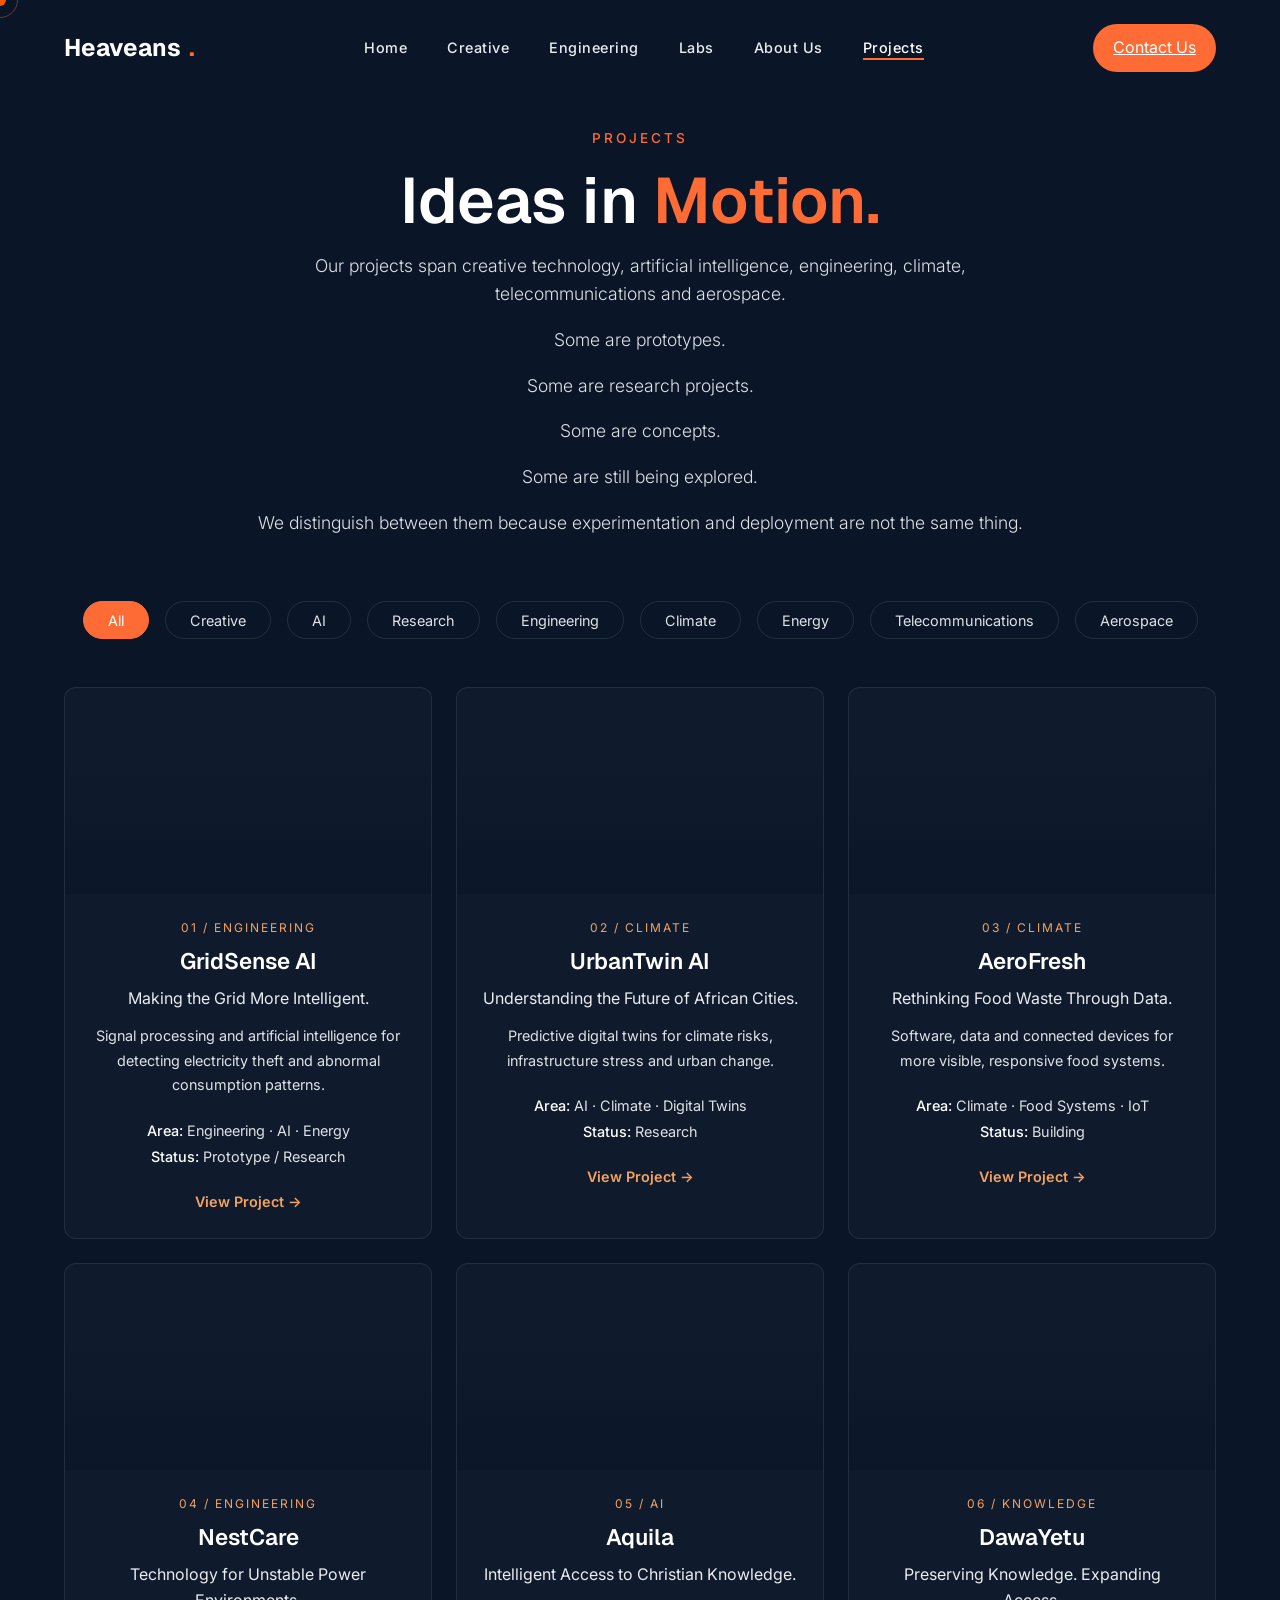
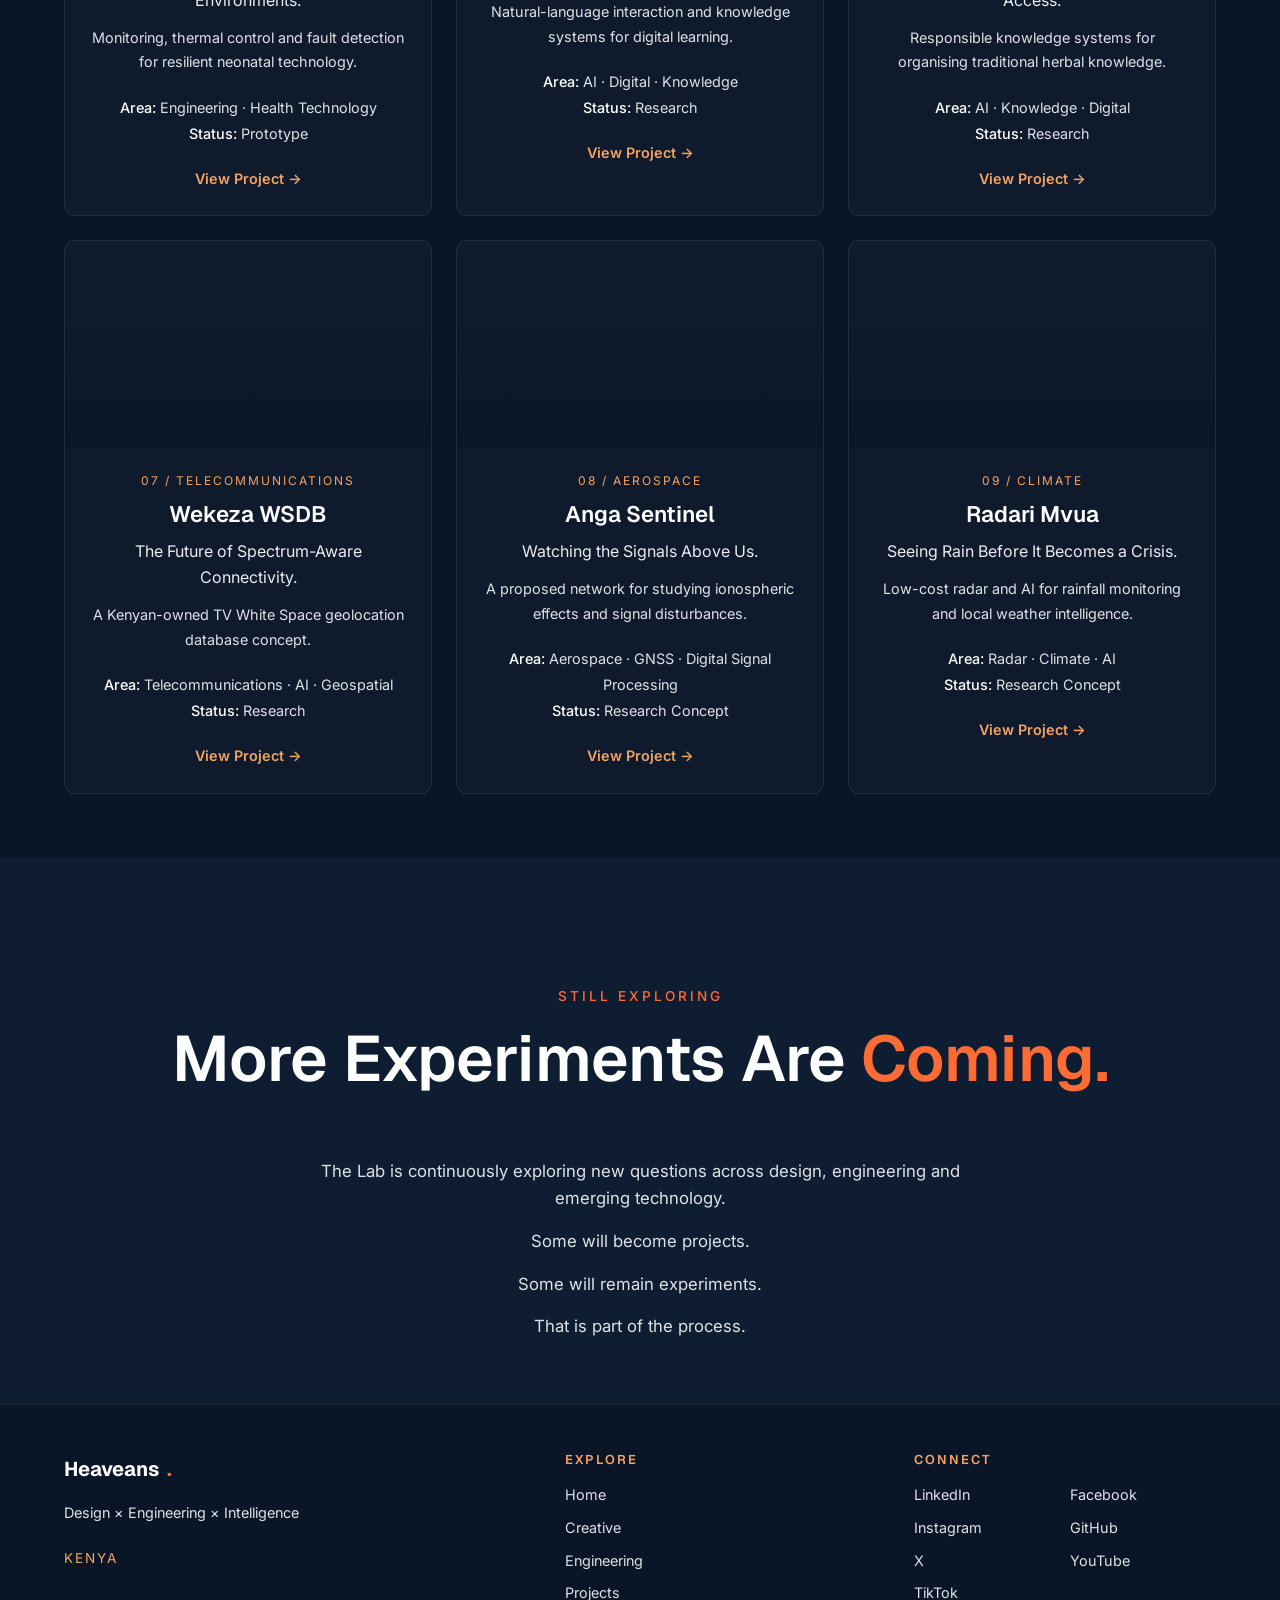
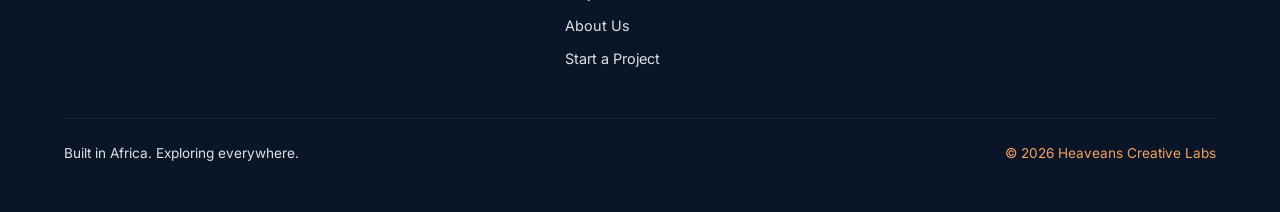
<file: pages/projects.html>
<!DOCTYPE html>
<html lang="en">
<head>
    <meta charset="UTF-8">
    <meta name="viewport" content="width=device-width, initial-scale=1.0">
    <title>Projects - Heaveans Creative Labs</title>
    <link rel="preconnect" href="https://fonts.googleapis.com">
    <link rel="preconnect" href="https://fonts.gstatic.com" crossorigin>
    <link href="https://fonts.googleapis.com/css2?family=Geist:wght@300;400;500;600;700&family=Inter:wght@300;400;500;600&display=swap" rel="stylesheet">
    <link rel="stylesheet" href="../css/shared.css">
    <style>
        /* Projects Section */
        #projects {
            background: var(--navy-900);
        }

        .projects-filter {
            display: flex;
            gap: 1rem;
            margin-bottom: 3rem;
            flex-wrap: wrap;
        }

        .projects-filter-label { width: 100%; color: var(--white-300); font-size: 0.9rem; }

        .filter-btn {
            padding: 0.6rem 1.5rem;
            background: transparent;
            border: 1px solid rgba(255, 255, 255, 0.1);
            color: var(--white-300);
            border-radius: 50px;
            cursor: pointer;
            font-family: 'Inter', sans-serif;
            font-size: 0.9rem;
            transition: all 0.3s;
        }

        .filter-btn:hover,
        .filter-btn.active {
            background: var(--orange-500);
            border-color: var(--orange-500);
            color: var(--white);
        }

        .projects-grid {
            display: grid;
            grid-template-columns: repeat(3, 1fr);
            gap: 1.5rem;
        }

        .project-card {
            position: relative;
            border-radius: 16px;
            overflow: hidden;
            background: rgba(255, 255, 255, 0.025);
            border: 1px solid rgba(255, 255, 255, 0.08);
            cursor: pointer;
            text-decoration: none;
            color: var(--white);
        }

        .project-image {
            width: 100%;
            height: 100%;
            background: linear-gradient(135deg, var(--navy-700), var(--navy-600));
            position: relative;
            transition: transform 0.6s var(--transition-smooth);
        }

        .project-card:hover .project-image {
            transform: scale(1.08);
        }

        .project-overlay {
            position: absolute;
            inset: 0;
            background: linear-gradient(to top, rgba(10, 22, 40, 0.95), rgba(10, 22, 40, 0.4));
            display: flex;
            flex-direction: column;
            justify-content: flex-end;
            padding: 2rem;
            opacity: 0;
            transition: opacity 0.4s var(--transition-smooth);
        }

        .project-card:hover .project-overlay {
            opacity: 1;
        }

        .project-category {
            color: var(--orange-400);
            font-size: 0.8rem;
            letter-spacing: 2px;
            text-transform: uppercase;
            margin-bottom: 0.5rem;
            transform: translateY(20px);
            transition: transform 0.4s var(--transition-smooth) 0.1s;
        }

        .project-card:hover .project-category {
            transform: translateY(0);
        }

        .project-name {
            font-size: 1.5rem;
            font-weight: 600;
            margin-bottom: 0.5rem;
            transform: translateY(20px);
            transition: transform 0.4s var(--transition-smooth) 0.15s;
        }

        .project-card:hover .project-name {
            transform: translateY(0);
        }

        .project-desc {
            color: var(--white-300);
            font-size: 0.9rem;
            transform: translateY(20px);
            transition: transform 0.4s var(--transition-smooth) 0.2s;
        }

        .project-card:hover .project-desc {
            transform: translateY(0);
        }

        .project-arrow {
            position: absolute;
            top: 1.5rem;
            right: 1.5rem;
            width: 48px;
            height: 48px;
            background: var(--orange-500);
            border-radius: 50%;
            display: flex;
            align-items: center;
            justify-content: center;
            transform: translateY(-20px) rotate(-45deg);
            opacity: 0;
            transition: all 0.4s var(--transition-smooth) 0.2s;
        }

        .project-card:hover .project-arrow {
            transform: translateY(0) rotate(0);
            opacity: 1;
        }

        .projects-intro {
            max-width: 780px;
            margin-right: auto;
            margin-left: auto;
            color: var(--white-300);
            font-size: 1.1rem;
            font-weight: 300;
        }

        .projects-intro p + p { margin-top: 1.1rem; }

        .projects-grid {
            grid-template-columns: 1fr;
            gap: 1.25rem;
        }

        .project-card {
            aspect-ratio: auto;
            min-height: 0;
            padding: 2rem;
            background: rgba(255, 255, 255, 0.025);
            border: 1px solid rgba(255, 255, 255, 0.08);
            border-radius: 12px;
            cursor: default;
        }

        .project-card::before {
            content: '';
            position: absolute;
            inset: 0 auto 0 0;
            width: 3px;
            background: var(--orange-500);
        }

        .project-card:hover { transform: translateY(-3px); border-color: rgba(255, 107, 53, 0.3); }
        .project-card .project-image { display: none; }
        .project-card .project-overlay { position: static; opacity: 1; padding: 0; background: none; display: block; }
        .project-card .project-category,
        .project-card .project-name,
        .project-card .project-desc { transform: none; }
        .project-card .project-category { margin-bottom: 0.75rem; }
        .project-card .project-name { font-size: 1.7rem; margin-bottom: 0.75rem; }
        .project-card .project-desc { font-size: 1rem; line-height: 1.7; max-width: 900px; }
        .project-card .project-arrow { display: none; }
        .project-details { color: var(--white-300); font-size: 0.9rem; margin-top: 1.25rem; }
        .project-details strong { color: var(--white); font-weight: 500; }
        .project-results { margin-top: 1.25rem; padding: 1rem 1.25rem; border-left: 2px solid var(--orange-400); color: var(--white-200); font-size: 0.9rem; }
        .project-note { margin-top: 0.9rem; color: var(--orange-400); font-size: 0.82rem; }
        .more-experiments { min-height: auto; background: var(--navy-800); }
        .more-experiments p { max-width: 700px; margin-right: auto; margin-left: auto; color: var(--white-300); font-size: 1.05rem; }
        .more-experiments p + p { margin-top: 1rem; }

        .project-banner { aspect-ratio: 16 / 9; background-position: center; background-size: cover; position: relative; }
        .project-banner::after { content: ''; position: absolute; inset: 0; background: linear-gradient(180deg, transparent 35%, rgba(10, 22, 40, 0.75)); }
        .project-body { padding: 1.5rem; }
        .project-number { color: var(--orange-400); font-size: 0.75rem; letter-spacing: 2px; text-transform: uppercase; margin-bottom: 0.75rem; }
        .project-positioning { color: var(--white-200); font-size: 1rem; margin-bottom: 0.8rem; }
        .project-details { line-height: 1.8; }
        .view-project { display: inline-block; margin-top: 1.25rem; color: var(--orange-400); font-size: 0.9rem; font-weight: 600; }
        .project-card:hover .view-project { color: var(--white); }

        .projects-grid { grid-template-columns: repeat(3, minmax(0, 1fr)); gap: 1.5rem; }
        .project-card { padding: 0; cursor: pointer; min-height: 100%; transition: transform 0.35s var(--transition-smooth), border-color 0.35s; }
        .project-card::before { display: none; }
        .project-card .project-image, .project-card .project-overlay { display: none; }
        .project-card .project-category, .project-card .project-name, .project-card .project-desc { transform: none; }
        .project-card .project-category { margin-bottom: 0; }
        .project-card .project-name { font-size: 1.4rem; }
        .project-card .project-desc { font-size: 0.9rem; }
        .project-banner { display: block !important; height: auto; }
        .project-card:hover .project-image { transform: none; }
        .project-card:hover { transform: translateY(-5px); border-color: rgba(255, 107, 53, 0.35); }
        .project-card:hover .view-project { color: var(--orange-500); }

        @media (max-width: 768px) {
            .projects-grid {
                grid-template-columns: 1fr;
            }
        }

        @media (min-width: 769px) and (max-width: 1024px) {
            .projects-grid { grid-template-columns: repeat(2, minmax(0, 1fr)); }
        }
    </style>
</head>
<body>
    <!-- Loading Screen -->
    <div class="loading" id="loader">
        <div class="loader"></div>
    </div>

    <!-- Custom Cursor -->
    <div class="cursor" id="cursor"></div>
    <div class="cursor-follower" id="cursorFollower"></div>

    <!-- Navigation -->
    <nav id="navbar">
        <a href="index.html" class="logo">
            Heaveans<span>.</span>
        </a>
        <ul class="nav-links">
            <li><a href="index.html">Home</a></li>
            <li><a href="about.html">Creative</a></li>
            <li><a href="engineering.html">Engineering</a></li>
            <li><a href="labs.html">Labs</a></li>
            <li><a href="about-us.html">About Us</a></li>
            <li><a href="projects.html">Projects</a></li>
        </ul>
        <a href="start-project.html" class="nav-contact">Contact Us</a>
        <button class="mobile-menu-btn" onclick="toggleMobileMenu()">&#9776;</button>
    </nav>

    <!-- Mobile Menu -->
    <div id="mobileMenu">
        <a href="index.html">Home</a>
        <a href="about.html">Creative</a>
        <a href="engineering.html">Engineering</a>
        <a href="labs.html">Labs</a>
        <a href="about-us.html">About Us</a>
        <a href="projects.html">Projects</a>
        <a href="start-project.html">Contact Us</a>
        <button class="close-btn" onclick="toggleMobileMenu()">&#10005;</button>
    </div>

    <!-- Projects Section -->
    <section id="projects" class="visible">
        <div class="section-header">
            <div class="section-label">Projects</div>
            <h1 class="section-title">Ideas in <span class="text-orange">Motion.</span></h1>
            <div class="projects-intro"><p>Our projects span creative technology, artificial intelligence, engineering, climate, telecommunications and aerospace.</p><p>Some are prototypes.</p><p>Some are research projects.</p><p>Some are concepts.</p><p>Some are still being explored.</p><p>We distinguish between them because experimentation and deployment are not the same thing.</p></div>
        </div>
        <div class="projects-filter">
            <button class="filter-btn active" onclick="filterProjects('all', this)">All</button>
            <button class="filter-btn" onclick="filterProjects('creative', this)">Creative</button>
            <button class="filter-btn" onclick="filterProjects('ai', this)">AI</button>
            <button class="filter-btn" onclick="filterProjects('research', this)">Research</button>
            <button class="filter-btn" onclick="filterProjects('engineering', this)">Engineering</button>
            <button class="filter-btn" onclick="filterProjects('climate', this)">Climate</button>
            <button class="filter-btn" onclick="filterProjects('energy', this)">Energy</button>
            <button class="filter-btn" onclick="filterProjects('telecommunications', this)">Telecommunications</button>
            <button class="filter-btn" onclick="filterProjects('aerospace', this)">Aerospace</button>
        </div>
        <div class="projects-grid">
            <a class="project-card" data-category="engineering ai energy" href="project-detail.html?project=gridsense"><div class="project-banner" style="background-image: url('https://images.unsplash.com/photo-1473341304170-971dccb5ac1e?auto=format&fit=crop&w=900&q=80');"></div><div class="project-body"><div class="project-number">01 / ENGINEERING</div><h2 class="project-name">GridSense AI</h2><p class="project-positioning">Making the Grid More Intelligent.</p><p class="project-desc">Signal processing and artificial intelligence for detecting electricity theft and abnormal consumption patterns.</p><p class="project-details"><strong>Area:</strong> Engineering · AI · Energy<br><strong>Status:</strong> Prototype / Research</p><span class="view-project">View Project &rarr;</span></div></a>
            <a class="project-card" data-category="research ai climate" href="project-detail.html?project=urbantwin"><div class="project-banner" style="background-image: url('https://images.unsplash.com/photo-1480714378408-67cf0d13bc1b?auto=format&fit=crop&w=900&q=80');"></div><div class="project-body"><div class="project-number">02 / CLIMATE</div><h2 class="project-name">UrbanTwin AI</h2><p class="project-positioning">Understanding the Future of African Cities.</p><p class="project-desc">Predictive digital twins for climate risks, infrastructure stress and urban change.</p><p class="project-details"><strong>Area:</strong> AI · Climate · Digital Twins<br><strong>Status:</strong> Research</p><span class="view-project">View Project &rarr;</span></div></a>
            <a class="project-card" data-category="research climate" href="project-detail.html?project=aerofresh"><div class="project-banner" style="background-image: url('https://images.unsplash.com/photo-1542838132-92c53300491e?auto=format&fit=crop&w=900&q=80');"></div><div class="project-body"><div class="project-number">03 / CLIMATE</div><h2 class="project-name">AeroFresh</h2><p class="project-positioning">Rethinking Food Waste Through Data.</p><p class="project-desc">Software, data and connected devices for more visible, responsive food systems.</p><p class="project-details"><strong>Area:</strong> Climate · Food Systems · IoT<br><strong>Status:</strong> Building</p><span class="view-project">View Project &rarr;</span></div></a>
            <a class="project-card" data-category="engineering" href="project-detail.html?project=nestcare"><div class="project-banner" style="background-image: url('https://images.unsplash.com/photo-1584982751601-97dcc096659c?auto=format&fit=crop&w=900&q=80');"></div><div class="project-body"><div class="project-number">04 / ENGINEERING</div><h2 class="project-name">NestCare</h2><p class="project-positioning">Technology for Unstable Power Environments.</p><p class="project-desc">Monitoring, thermal control and fault detection for resilient neonatal technology.</p><p class="project-details"><strong>Area:</strong> Engineering · Health Technology<br><strong>Status:</strong> Prototype</p><span class="view-project">View Project &rarr;</span></div></a>
            <a class="project-card" data-category="research ai" href="project-detail.html?project=aquila"><div class="project-banner" style="background-image: url('https://images.unsplash.com/photo-1504052434569-70ad5836ab65?auto=format&fit=crop&w=900&q=80');"></div><div class="project-body"><div class="project-number">05 / AI</div><h2 class="project-name">Aquila</h2><p class="project-positioning">Intelligent Access to Christian Knowledge.</p><p class="project-desc">Natural-language interaction and knowledge systems for digital learning.</p><p class="project-details"><strong>Area:</strong> AI · Digital · Knowledge<br><strong>Status:</strong> Research</p><span class="view-project">View Project &rarr;</span></div></a>
            <a class="project-card" data-category="research ai" href="project-detail.html?project=dawayetu"><div class="project-banner" style="background-image: url('https://images.unsplash.com/photo-1515377905703-c4788e51af15?auto=format&fit=crop&w=900&q=80');"></div><div class="project-body"><div class="project-number">06 / KNOWLEDGE</div><h2 class="project-name">DawaYetu</h2><p class="project-positioning">Preserving Knowledge. Expanding Access.</p><p class="project-desc">Responsible knowledge systems for organising traditional herbal knowledge.</p><p class="project-details"><strong>Area:</strong> AI · Knowledge · Digital<br><strong>Status:</strong> Research</p><span class="view-project">View Project &rarr;</span></div></a>
            <a class="project-card" data-category="research telecommunications ai" href="project-detail.html?project=wekeza"><div class="project-banner" style="background-image: url('https://images.unsplash.com/photo-1518770660439-4636190af475?auto=format&fit=crop&w=900&q=80');"></div><div class="project-body"><div class="project-number">07 / TELECOMMUNICATIONS</div><h2 class="project-name">Wekeza WSDB</h2><p class="project-positioning">The Future of Spectrum-Aware Connectivity.</p><p class="project-desc">A Kenyan-owned TV White Space geolocation database concept.</p><p class="project-details"><strong>Area:</strong> Telecommunications · AI · Geospatial<br><strong>Status:</strong> Research</p><span class="view-project">View Project &rarr;</span></div></a>
            <a class="project-card" data-category="research aerospace" href="project-detail.html?project=anga"><div class="project-banner" style="background-image: url('https://images.unsplash.com/photo-1446776811953-b23d57bd21aa?auto=format&fit=crop&w=900&q=80');"></div><div class="project-body"><div class="project-number">08 / AEROSPACE</div><h2 class="project-name">Anga Sentinel</h2><p class="project-positioning">Watching the Signals Above Us.</p><p class="project-desc">A proposed network for studying ionospheric effects and signal disturbances.</p><p class="project-details"><strong>Area:</strong> Aerospace · GNSS · Digital Signal Processing<br><strong>Status:</strong> Research Concept</p><span class="view-project">View Project &rarr;</span></div></a>
            <a class="project-card" data-category="research climate aerospace" href="project-detail.html?project=radari"><div class="project-banner" style="background-image: url('https://images.unsplash.com/photo-1534088568595-a066f410bcda?auto=format&fit=crop&w=900&q=80');"></div><div class="project-body"><div class="project-number">09 / CLIMATE</div><h2 class="project-name">Radari Mvua</h2><p class="project-positioning">Seeing Rain Before It Becomes a Crisis.</p><p class="project-desc">Low-cost radar and AI for rainfall monitoring and local weather intelligence.</p><p class="project-details"><strong>Area:</strong> Radar · Climate · AI<br><strong>Status:</strong> Research Concept</p><span class="view-project">View Project &rarr;</span></div></a>
        </div>
    </section>

    <section class="more-experiments visible"><div class="section-header"><div class="section-label">Still Exploring</div><h2 class="section-title">More Experiments Are <span class="text-orange">Coming.</span></h2></div><p>The Lab is continuously exploring new questions across design, engineering and emerging technology.</p><p>Some will become projects.</p><p>Some will remain experiments.</p><p>That is part of the process.</p></section>

    <!-- Footer -->
    <footer class="site-footer"><div class="footer-grid"><div class="footer-brand"><div class="logo">Heaveans<span>.</span></div><p>Design &times; Engineering &times; Intelligence</p><span class="footer-location">Kenya</span></div><div class="footer-column"><h3>Explore</h3><ul class="footer-links"><li><a href="index.html">Home</a></li><li><a href="about.html">Creative</a></li><li><a href="engineering.html">Engineering</a></li><li><a href="projects.html">Projects</a></li><li><a href="about-us.html">About Us</a></li><li><a href="start-project.html">Start a Project</a></li></ul></div><div class="footer-column"><h3>Connect</h3><ul class="footer-links footer-connect"><li><a href="https://linkedin.com" target="_blank">LinkedIn</a></li><li><a href="https://facebook.com" target="_blank">Facebook</a></li><li><a href="https://instagram.com" target="_blank">Instagram</a></li><li><a href="https://github.com" target="_blank">GitHub</a></li><li><a href="https://x.com" target="_blank">X</a></li><li><a href="https://youtube.com" target="_blank">YouTube</a></li><li><a href="https://tiktok.com" target="_blank">TikTok</a></li></ul></div></div><div class="footer-bottom"><p>Built in Africa. Exploring everywhere.</p><p>&copy; 2026 Heaveans Creative Labs</p></div></footer>

    <script src="../js/shared.js"></script>
    <script>
        function filterProjects(category, btn) {
            document.querySelectorAll('.filter-btn').forEach(b => b.classList.remove('active'));
            btn.classList.add('active');

            const cards = document.querySelectorAll('.project-card');
            cards.forEach(card => {
                if (category === 'all' || card.dataset.category.split(' ').includes(category)) {
                    card.style.display = 'block';
                    setTimeout(() => {
                        card.style.opacity = '1';
                        card.style.transform = 'scale(1)';
                    }, 50);
                } else {
                    card.style.opacity = '0';
                    card.style.transform = 'scale(0.9)';
                    setTimeout(() => {
                        card.style.display = 'none';
                    }, 300);
                }
            });
        }
    </script>
</body>
</html>
</file>
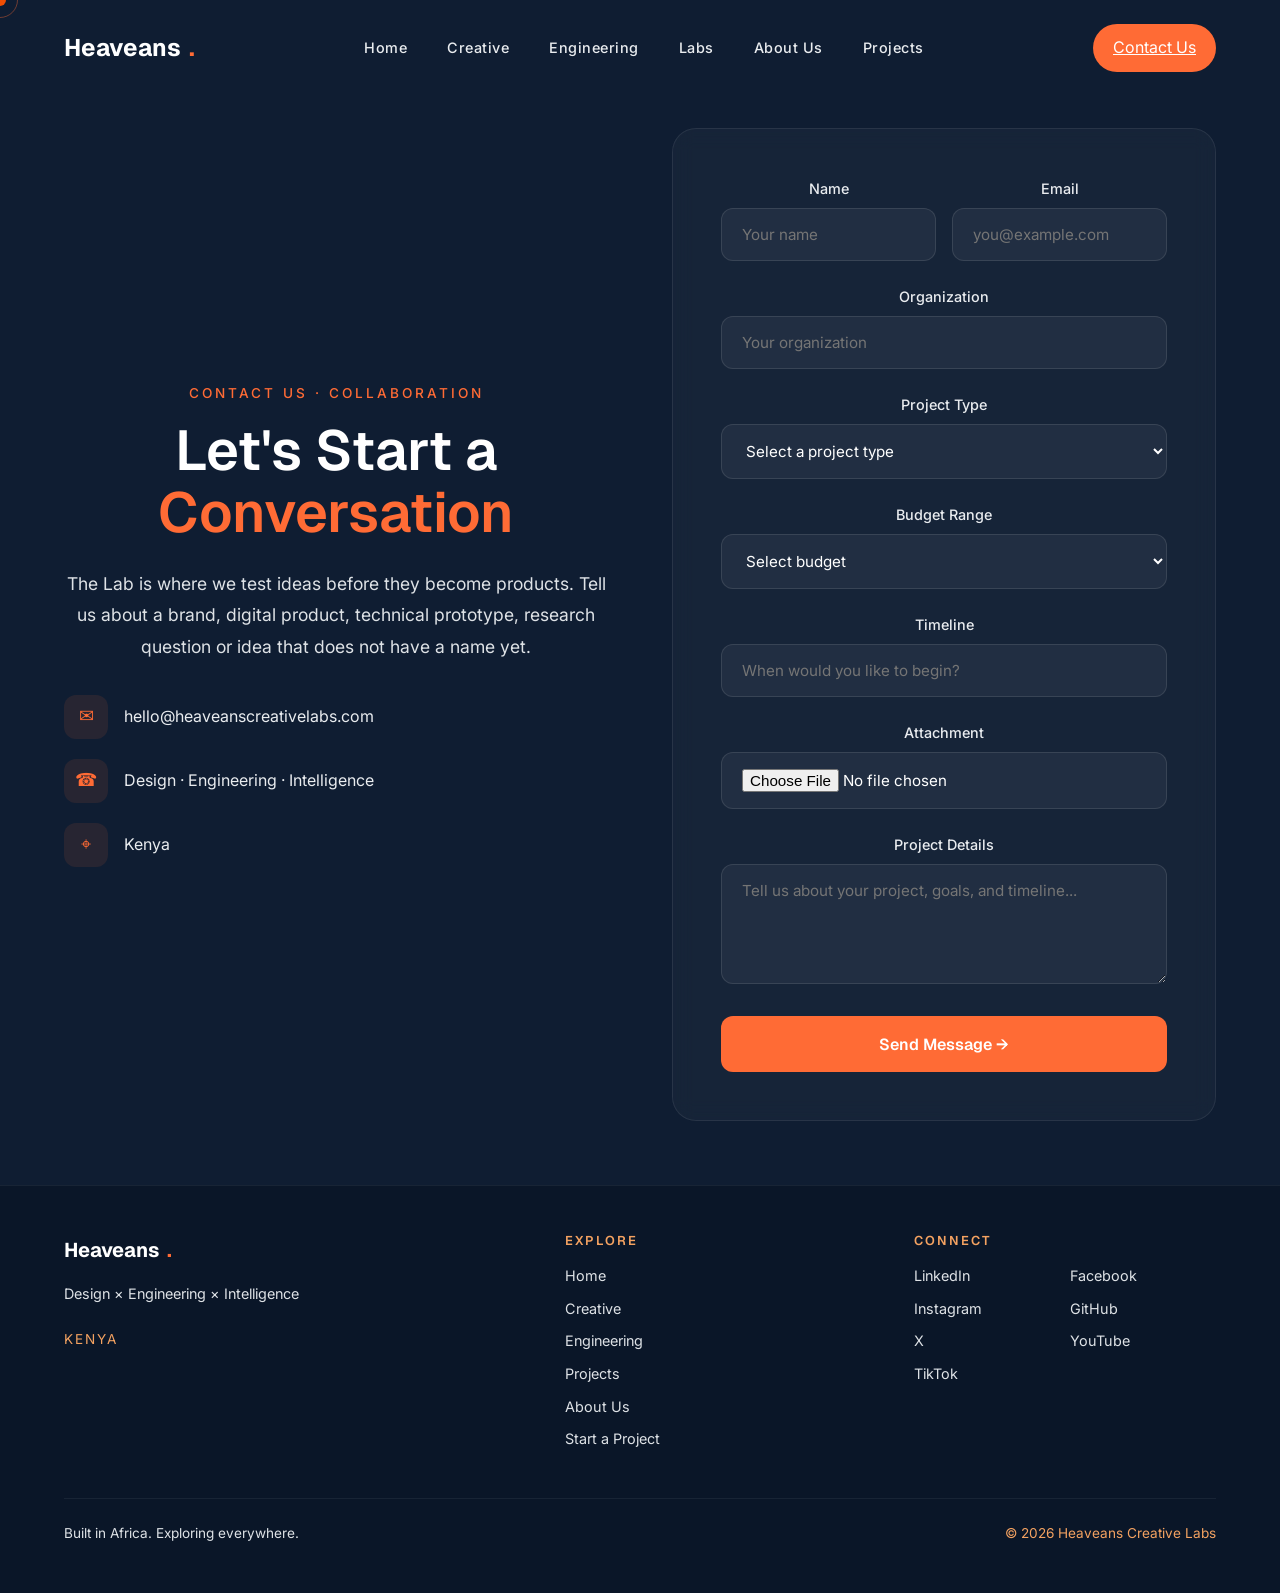
<file: pages/start-project.html>
<!DOCTYPE html>
<html lang="en">
<head>
    <meta charset="UTF-8">
    <meta name="viewport" content="width=device-width, initial-scale=1.0">
    <title>Contact Us - Heaveans Creative Labs</title>
    <link rel="preconnect" href="https://fonts.googleapis.com">
    <link rel="preconnect" href="https://fonts.gstatic.com" crossorigin>
    <link href="https://fonts.googleapis.com/css2?family=Geist:wght@300;400;500;600;700&family=Inter:wght@300;400;500;600&display=swap" rel="stylesheet">
    <link rel="stylesheet" href="../css/shared.css">
    <style>
        /* Lab Section */
        #lab {
            background: var(--navy-800);
            display: flex;
            align-items: center;
        }

        .lab-container {
            display: grid;
            grid-template-columns: 1fr 1fr;
            gap: 4rem;
            align-items: center;
            width: 100%;
            max-width: 1200px;
            margin: 0 auto;
        }

        .lab-info h2 {
            font-size: clamp(2.5rem, 5vw, 3.5rem);
            margin-bottom: 1.5rem;
        }

        .lab-info p {
            color: var(--white-300);
            margin-bottom: 2rem;
            font-size: 1.1rem;
            line-height: 1.8;
        }

        .contact-details {
            display: flex;
            flex-direction: column;
            gap: 1.25rem;
            margin-top: 2rem;
        }

        .contact-item {
            display: flex;
            align-items: center;
            gap: 1rem;
            color: var(--white-200);
        }

        .contact-item .icon {
            width: 44px;
            height: 44px;
            background: rgba(255, 107, 53, 0.1);
            border-radius: 12px;
            display: flex;
            align-items: center;
            justify-content: center;
            color: var(--orange-500);
            font-size: 1.1rem;
        }

        .contact-form {
            background: rgba(255, 255, 255, 0.03);
            border: 1px solid rgba(255, 255, 255, 0.08);
            border-radius: 24px;
            padding: 3rem;
            backdrop-filter: blur(10px);
        }

        .form-group {
            margin-bottom: 1.5rem;
        }

        .form-group label {
            display: block;
            margin-bottom: 0.5rem;
            font-size: 0.9rem;
            color: var(--white-200);
            font-weight: 500;
        }

        .form-group input,
        .form-group textarea,
        .form-group select {
            width: 100%;
            padding: 1rem 1.25rem;
            background: rgba(255, 255, 255, 0.05);
            border: 1px solid rgba(255, 255, 255, 0.1);
            border-radius: 12px;
            color: var(--white);
            font-family: 'Inter', sans-serif;
            font-size: 0.95rem;
            transition: all 0.3s;
            outline: none;
        }

        .form-group input:focus,
        .form-group textarea:focus,
        .form-group select:focus {
            border-color: var(--orange-500);
            background: rgba(255, 107, 53, 0.05);
            box-shadow: 0 0 0 3px rgba(255, 107, 53, 0.1);
        }

        .form-group textarea {
            min-height: 120px;
            resize: vertical;
        }

        .form-row {
            display: grid;
            grid-template-columns: 1fr 1fr;
            gap: 1rem;
        }

        .submit-btn {
            width: 100%;
            padding: 1.1rem;
            background: var(--orange-500);
            color: var(--white);
            border: none;
            border-radius: 12px;
            font-family: 'Geist', sans-serif;
            font-weight: 600;
            font-size: 1rem;
            cursor: pointer;
            transition: all 0.3s;
            position: relative;
            overflow: hidden;
        }

        .submit-btn:hover {
            background: var(--orange-600);
            transform: translateY(-2px);
            box-shadow: 0 8px 25px rgba(255, 107, 53, 0.3);
        }

        .submit-btn:active {
            transform: translateY(0);
        }

        @media (max-width: 1024px) {
            .lab-container {
                grid-template-columns: 1fr;
            }
        }

        @media (max-width: 768px) {
            .lab-container {
                gap: 2rem;
            }

            .contact-form {
                padding: 2rem;
            }

            .form-row {
                grid-template-columns: 1fr;
            }
        }
    </style>
</head>
<body>
    <!-- Loading Screen -->
    <div class="loading" id="loader">
        <div class="loader"></div>
    </div>

    <!-- Custom Cursor -->
    <div class="cursor" id="cursor"></div>
    <div class="cursor-follower" id="cursorFollower"></div>

    <!-- Navigation -->
    <nav id="navbar">
        <a href="index.html" class="logo">
            Heaveans<span>.</span>
        </a>
        <ul class="nav-links">
            <li><a href="index.html">Home</a></li>
            <li><a href="about.html">Creative</a></li>
            <li><a href="engineering.html">Engineering</a></li>
            <li><a href="labs.html">Labs</a></li>
            <li><a href="about-us.html">About Us</a></li>
            <li><a href="projects.html">Projects</a></li>
        </ul>
        <a href="start-project.html" class="nav-contact">Contact Us</a>
        <button class="mobile-menu-btn" onclick="toggleMobileMenu()">&#9776;</button>
    </nav>

    <!-- Mobile Menu -->
    <div id="mobileMenu">
        <a href="index.html">Home</a>
        <a href="about.html">Creative</a>
        <a href="engineering.html">Engineering</a>
        <a href="labs.html">Labs</a>
        <a href="about-us.html">About Us</a>
        <a href="projects.html">Projects</a>
        <a href="start-project.html">Contact Us</a>
        <button class="close-btn" onclick="toggleMobileMenu()">&#10005;</button>
    </div>

    <!-- Lab Section -->
    <section id="lab" class="visible">
        <div class="lab-container">
            <div class="lab-info">
                <div class="section-label">Contact Us · Collaboration</div>
                <h2>Let's Start a <span class="text-orange">Conversation</span></h2>
                <p>
                    The Lab is where we test ideas before they become products. Tell us about
                    a brand, digital product, technical prototype, research question or idea
                    that does not have a name yet.
                </p>
                <div class="contact-details">
                    <div class="contact-item">
                        <div class="icon">&#9993;</div>
                        <span>hello@heaveanscreativelabs.com</span>
                    </div>
                    <div class="contact-item">
                        <div class="icon">&#9742;</div>
                        <span>Design · Engineering · Intelligence</span>
                    </div>
                    <div class="contact-item">
                        <div class="icon">&#8982;</div>
                        <span>Kenya</span>
                    </div>
                </div>
            </div>
            <form class="contact-form" onsubmit="handleSubmit(event)">
                <div class="form-row">
                    <div class="form-group">
                        <label for="name">Name</label>
                        <input type="text" id="name" placeholder="Your name" required>
                    </div>
                    <div class="form-group">
                        <label for="email">Email</label>
                        <input type="email" id="email" placeholder="you@example.com" required>
                    </div>
                </div>
                <div class="form-group">
                    <label for="organization">Organization</label>
                    <input type="text" id="organization" placeholder="Your organization">
                </div>
                <div class="form-group">
                    <label for="projectType">Project Type</label>
                    <select id="projectType" required>
                        <option value="">Select a project type</option>
                        <option value="creative">Creative</option>
                        <option value="digital">Digital</option>
                        <option value="ai">AI</option>
                        <option value="engineering">Engineering</option>
                        <option value="research">Research</option>
                        <option value="climate">Climate</option>
                        <option value="other">Other</option>
                    </select>
                </div>
                <div class="form-group">
                    <label for="budget">Budget Range</label>
                    <select id="budget">
                        <option value="">Select budget</option>
                        <option value="under-50k">Under KSh 50,000</option>
                        <option value="50k-150k">KSh 50,000 - 150,000</option>
                        <option value="150k-500k">KSh 150,000 - 500,000</option>
                        <option value="500k+">KSh 500,000+</option>
                    </select>
                </div>
                <div class="form-group">
                    <label for="timeline">Timeline</label>
                    <input type="text" id="timeline" placeholder="When would you like to begin?">
                </div>
                <div class="form-group">
                    <label for="attachment">Attachment</label>
                    <input type="file" id="attachment">
                </div>
                <div class="form-group">
                    <label for="message">Project Details</label>
                    <textarea id="message" placeholder="Tell us about your project, goals, and timeline..." required></textarea>
                </div>
                <button type="submit" class="submit-btn">Send Message &rarr;</button>
            </form>
        </div>
    </section>

    <!-- Footer -->
    <footer class="site-footer"><div class="footer-grid"><div class="footer-brand"><div class="logo">Heaveans<span>.</span></div><p>Design &times; Engineering &times; Intelligence</p><span class="footer-location">Kenya</span></div><div class="footer-column"><h3>Explore</h3><ul class="footer-links"><li><a href="index.html">Home</a></li><li><a href="about.html">Creative</a></li><li><a href="engineering.html">Engineering</a></li><li><a href="projects.html">Projects</a></li><li><a href="about-us.html">About Us</a></li><li><a href="start-project.html">Start a Project</a></li></ul></div><div class="footer-column"><h3>Connect</h3><ul class="footer-links footer-connect"><li><a href="https://linkedin.com" target="_blank">LinkedIn</a></li><li><a href="https://facebook.com" target="_blank">Facebook</a></li><li><a href="https://instagram.com" target="_blank">Instagram</a></li><li><a href="https://github.com" target="_blank">GitHub</a></li><li><a href="https://x.com" target="_blank">X</a></li><li><a href="https://youtube.com" target="_blank">YouTube</a></li><li><a href="https://tiktok.com" target="_blank">TikTok</a></li></ul></div></div><div class="footer-bottom"><p>Built in Africa. Exploring everywhere.</p><p>&copy; 2026 Heaveans Creative Labs</p></div></footer>

    <script src="../js/shared.js"></script>
    <script>
        function handleSubmit(e) {
            e.preventDefault();
            const btn = e.target.querySelector('.submit-btn');
            const originalText = btn.innerHTML;

            btn.innerHTML = 'Sending...';
            btn.style.opacity = '0.7';

            setTimeout(() => {
                btn.innerHTML = 'Message Sent! &#10003;';
                btn.style.background = '#2d6a4f';

                setTimeout(() => {
                    btn.innerHTML = originalText;
                    btn.style.background = '';
                    btn.style.opacity = '1';
                    e.target.reset();
                }, 2000);
            }, 1500);
        }
    </script>
</body>
</html>
</file>
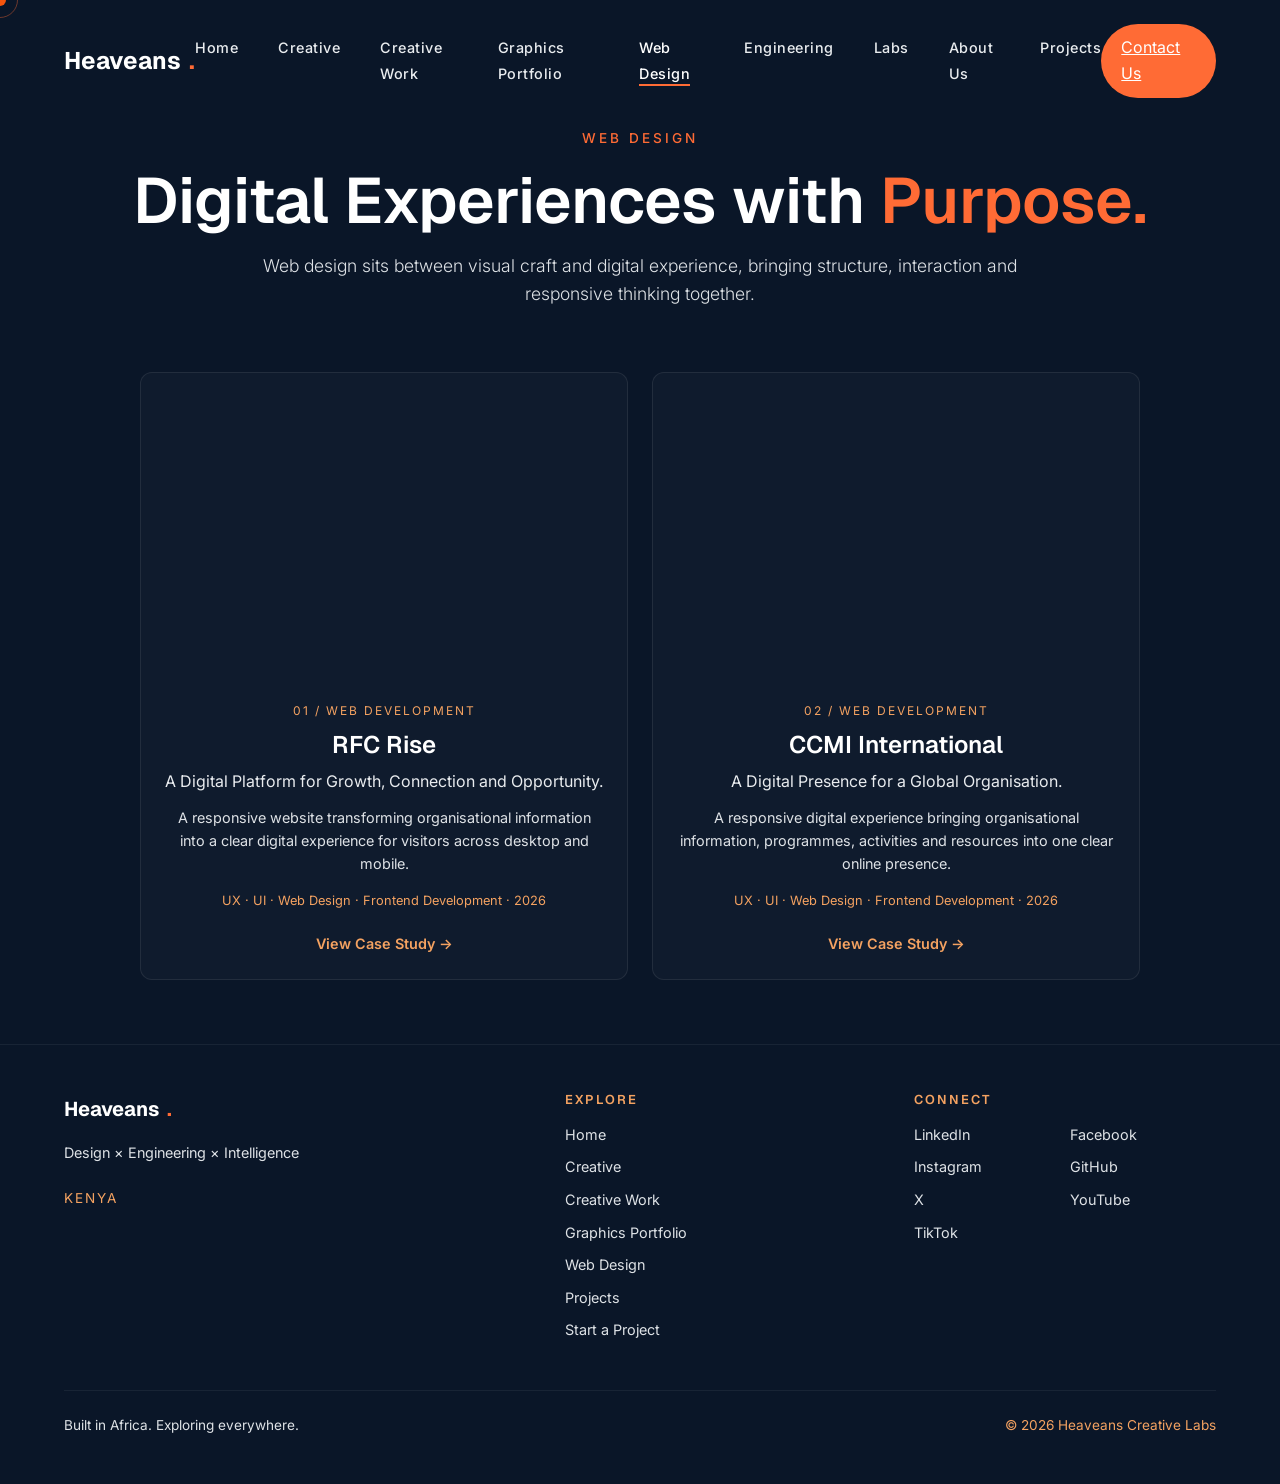
<file: pages/web-design.html>
<!DOCTYPE html>
<html lang="en"><head><meta charset="UTF-8"><meta name="viewport" content="width=device-width, initial-scale=1.0"><title>Web Design - Heaveans Creative Labs</title><link rel="preconnect" href="https://fonts.googleapis.com"><link rel="preconnect" href="https://fonts.gstatic.com" crossorigin><link href="https://fonts.googleapis.com/css2?family=Geist:wght@300;400;500;600;700&family=Inter:wght@300;400;500;600&display=swap" rel="stylesheet"><link rel="stylesheet" href="../css/shared.css"><style>#web-design{background:var(--navy-900)}.web-intro{max-width:760px;margin:0 auto;color:var(--white-300);font-size:1.1rem;font-weight:300}.web-grid{display:grid;grid-template-columns:repeat(2,minmax(0,1fr));gap:1.5rem;max-width:1000px;margin:0 auto}.web-card{display:block;overflow:hidden;border:1px solid rgba(255,255,255,.08);border-radius:12px;background:rgba(255,255,255,.025);color:var(--white);text-decoration:none;transition:transform .35s,border-color .35s}.web-card:hover{transform:translateY(-5px);border-color:rgba(255,107,53,.4)}.web-image{aspect-ratio:16/10;background-position:center;background-size:cover}.web-body{padding:1.5rem}.web-number{color:var(--orange-400);font-size:.75rem;letter-spacing:2px}.web-card h2{font-size:1.5rem;margin:.7rem 0}.web-positioning{color:var(--white-200);margin-bottom:.7rem}.web-card p{color:var(--white-300);font-size:.9rem}.web-meta{margin-top:1rem;color:var(--orange-400)!important;font-size:.8rem!important}.web-link{display:block;margin-top:1.25rem;color:var(--orange-400);font-size:.9rem;font-weight:600}@media(max-width:768px){.web-grid{grid-template-columns:1fr}}</style></head>
<body><div class="loading" id="loader"><div class="loader"></div></div><div class="cursor" id="cursor"></div><div class="cursor-follower" id="cursorFollower"></div><nav id="navbar"><a href="index.html" class="logo">Heaveans<span>.</span></a><ul class="nav-links"><li><a href="index.html">Home</a></li><li><a href="about.html">Creative</a></li><li><a href="creative-work.html">Creative Work</a></li><li><a href="graphics-portfolio.html">Graphics Portfolio</a></li><li><a href="web-design.html">Web Design</a></li><li><a href="engineering.html">Engineering</a></li><li><a href="labs.html">Labs</a></li><li><a href="about-us.html">About Us</a></li><li><a href="projects.html">Projects</a></li></ul><a href="start-project.html" class="nav-contact">Contact Us</a><button class="mobile-menu-btn" onclick="toggleMobileMenu()">&#9776;</button></nav><div id="mobileMenu"><a href="index.html">Home</a><a href="about.html">Creative</a><a href="creative-work.html">Creative Work</a><a href="graphics-portfolio.html">Graphics Portfolio</a><a href="web-design.html">Web Design</a><a href="engineering.html">Engineering</a><a href="labs.html">Labs</a><a href="about-us.html">About Us</a><a href="projects.html">Projects</a><a href="start-project.html">Contact Us</a><button class="close-btn" onclick="toggleMobileMenu()">&#10005;</button></div>
<section id="web-design" class="visible"><div class="section-header"><div class="section-label">Web Design</div><h1 class="section-title">Digital Experiences with <span class="text-orange">Purpose.</span></h1><div class="web-intro">Web design sits between visual craft and digital experience, bringing structure, interaction and responsive thinking together.</div></div><div class="web-grid"><a class="web-card" href="creative-detail.html?project=rfc-rise"><div class="web-image" style="background-image:url('https://images.unsplash.com/photo-1460925895917-afdab827c52f?auto=format&fit=crop&w=1000&q=85')"></div><div class="web-body"><div class="web-number">01 / WEB DEVELOPMENT</div><h2>RFC Rise</h2><div class="web-positioning">A Digital Platform for Growth, Connection and Opportunity.</div><p>A responsive website transforming organisational information into a clear digital experience for visitors across desktop and mobile.</p><p class="web-meta">UX · UI · Web Design · Frontend Development · 2026</p><span class="web-link">View Case Study &rarr;</span></div></a><a class="web-card" href="creative-detail.html?project=ccmi"><div class="web-image" style="background-image:url('https://images.unsplash.com/photo-1552664730-d307ca884978?auto=format&fit=crop&w=1000&q=85')"></div><div class="web-body"><div class="web-number">02 / WEB DEVELOPMENT</div><h2>CCMI International</h2><div class="web-positioning">A Digital Presence for a Global Organisation.</div><p>A responsive digital experience bringing organisational information, programmes, activities and resources into one clear online presence.</p><p class="web-meta">UX · UI · Web Design · Frontend Development · 2026</p><span class="web-link">View Case Study &rarr;</span></div></a></div></section>
<footer class="site-footer"><div class="footer-grid"><div class="footer-brand"><div class="logo">Heaveans<span>.</span></div><p>Design &times; Engineering &times; Intelligence</p><span class="footer-location">Kenya</span></div><div class="footer-column"><h3>Explore</h3><ul class="footer-links"><li><a href="index.html">Home</a></li><li><a href="about.html">Creative</a></li><li><a href="creative-work.html">Creative Work</a></li><li><a href="graphics-portfolio.html">Graphics Portfolio</a></li><li><a href="web-design.html">Web Design</a></li><li><a href="projects.html">Projects</a></li><li><a href="start-project.html">Start a Project</a></li></ul></div><div class="footer-column"><h3>Connect</h3><ul class="footer-links footer-connect"><li><a href="https://linkedin.com" target="_blank">LinkedIn</a></li><li><a href="https://facebook.com" target="_blank">Facebook</a></li><li><a href="https://instagram.com" target="_blank">Instagram</a></li><li><a href="https://github.com" target="_blank">GitHub</a></li><li><a href="https://x.com" target="_blank">X</a></li><li><a href="https://youtube.com" target="_blank">YouTube</a></li><li><a href="https://tiktok.com" target="_blank">TikTok</a></li></ul></div></div><div class="footer-bottom"><p>Built in Africa. Exploring everywhere.</p><p>&copy; 2026 Heaveans Creative Labs</p></div></footer><script src="../js/shared.js"></script></body></html>
</file>
<file: css/shared.css>
:root {
    --navy-900: #0a1628;
    --navy-800: #0f1d32;
    --navy-700: #1a2744;
    --navy-600: #243b55;
    --navy-500: #2d4a6b;
    --white: #ffffff;
    --white-100: #f8f9fa;
    --white-200: #e9ecef;
    --white-300: #dee2e6;
    --orange-500: #ff6b35;
    --orange-600: #e85d04;
    --orange-400: #f4a261;
    --orange-300: #e9c46a;
    --transition-smooth: cubic-bezier(0.4, 0, 0.2, 1);
}

* {
    margin: 0;
    padding: 0;
    box-sizing: border-box;
}

html {
    scroll-behavior: smooth;
    font-size: 16px;
}

body {
    font-family: 'Inter', sans-serif;
    background-color: var(--navy-900);
    color: var(--white);
    overflow-x: hidden;
    line-height: 1.6;
}

h1, h2, h3, h4, h5, h6 {
    font-family: 'Geist', sans-serif;
    font-weight: 600;
    line-height: 1.1;
}

/* Custom Cursor */
.cursor {
    width: 12px;
    height: 12px;
    background: var(--orange-500);
    border-radius: 50%;
    position: fixed;
    pointer-events: none;
    z-index: 9999;
    mix-blend-mode: difference;
    transition: transform 0.15s var(--transition-smooth);
}

.cursor-follower {
    width: 36px;
    height: 36px;
    border: 1px solid rgba(255, 107, 53, 0.4);
    border-radius: 50%;
    position: fixed;
    pointer-events: none;
    z-index: 9998;
    transition: transform 0.3s var(--transition-smooth), width 0.3s, height 0.3s;
}

.cursor.hover {
    transform: scale(2.5);
    background: var(--orange-400);
}

.cursor-follower.hover {
    transform: scale(1.5);
    border-color: var(--orange-500);
}

/* Navigation */
nav {
    position: fixed;
    top: 0;
    left: 0;
    width: 100%;
    padding: 1.5rem 4rem;
    display: flex;
    justify-content: space-between;
    align-items: center;
    z-index: 1000;
    transition: all 0.4s var(--transition-smooth);
}

nav.scrolled {
    background: rgba(10, 22, 40, 0.92);
    backdrop-filter: blur(20px);
    padding: 1rem 4rem;
    border-bottom: 1px solid rgba(255, 255, 255, 0.05);
}

.logo {
    font-family: 'Geist', sans-serif;
    font-size: 1.5rem;
    font-weight: 700;
    color: var(--white);
    text-decoration: none;
    display: flex;
    align-items: center;
    gap: 0.5rem;
}

.logo span {
    color: var(--orange-500);
}

.nav-links {
    display: flex;
    gap: 2.5rem;
    list-style: none;
}

.nav-links a {
    color: var(--white-200);
    text-decoration: none;
    font-size: 0.9rem;
    font-weight: 500;
    letter-spacing: 0.5px;
    position: relative;
    transition: color 0.3s;
    cursor: pointer;
}

.nav-links a::after {
    content: '';
    position: absolute;
    bottom: -4px;
    left: 0;
    width: 0;
    height: 2px;
    background: var(--orange-500);
    transition: width 0.3s var(--transition-smooth);
}

.nav-links a:hover {
    color: var(--white);
}

.nav-links a:hover::after,
.nav-links a.active::after {
    width: 100%;
}

.nav-links a.active {
    color: var(--white);
}

.nav-contact {
    background: var(--orange-500);
    border-radius: 50px;
    color: var(--white) !important;
    padding: 0.7rem 1.25rem;
    transition: all 0.3s var(--transition-smooth);
}

.nav-contact::after {
    display: none;
}

.nav-contact:hover {
    background: var(--orange-600);
    box-shadow: 0 6px 20px rgba(255, 107, 53, 0.3);
    transform: translateY(-2px);
}

.mobile-menu-btn {
    display: none;
    background: none;
    border: none;
    color: var(--white);
    font-size: 1.5rem;
    cursor: pointer;
}

/* Sections */
section {
    min-height: 100vh;
    position: relative;
    text-align: center;
    padding: 8rem 4rem 4rem;
    opacity: 0;
    transform: translateY(30px);
    transition: all 0.8s var(--transition-smooth);
}

section.visible {
    opacity: 1;
    transform: translateY(0);
}

/* Section Header */
.section-header {
    margin-bottom: 4rem;
    text-align: center;
}

.section-label {
    color: var(--orange-500);
    font-size: 0.85rem;
    letter-spacing: 3px;
    text-transform: uppercase;
    margin-bottom: 1rem;
    font-weight: 500;
}

.section-title {
    font-size: clamp(2.5rem, 5vw, 4rem);
    margin-bottom: 1rem;
}

.section-desc {
    color: var(--white-300);
    font-size: 1.1rem;
    max-width: 600px;
    margin-left: auto;
    margin-right: auto;
    font-weight: 300;
}

/* Buttons */
.btn {
    padding: 1rem 2.5rem;
    border-radius: 50px;
    font-family: 'Geist', sans-serif;
    font-weight: 600;
    font-size: 0.95rem;
    text-decoration: none;
    cursor: pointer;
    transition: all 0.3s var(--transition-smooth);
    border: none;
    position: relative;
    overflow: hidden;
    display: inline-flex;
    align-items: center;
    gap: 0.5rem;
}

.btn-primary {
    background: var(--orange-500);
    color: var(--white);
    box-shadow: 0 4px 20px rgba(255, 107, 53, 0.3);
}

.btn-primary:hover {
    background: var(--orange-600);
    transform: translateY(-2px);
    box-shadow: 0 8px 30px rgba(255, 107, 53, 0.4);
}

.btn-secondary {
    background: transparent;
    color: var(--white);
    border: 1px solid rgba(255, 255, 255, 0.2);
}

.btn-secondary:hover {
    border-color: var(--orange-500);
    color: var(--orange-500);
    transform: translateY(-2px);
}

/* Footer */
footer {
    padding: 3rem 4rem;
    border-top: 1px solid rgba(255, 255, 255, 0.06);
    text-align: center;
    color: var(--white-300);
    font-size: 0.9rem;
    background: var(--navy-900);
}

.site-footer {
    text-align: center;
}

.footer-grid {
    display: grid;
    grid-template-columns: 1.5fr 1fr 1fr;
    gap: 3rem;
    max-width: 1200px;
    margin: 0 auto;
}

.site-footer,
.site-footer .footer-grid,
.site-footer .footer-brand,
.site-footer .footer-column,
.site-footer .footer-links,
.site-footer .footer-bottom {
    text-align: left;
}

.footer-brand p {
    margin-top: 1rem;
    color: var(--white-300);
}

.footer-brand .logo,
.footer-column,
.footer-links {
    justify-items: center;
}

.footer-location {
    display: block;
    margin-top: 1.5rem;
    color: var(--orange-400);
    font-size: 0.85rem;
    letter-spacing: 2px;
    text-transform: uppercase;
}

.footer-column h3 {
    color: var(--orange-400);
    font-size: 0.8rem;
    letter-spacing: 2px;
    text-transform: uppercase;
    margin-bottom: 1rem;
}

.footer-links {
    display: grid;
    gap: 0.6rem;
    list-style: none;
}

.footer-links a {
    color: var(--white-300);
    text-decoration: none;
    font-size: 0.9rem;
    transition: color 0.3s;
}

.footer-links a:hover {
    color: var(--orange-500);
}

.footer-connect {
    grid-template-columns: repeat(2, minmax(0, 1fr));
}

.footer-bottom {
    max-width: 1200px;
    margin: 3rem auto 0;
    padding-top: 1.5rem;
    border-top: 1px solid rgba(255, 255, 255, 0.06);
    display: flex;
    justify-content: space-between;
    gap: 1.5rem;
    color: var(--white-300);
    font-size: 0.85rem;
    text-align: center;
}

.footer-bottom p:last-child {
    color: var(--orange-400);
}

.projects-filter,
.creative-actions,
.engineering-actions,
.lab-actions {
    justify-content: center;
}

footer .logo {
    justify-content: center;
    margin-bottom: 1rem;
    font-size: 1.25rem;
}

footer.site-footer .logo {
    justify-content: flex-start;
}

footer.site-footer .footer-brand,
footer.site-footer .footer-column,
footer.site-footer .footer-links {
    justify-items: start;
}

.social-links {
    display: flex;
    justify-content: center;
    gap: 1.5rem;
    margin: 1.5rem 0;
}

.social-links a {
    width: 44px;
    height: 44px;
    border: 1px solid rgba(255, 255, 255, 0.1);
    border-radius: 50%;
    display: flex;
    align-items: center;
    justify-content: center;
    color: var(--white-300);
    text-decoration: none;
    transition: all 0.3s;
}

.social-links a:hover {
    border-color: var(--orange-500);
    color: var(--orange-500);
    transform: translateY(-3px);
}

/* Animations */
@keyframes fadeInUp {
    from {
        opacity: 0;
        transform: translateY(30px);
    }
    to {
        opacity: 1;
        transform: translateY(0);
    }
}

@keyframes bounce {
    0%, 20%, 50%, 80%, 100% {
        transform: translateX(-50%) translateY(0);
    }
    40% {
        transform: translateX(-50%) translateY(-10px);
    }
    60% {
        transform: translateX(-50%) translateY(-5px);
    }
}

@keyframes float {
    0%, 100% { transform: translateY(0); }
    50% { transform: translateY(-20px); }
}

@keyframes spin {
    to { transform: rotate(360deg); }
}

/* Utility */
.text-orange {
    color: var(--orange-500);
}

.bg-pattern {
    position: absolute;
    inset: 0;
    opacity: 0.03;
    background-image:
        radial-gradient(circle at 1px 1px, white 1px, transparent 0);
    background-size: 40px 40px;
    pointer-events: none;
}

/* Loading state */
.loading {
    position: fixed;
    inset: 0;
    background: var(--navy-900);
    z-index: 10000;
    display: flex;
    align-items: center;
    justify-content: center;
    transition: opacity 0.6s, visibility 0.6s;
}

.loading.hidden {
    opacity: 0;
    visibility: hidden;
}

.loader {
    width: 48px;
    height: 48px;
    border: 2px solid rgba(255, 107, 53, 0.2);
    border-top-color: var(--orange-500);
    border-radius: 50%;
    animation: spin 1s linear infinite;
}

/* Mobile menu */
#mobileMenu {
    display: none !important;
    position: fixed;
    top: 0;
    left: 0;
    width: 100%;
    height: 100vh;
    background: var(--navy-900);
    z-index: 999;
    flex-direction: column;
    align-items: center;
    justify-content: center;
    gap: 2rem;
}

#mobileMenu.open {
    display: flex !important;
}

#mobileMenu a {
    color: var(--white);
    font-size: 1.5rem;
    text-decoration: none;
}

#mobileMenu .close-btn {
    position: absolute;
    top: 1.5rem;
    right: 1.5rem;
    background: none;
    border: none;
    color: var(--white);
    font-size: 1.5rem;
    cursor: pointer;
}

/* Responsive */
@media (max-width: 1024px) {
    .lab-container {
        grid-template-columns: 1fr;
    }

    .services-grid,
    .engineering-areas,
    .experiments-grid,
    .creative-principles,
    .principles-grid,
    .philosophy-grid,
    .journey {
        grid-template-columns: repeat(2, minmax(0, 1fr));
    }
}

@media (max-width: 1100px) {
    nav {
        padding: 1rem 2rem;
    }

    nav.scrolled {
        padding: 0.75rem 2rem;
    }

    .nav-links,
    .nav-contact {
        display: none;
    }

    .mobile-menu-btn {
        display: block;
    }
}

@media (max-width: 768px) {
    section {
        padding: 6rem 1.5rem 3rem;
    }

    nav {
        padding: 1rem 1.5rem;
    }

    nav.scrolled {
        padding: 0.75rem 1.5rem;
    }

    .nav-links {
        display: none;
    }

    .mobile-menu-btn {
        display: block;
    }

    .hero-cta {
        flex-direction: column;
        align-items: center;
    }

    .projects-grid {
        grid-template-columns: 1fr;
    }

    .form-row {
        grid-template-columns: 1fr;
    }

    .cursor, .cursor-follower {
        display: none;
    }

    footer.site-footer {
        padding: 3rem 1.5rem;
    }

    .footer-grid,
    .footer-connect {
        grid-template-columns: 1fr;
    }

    .footer-bottom {
        align-items: flex-start;
        flex-direction: column;
        margin-top: 2.5rem;
    }
}
</file>
